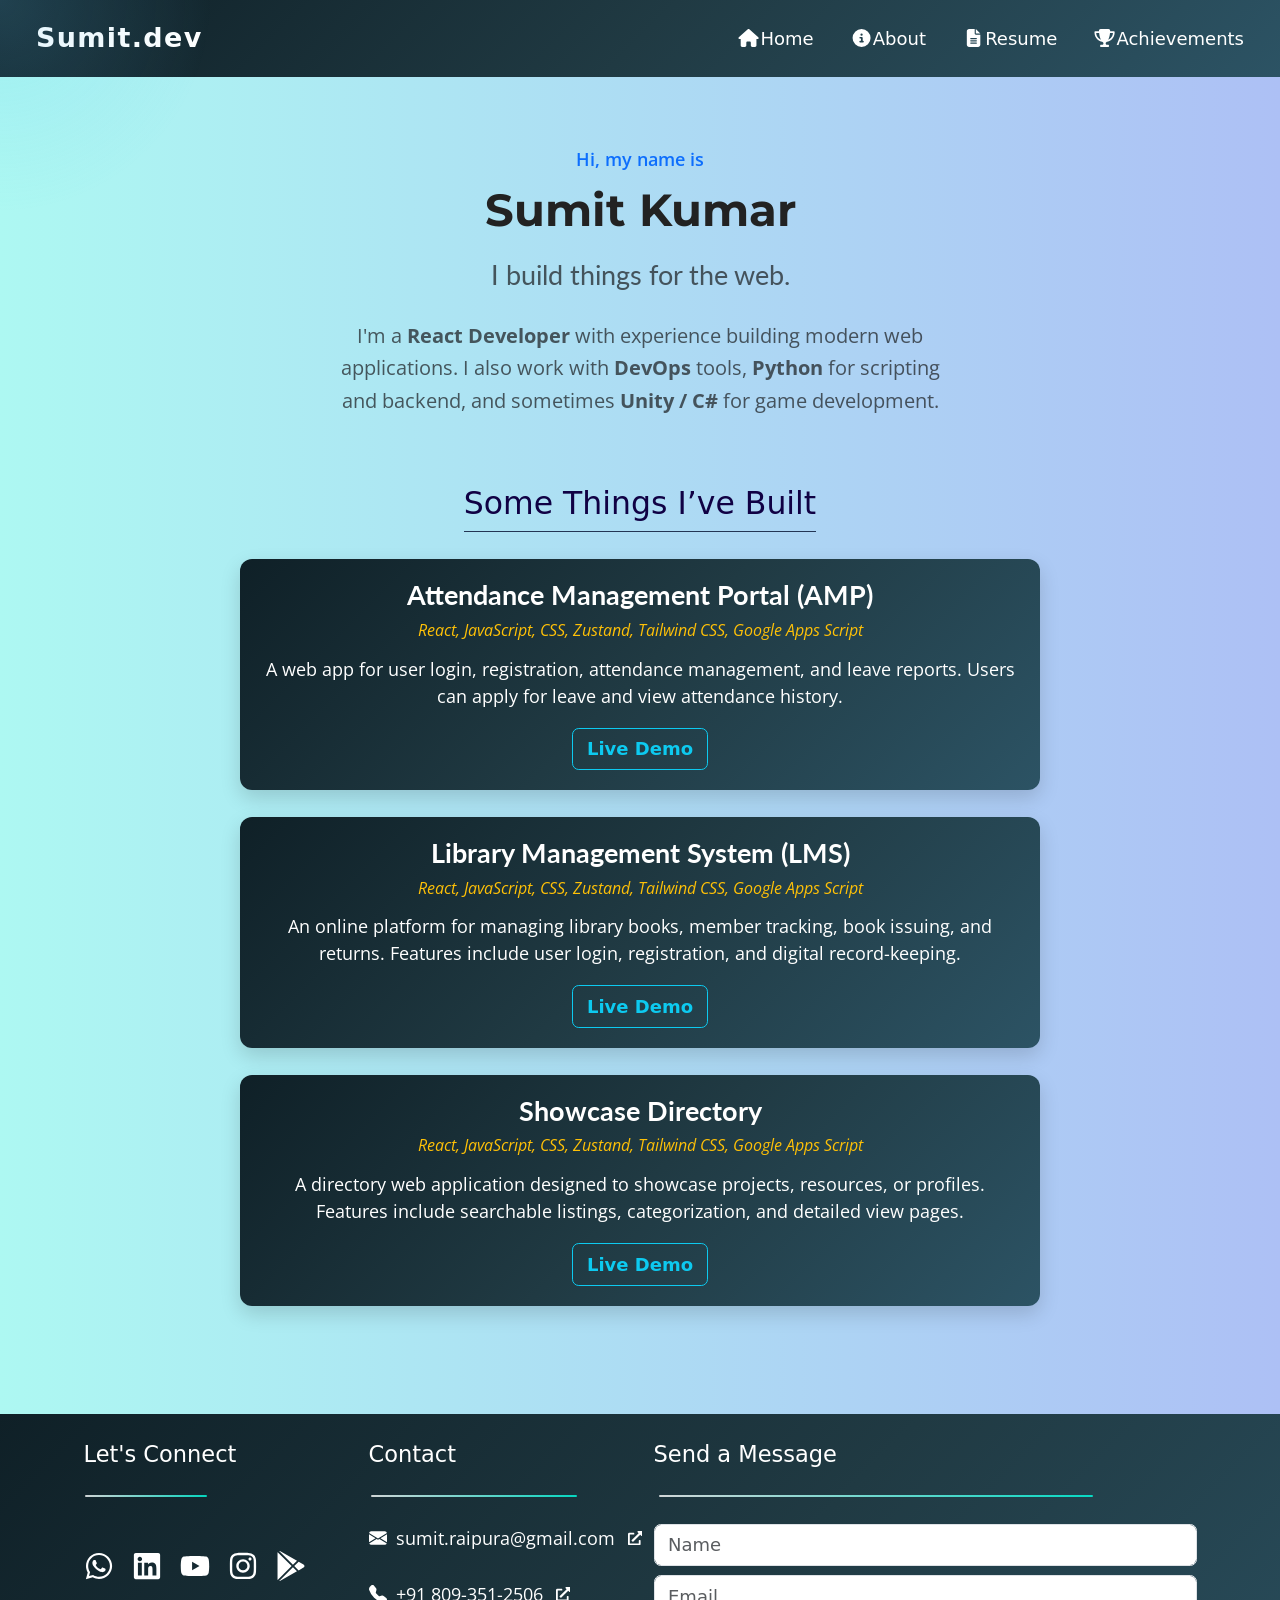
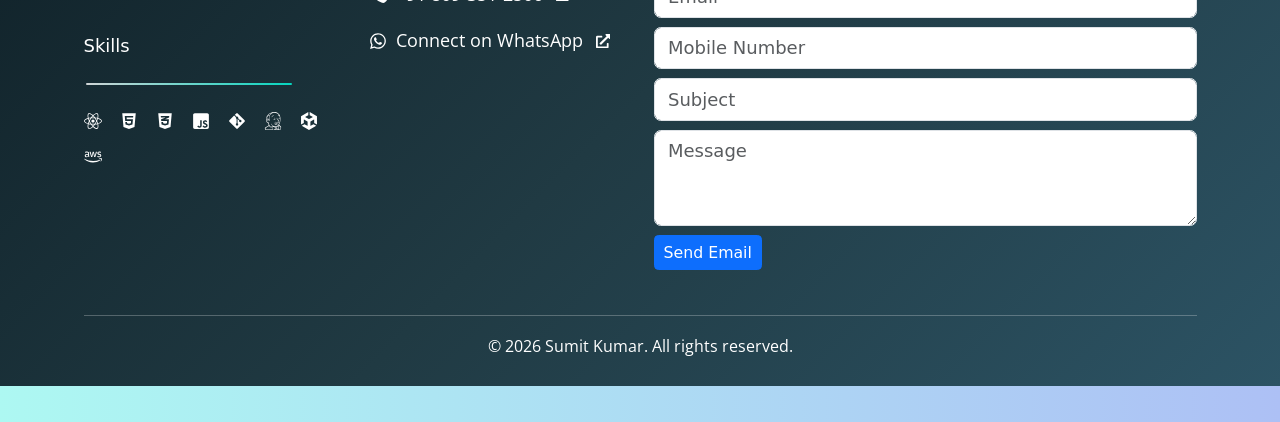
<file: index.html>
<!doctype html><html lang="en"><head><meta charset="utf-8"/><link rel="icon" href="/logo.ico"/><meta name="viewport" content="width=device-width,initial-scale=1"/><meta name="theme-color" content="#000000"/><meta name="description" content="Web site created using create-react-app"/><link rel="apple-touch-icon" href="/logo192.png"/><link rel="manifest" href="/manifest.json"/><link rel="preconnect" href="https://fonts.googleapis.com"/><link rel="preconnect" href="https://fonts.gstatic.com" crossorigin/><link href="https://fonts.googleapis.com/css2?family=DM+Sans:wght@400;700&display=swap" rel="stylesheet"/><link href="https://fonts.googleapis.com/css2?family=Lato&family=Montserrat:wght@700&family=Open+Sans&display=swap" rel="stylesheet"><title>Sumit Portfolio</title><script defer="defer" src="/static/js/main.87f1c9bd.js"></script><link href="/static/css/main.412ad372.css" rel="stylesheet"></head><body style="background:linear-gradient(to right,#adf8f2,#adc0f5)"><noscript>You need to enable JavaScript to run this app.</noscript><div id="root"></div></body></html>
</file>
<file: static/css/main.412ad372.css>
@charset "UTF-8";body{-webkit-font-smoothing:antialiased;-moz-osx-font-smoothing:grayscale;font-family:-apple-system,BlinkMacSystemFont,Segoe UI,Roboto,Oxygen,Ubuntu,Cantarell,Fira Sans,Droid Sans,Helvetica Neue,sans-serif}code{font-family:source-code-pro,Menlo,Monaco,Consolas,Courier New,monospace}body,html{font-size:18px!important}.App{text-align:center}.App-logo{height:40vmin;pointer-events:none}@media (prefers-reduced-motion:no-preference){.App-logo{animation:App-logo-spin 20s linear infinite}}.App-header{align-items:center;background-color:#282c34;color:#fff;display:flex;flex-direction:column;font-size:calc(10px + 2vmin);justify-content:center;min-height:100vh}.App-link{color:#61dafb}@keyframes App-logo-spin{0%{transform:rotate(0deg)}to{transform:rotate(1turn)}}/*!
 * Bootstrap  v5.3.8 (https://getbootstrap.com/)
 * Copyright 2011-2025 The Bootstrap Authors
 * Licensed under MIT (https://github.com/twbs/bootstrap/blob/main/LICENSE)
 */body{-webkit-tap-highlight-color:transparent}.carousel-control-next,.carousel-control-prev,.nav-link{background:0 0}:root{--color-success:green;--color-error:red;--color-warning:#d4af37;--color-info:#7fffd4;--color-white:#fff;--color-base:linear-gradient(135deg,#0f2027,#203a43,#2c5364);--color-background:#016e92}.base_color{background:linear-gradient(135deg,#0f2027,#203a43,#2c5364);background:var(--color-base);color:#fff;color:var(--color-white)}.hr{background:linear-gradient(90deg,#fff,#00ffe1);border:none;border-radius:4px;height:2px;margin:1.5rem auto 1.5rem 1%;opacity:.8;width:80%}.heading,h1{color:#222;font-family:Montserrat,sans-serif;font-size:2.5rem;font-weight:700;margin-bottom:.5em;text-align:center}.subheading,h2{color:#444;font-family:Lato,sans-serif;font-size:1.5rem;font-weight:600;margin-bottom:.75em}.content,p{color:#070707;font-family:Open Sans,sans-serif;font-size:1rem;font-weight:400;line-height:1.6;margin-bottom:1em}.text-sm{font-size:.75rem}.text-md{font-size:.9375rem}.text-lg{font-size:1.25rem}.text-muted{color:#6c757d!important}.text-success{color:green;color:var(--color-success)}.text-error{color:red;color:var(--color-error)}.text-warning{color:#d4af37;color:var(--color-warning)}.text-info{color:#7fffd4;color:var(--color-info)}.text-white{color:#fff;color:var(--color-white)}.intro-text{font-size:1.125rem;line-height:1.6;margin:0 auto;max-width:600px}.nav-link{border:none;color:inherit}.nav-link:after{background-color:currentColor;bottom:-2px}.active-underline:after,.nav-link:hover:after{width:100%}.achievement-section{margin:40px auto;max-width:900px;padding:0 20px}.achievement-grid{grid-gap:24px;display:grid;gap:24px;grid-template-columns:repeat(auto-fit,minmax(280px,1fr))}.achievement-card{background:linear-gradient(135deg,#0f2027,#203a43,#2c5364);background:var(--color-base);border-radius:12px;box-shadow:0 8px 20px #00000026;cursor:default;display:flex;flex-direction:column;overflow:hidden;transition:transform .3s ease,box-shadow .3s ease}.achievement-card:hover{box-shadow:0 12px 28px #015555cc;transform:translateY(-6px) scale(1.03)}.achievement-img{border-bottom:3px solid #7fffd4;border-bottom:3px solid var(--color-info);height:100%;object-fit:cover;width:100%}.achievement-content{color:#fff;color:var(--color-white);display:flex;flex-direction:column;height:100%;padding:20px}.achievement-title{color:#fff;color:var(--color-white);font-size:1.5rem;font-weight:700;margin:0 0 6px}.achievement-meta{color:#d4af37;color:var(--color-warning);font-size:.9rem;font-style:italic;margin:0 0 12px}.achievement-description{color:#fff;color:var(--color-white);flex-grow:1;font-size:1rem;line-height:1.5}.social-icon{color:#28e7d7;transition:transform .3s ease,color .3s ease}.social-icon:hover{color:#005a51;transform:scale(1.2)}.navbar-container{align-items:center;background:#0f2027;background:var(--color-base,#0f2027);color:#fff;display:flex;justify-content:space-between;padding:1rem 2rem;position:sticky;top:0;z-index:1000}.navbar-logo{color:var(--color-white);font-size:1.5rem;font-weight:700;letter-spacing:.05em}.navbar-links{display:flex;gap:2rem}.nav-link{color:#fff;font-weight:500;padding-bottom:4px;position:relative;transition:color .3s ease}.nav-link.active,.nav-link:hover{color:#0d0344;color:var(--color-white,#0d0344)}.nav-link:after{background:#010842;background:var(--color-white,#010842);bottom:0;content:"";height:2px;left:0;position:absolute;transition:width .3s ease-in-out;width:0}.nav-link.active:after,.nav-link:hover:after{width:100%}.navbar-toggle{cursor:pointer;display:none;font-size:1.5rem}@media screen and (max-width:768px){.navbar-links{align-items:center;background:#0f2027;background:var(--color-base,#0f2027);display:none;flex-direction:column;gap:1.5rem;left:0;padding:1.5rem 0;position:absolute;right:0;top:100%}.navbar-links.active{display:flex}.navbar-toggle{display:block}}.mouse-shadow{background:radial-gradient(circle at center,#67c9f333,#0000 60%);border-radius:50%;height:500px;pointer-events:none;position:fixed;transform:translate(-50%,-50%);transition:top .05s ease-out,left .05s ease-out;width:500px;z-index:9999}.resume-container{background:#fff;border-radius:8px;box-shadow:0 0 15px #00000026;color:#000;font-family:Segoe UI,sans-serif;margin:2rem auto;max-width:800px;padding:2rem}.resume-header{margin-bottom:1.5rem;text-align:center}.resume-header h1{font-size:2rem;font-weight:700;margin:0}.resume-header .position{color:#555;font-size:1.2rem}section{margin-bottom:2rem}h3{border-bottom:2px solid #ddd;font-size:1.2rem;margin-bottom:.5rem;padding-bottom:.3rem}.job h4{margin:.5rem 0 .2rem}.job p,.job ul{margin:.2rem 0 .5rem}.skills-list{display:flex;flex-wrap:wrap;list-style:none;padding-left:0}.skills-list li{background:#f1f1f1;border-radius:4px;font-size:.9rem;margin:4px;padding:6px 10px}.download-btn{background-color:#007bff;border-radius:5px;color:#fff;display:inline-block;font-weight:600;margin-top:20px;padding:12px 24px;text-decoration:none;transition:background-color .3s ease}.download-btn:hover{background-color:#0056b3}.contact a{color:#007bff;text-decoration:none}.contact a:hover{text-decoration:underline}:root{--toastify-color-light:#fff;--toastify-color-dark:#121212;--toastify-color-info:#3498db;--toastify-color-success:#07bc0c;--toastify-color-warning:#f1c40f;--toastify-color-error:#e74d3c;--toastify-color-transparent:#ffffffb3;--toastify-icon-color-info:var(--toastify-color-info);--toastify-icon-color-success:var(--toastify-color-success);--toastify-icon-color-warning:var(--toastify-color-warning);--toastify-icon-color-error:var(--toastify-color-error);--toastify-container-width:fit-content;--toastify-toast-width:320px;--toastify-toast-offset:16px;--toastify-toast-top:max(var(--toastify-toast-offset),env(safe-area-inset-top));--toastify-toast-right:max(var(--toastify-toast-offset),env(safe-area-inset-right));--toastify-toast-left:max(var(--toastify-toast-offset),env(safe-area-inset-left));--toastify-toast-bottom:max(var(--toastify-toast-offset),env(safe-area-inset-bottom));--toastify-toast-background:#fff;--toastify-toast-padding:14px;--toastify-toast-min-height:64px;--toastify-toast-max-height:800px;--toastify-toast-bd-radius:6px;--toastify-toast-shadow:0px 4px 12px #0000001a;--toastify-font-family:sans-serif;--toastify-z-index:9999;--toastify-text-color-light:#757575;--toastify-text-color-dark:#fff;--toastify-text-color-info:#fff;--toastify-text-color-success:#fff;--toastify-text-color-warning:#fff;--toastify-text-color-error:#fff;--toastify-spinner-color:#616161;--toastify-spinner-color-empty-area:#e0e0e0;--toastify-color-progress-light:linear-gradient(90deg,#4cd964,#5ac8fa,#007aff,#34aadc,#5856d6,#ff2d55);--toastify-color-progress-dark:#bb86fc;--toastify-color-progress-info:var(--toastify-color-info);--toastify-color-progress-success:var(--toastify-color-success);--toastify-color-progress-warning:var(--toastify-color-warning);--toastify-color-progress-error:var(--toastify-color-error);--toastify-color-progress-bgo:0.2}.Toastify__toast-container{box-sizing:border-box;color:#fff;display:flex;flex-direction:column;position:fixed;-webkit-transform:translateZ(9999);-webkit-transform:translateZ(var(--toastify-z-index));width:fit-content;width:var(--toastify-container-width);z-index:9999;z-index:var(--toastify-z-index)}.Toastify__toast-container--top-left{left:max(16px,env(safe-area-inset-left));left:var(--toastify-toast-left);top:max(16px,env(safe-area-inset-top));top:var(--toastify-toast-top)}.Toastify__toast-container--top-center{align-items:center;left:50%;top:max(16px,env(safe-area-inset-top));top:var(--toastify-toast-top);transform:translateX(-50%)}.Toastify__toast-container--top-right{align-items:end;right:max(16px,env(safe-area-inset-right));right:var(--toastify-toast-right);top:max(16px,env(safe-area-inset-top));top:var(--toastify-toast-top)}.Toastify__toast-container--bottom-left{bottom:max(16px,env(safe-area-inset-bottom));bottom:var(--toastify-toast-bottom);left:max(16px,env(safe-area-inset-left));left:var(--toastify-toast-left)}.Toastify__toast-container--bottom-center{align-items:center;bottom:max(16px,env(safe-area-inset-bottom));bottom:var(--toastify-toast-bottom);left:50%;transform:translateX(-50%)}.Toastify__toast-container--bottom-right{align-items:end;bottom:max(16px,env(safe-area-inset-bottom));bottom:var(--toastify-toast-bottom);right:max(16px,env(safe-area-inset-right));right:var(--toastify-toast-right)}.Toastify__toast{--y:0px;align-items:center;border-radius:6px;border-radius:var(--toastify-toast-bd-radius);box-shadow:0 4px 12px #0000001a;box-shadow:var(--toastify-toast-shadow);box-sizing:border-box;display:flex;flex:1 1 auto;font-family:sans-serif;font-family:var(--toastify-font-family);margin-bottom:1rem;max-height:800px;max-height:var(--toastify-toast-max-height);min-height:64px;min-height:var(--toastify-toast-min-height);padding:14px;padding:var(--toastify-toast-padding);position:relative;touch-action:none;width:320px;width:var(--toastify-toast-width);word-break:break-word;z-index:0}@media only screen and (max-width:480px){.Toastify__toast-container{left:env(safe-area-inset-left);margin:0;width:100vw}.Toastify__toast-container--top-center,.Toastify__toast-container--top-left,.Toastify__toast-container--top-right{top:env(safe-area-inset-top);transform:translateX(0)}.Toastify__toast-container--bottom-center,.Toastify__toast-container--bottom-left,.Toastify__toast-container--bottom-right{bottom:env(safe-area-inset-bottom);transform:translateX(0)}.Toastify__toast-container--rtl{left:auto;right:env(safe-area-inset-right)}.Toastify__toast{--toastify-toast-width:100%;border-radius:0;margin-bottom:0}}.Toastify__toast-container[data-stacked=true]{width:320px;width:var(--toastify-toast-width)}@media only screen and (max-width:480px){.Toastify__toast-container[data-stacked=true]{width:100vw}}.Toastify__toast--stacked{position:absolute;transform:translate3d(0,var(--y),0) scale(var(--s));transition:transform .3s;width:100%}.Toastify__toast--stacked[data-collapsed] .Toastify__close-button,.Toastify__toast--stacked[data-collapsed] .Toastify__toast-body{transition:opacity .1s}.Toastify__toast--stacked[data-collapsed=false]{overflow:visible}.Toastify__toast--stacked[data-collapsed=true]:not(:last-child)>*{opacity:0}.Toastify__toast--stacked:after{bottom:100%;content:"";height:calc(var(--g)*1px);left:0;position:absolute;right:0}.Toastify__toast--stacked[data-pos=top]{top:0}.Toastify__toast--stacked[data-pos=bot]{bottom:0}.Toastify__toast--stacked[data-pos=bot].Toastify__toast--stacked:before{transform-origin:top}.Toastify__toast--stacked[data-pos=top].Toastify__toast--stacked:before{transform-origin:bottom}.Toastify__toast--stacked:before{bottom:0;content:"";height:100%;left:0;position:absolute;right:0;transform:scaleY(3);z-index:-1}.Toastify__toast--rtl{direction:rtl}.Toastify__toast--close-on-click{cursor:pointer}.Toastify__toast-icon{display:flex;flex-shrink:0;margin-inline-end:10px;width:22px}.Toastify--animate{animation-duration:.5s;animation-fill-mode:both}.Toastify--animate-icon{animation-duration:.3s;animation-fill-mode:both}.Toastify__toast-theme--dark{background:#121212;background:var(--toastify-color-dark);color:#fff;color:var(--toastify-text-color-dark)}.Toastify__toast-theme--colored.Toastify__toast--default,.Toastify__toast-theme--light{background:#fff;background:var(--toastify-color-light);color:#757575;color:var(--toastify-text-color-light)}.Toastify__toast-theme--colored.Toastify__toast--info{background:#3498db;background:var(--toastify-color-info);color:#fff;color:var(--toastify-text-color-info)}.Toastify__toast-theme--colored.Toastify__toast--success{background:#07bc0c;background:var(--toastify-color-success);color:#fff;color:var(--toastify-text-color-success)}.Toastify__toast-theme--colored.Toastify__toast--warning{background:#f1c40f;background:var(--toastify-color-warning);color:#fff;color:var(--toastify-text-color-warning)}.Toastify__toast-theme--colored.Toastify__toast--error{background:#e74d3c;background:var(--toastify-color-error);color:#fff;color:var(--toastify-text-color-error)}.Toastify__progress-bar-theme--light{background:linear-gradient(90deg,#4cd964,#5ac8fa,#007aff,#34aadc,#5856d6,#ff2d55);background:var(--toastify-color-progress-light)}.Toastify__progress-bar-theme--dark{background:#bb86fc;background:var(--toastify-color-progress-dark)}.Toastify__progress-bar--info{background:#3498db;background:var(--toastify-color-progress-info)}.Toastify__progress-bar--success{background:#07bc0c;background:var(--toastify-color-progress-success)}.Toastify__progress-bar--warning{background:#f1c40f;background:var(--toastify-color-progress-warning)}.Toastify__progress-bar--error{background:#e74d3c;background:var(--toastify-color-progress-error)}.Toastify__progress-bar-theme--colored.Toastify__progress-bar--error,.Toastify__progress-bar-theme--colored.Toastify__progress-bar--info,.Toastify__progress-bar-theme--colored.Toastify__progress-bar--success,.Toastify__progress-bar-theme--colored.Toastify__progress-bar--warning{background:#ffffffb3;background:var(--toastify-color-transparent)}.Toastify__close-button{background:#0000;border:none;color:#fff;cursor:pointer;opacity:.7;outline:none;padding:0;position:absolute;right:6px;top:6px;transition:.3s ease;z-index:1}.Toastify__toast--rtl .Toastify__close-button{left:6px;right:auto}.Toastify__close-button--light{color:#000;opacity:.3}.Toastify__close-button>svg{fill:currentColor;height:16px;width:14px}.Toastify__close-button:focus,.Toastify__close-button:hover{opacity:1}@keyframes Toastify__trackProgress{0%{transform:scaleX(1)}to{transform:scaleX(0)}}.Toastify__progress-bar{bottom:0;height:100%;left:0;opacity:.7;position:absolute;transform-origin:left;width:100%;z-index:1}.Toastify__progress-bar--animated{animation:Toastify__trackProgress linear 1 forwards}.Toastify__progress-bar--controlled{transition:transform .2s}.Toastify__progress-bar--rtl{border-bottom-left-radius:0;left:auto;right:0;transform-origin:right}.Toastify__progress-bar--wrp{border-bottom-left-radius:6px;border-bottom-left-radius:var(--toastify-toast-bd-radius);border-bottom-right-radius:6px;border-bottom-right-radius:var(--toastify-toast-bd-radius);bottom:0;height:5px;left:0;overflow:hidden;position:absolute;width:100%}.Toastify__progress-bar--wrp[data-hidden=true]{opacity:0}.Toastify__progress-bar--bg{height:100%;opacity:.2;opacity:var(--toastify-color-progress-bgo);width:100%}.Toastify__spinner{animation:Toastify__spin .65s linear infinite;border:2px solid #e0e0e0;border-color:var(--toastify-spinner-color-empty-area);border-radius:100%;border-right-color:#616161;border-right-color:var(--toastify-spinner-color);box-sizing:border-box;height:20px;width:20px}@keyframes Toastify__bounceInRight{0%,60%,75%,90%,to{animation-timing-function:cubic-bezier(.215,.61,.355,1)}0%{opacity:0;transform:translate3d(3000px,0,0)}60%{opacity:1;transform:translate3d(-25px,0,0)}75%{transform:translate3d(10px,0,0)}90%{transform:translate3d(-5px,0,0)}to{transform:none}}@keyframes Toastify__bounceOutRight{20%{opacity:1;transform:translate3d(-20px,var(--y),0)}to{opacity:0;transform:translate3d(2000px,var(--y),0)}}@keyframes Toastify__bounceInLeft{0%,60%,75%,90%,to{animation-timing-function:cubic-bezier(.215,.61,.355,1)}0%{opacity:0;transform:translate3d(-3000px,0,0)}60%{opacity:1;transform:translate3d(25px,0,0)}75%{transform:translate3d(-10px,0,0)}90%{transform:translate3d(5px,0,0)}to{transform:none}}@keyframes Toastify__bounceOutLeft{20%{opacity:1;transform:translate3d(20px,var(--y),0)}to{opacity:0;transform:translate3d(-2000px,var(--y),0)}}@keyframes Toastify__bounceInUp{0%,60%,75%,90%,to{animation-timing-function:cubic-bezier(.215,.61,.355,1)}0%{opacity:0;transform:translate3d(0,3000px,0)}60%{opacity:1;transform:translate3d(0,-20px,0)}75%{transform:translate3d(0,10px,0)}90%{transform:translate3d(0,-5px,0)}to{transform:translateZ(0)}}@keyframes Toastify__bounceOutUp{20%{transform:translate3d(0,calc(var(--y) - 10px),0)}40%,45%{opacity:1;transform:translate3d(0,calc(var(--y) + 20px),0)}to{opacity:0;transform:translate3d(0,-2000px,0)}}@keyframes Toastify__bounceInDown{0%,60%,75%,90%,to{animation-timing-function:cubic-bezier(.215,.61,.355,1)}0%{opacity:0;transform:translate3d(0,-3000px,0)}60%{opacity:1;transform:translate3d(0,25px,0)}75%{transform:translate3d(0,-10px,0)}90%{transform:translate3d(0,5px,0)}to{transform:none}}@keyframes Toastify__bounceOutDown{20%{transform:translate3d(0,calc(var(--y) - 10px),0)}40%,45%{opacity:1;transform:translate3d(0,calc(var(--y) + 20px),0)}to{opacity:0;transform:translate3d(0,2000px,0)}}.Toastify__bounce-enter--bottom-left,.Toastify__bounce-enter--top-left{animation-name:Toastify__bounceInLeft}.Toastify__bounce-enter--bottom-right,.Toastify__bounce-enter--top-right{animation-name:Toastify__bounceInRight}.Toastify__bounce-enter--top-center{animation-name:Toastify__bounceInDown}.Toastify__bounce-enter--bottom-center{animation-name:Toastify__bounceInUp}.Toastify__bounce-exit--bottom-left,.Toastify__bounce-exit--top-left{animation-name:Toastify__bounceOutLeft}.Toastify__bounce-exit--bottom-right,.Toastify__bounce-exit--top-right{animation-name:Toastify__bounceOutRight}.Toastify__bounce-exit--top-center{animation-name:Toastify__bounceOutUp}.Toastify__bounce-exit--bottom-center{animation-name:Toastify__bounceOutDown}@keyframes Toastify__zoomIn{0%{opacity:0;transform:scale3d(.3,.3,.3)}50%{opacity:1}}@keyframes Toastify__zoomOut{0%{opacity:1}50%{opacity:0;transform:translate3d(0,var(--y),0) scale3d(.3,.3,.3)}to{opacity:0}}.Toastify__zoom-enter{animation-name:Toastify__zoomIn}.Toastify__zoom-exit{animation-name:Toastify__zoomOut}@keyframes Toastify__flipIn{0%{animation-timing-function:ease-in;opacity:0;transform:perspective(400px) rotateX(90deg)}40%{animation-timing-function:ease-in;transform:perspective(400px) rotateX(-20deg)}60%{opacity:1;transform:perspective(400px) rotateX(10deg)}80%{transform:perspective(400px) rotateX(-5deg)}to{transform:perspective(400px)}}@keyframes Toastify__flipOut{0%{transform:translate3d(0,var(--y),0) perspective(400px)}30%{opacity:1;transform:translate3d(0,var(--y),0) perspective(400px) rotateX(-20deg)}to{opacity:0;transform:translate3d(0,var(--y),0) perspective(400px) rotateX(90deg)}}.Toastify__flip-enter{animation-name:Toastify__flipIn}.Toastify__flip-exit{animation-name:Toastify__flipOut}@keyframes Toastify__slideInRight{0%{transform:translate3d(110%,0,0);visibility:visible}to{transform:translate3d(0,var(--y),0)}}@keyframes Toastify__slideInLeft{0%{transform:translate3d(-110%,0,0);visibility:visible}to{transform:translate3d(0,var(--y),0)}}@keyframes Toastify__slideInUp{0%{transform:translate3d(0,110%,0);visibility:visible}to{transform:translate3d(0,var(--y),0)}}@keyframes Toastify__slideInDown{0%{transform:translate3d(0,-110%,0);visibility:visible}to{transform:translate3d(0,var(--y),0)}}@keyframes Toastify__slideOutRight{0%{transform:translate3d(0,var(--y),0)}to{transform:translate3d(110%,var(--y),0);visibility:hidden}}@keyframes Toastify__slideOutLeft{0%{transform:translate3d(0,var(--y),0)}to{transform:translate3d(-110%,var(--y),0);visibility:hidden}}@keyframes Toastify__slideOutDown{0%{transform:translate3d(0,var(--y),0)}to{transform:translate3d(0,500px,0);visibility:hidden}}@keyframes Toastify__slideOutUp{0%{transform:translate3d(0,var(--y),0)}to{transform:translate3d(0,-500px,0);visibility:hidden}}.Toastify__slide-enter--bottom-left,.Toastify__slide-enter--top-left{animation-name:Toastify__slideInLeft}.Toastify__slide-enter--bottom-right,.Toastify__slide-enter--top-right{animation-name:Toastify__slideInRight}.Toastify__slide-enter--top-center{animation-name:Toastify__slideInDown}.Toastify__slide-enter--bottom-center{animation-name:Toastify__slideInUp}.Toastify__slide-exit--bottom-left,.Toastify__slide-exit--top-left{animation-duration:.3s;animation-name:Toastify__slideOutLeft;animation-timing-function:ease-in}.Toastify__slide-exit--bottom-right,.Toastify__slide-exit--top-right{animation-duration:.3s;animation-name:Toastify__slideOutRight;animation-timing-function:ease-in}.Toastify__slide-exit--top-center{animation-duration:.3s;animation-name:Toastify__slideOutUp;animation-timing-function:ease-in}.Toastify__slide-exit--bottom-center{animation-duration:.3s;animation-name:Toastify__slideOutDown;animation-timing-function:ease-in}@keyframes Toastify__spin{0%{transform:rotate(0deg)}to{transform:rotate(1turn)}}
/*!
 * Bootstrap  v5.3.8 (https://getbootstrap.com/)
 * Copyright 2011-2025 The Bootstrap Authors
 * Licensed under MIT (https://github.com/twbs/bootstrap/blob/main/LICENSE)
 */:root,[data-bs-theme=light]{--bs-blue:#0d6efd;--bs-indigo:#6610f2;--bs-purple:#6f42c1;--bs-pink:#d63384;--bs-red:#dc3545;--bs-orange:#fd7e14;--bs-yellow:#ffc107;--bs-green:#198754;--bs-teal:#20c997;--bs-cyan:#0dcaf0;--bs-black:#000;--bs-white:#fff;--bs-gray:#6c757d;--bs-gray-dark:#343a40;--bs-gray-100:#f8f9fa;--bs-gray-200:#e9ecef;--bs-gray-300:#dee2e6;--bs-gray-400:#ced4da;--bs-gray-500:#adb5bd;--bs-gray-600:#6c757d;--bs-gray-700:#495057;--bs-gray-800:#343a40;--bs-gray-900:#212529;--bs-primary:#0d6efd;--bs-secondary:#6c757d;--bs-success:#198754;--bs-info:#0dcaf0;--bs-warning:#ffc107;--bs-danger:#dc3545;--bs-light:#f8f9fa;--bs-dark:#212529;--bs-primary-rgb:13,110,253;--bs-secondary-rgb:108,117,125;--bs-success-rgb:25,135,84;--bs-info-rgb:13,202,240;--bs-warning-rgb:255,193,7;--bs-danger-rgb:220,53,69;--bs-light-rgb:248,249,250;--bs-dark-rgb:33,37,41;--bs-primary-text-emphasis:#052c65;--bs-secondary-text-emphasis:#2b2f32;--bs-success-text-emphasis:#0a3622;--bs-info-text-emphasis:#055160;--bs-warning-text-emphasis:#664d03;--bs-danger-text-emphasis:#58151c;--bs-light-text-emphasis:#495057;--bs-dark-text-emphasis:#495057;--bs-primary-bg-subtle:#cfe2ff;--bs-secondary-bg-subtle:#e2e3e5;--bs-success-bg-subtle:#d1e7dd;--bs-info-bg-subtle:#cff4fc;--bs-warning-bg-subtle:#fff3cd;--bs-danger-bg-subtle:#f8d7da;--bs-light-bg-subtle:#fcfcfd;--bs-dark-bg-subtle:#ced4da;--bs-primary-border-subtle:#9ec5fe;--bs-secondary-border-subtle:#c4c8cb;--bs-success-border-subtle:#a3cfbb;--bs-info-border-subtle:#9eeaf9;--bs-warning-border-subtle:#ffe69c;--bs-danger-border-subtle:#f1aeb5;--bs-light-border-subtle:#e9ecef;--bs-dark-border-subtle:#adb5bd;--bs-white-rgb:255,255,255;--bs-black-rgb:0,0,0;--bs-font-sans-serif:system-ui,-apple-system,"Segoe UI",Roboto,"Helvetica Neue","Noto Sans","Liberation Sans",Arial,sans-serif,"Apple Color Emoji","Segoe UI Emoji","Segoe UI Symbol","Noto Color Emoji";--bs-font-monospace:SFMono-Regular,Menlo,Monaco,Consolas,"Liberation Mono","Courier New",monospace;--bs-gradient:linear-gradient(180deg,#ffffff26,#fff0);--bs-body-font-family:var(--bs-font-sans-serif);--bs-body-font-size:1rem;--bs-body-font-weight:400;--bs-body-line-height:1.5;--bs-body-color:#212529;--bs-body-color-rgb:33,37,41;--bs-body-bg:#fff;--bs-body-bg-rgb:255,255,255;--bs-emphasis-color:#000;--bs-emphasis-color-rgb:0,0,0;--bs-secondary-color:#212529bf;--bs-secondary-color-rgb:33,37,41;--bs-secondary-bg:#e9ecef;--bs-secondary-bg-rgb:233,236,239;--bs-tertiary-color:#21252980;--bs-tertiary-color-rgb:33,37,41;--bs-tertiary-bg:#f8f9fa;--bs-tertiary-bg-rgb:248,249,250;--bs-heading-color:inherit;--bs-link-color:#0d6efd;--bs-link-color-rgb:13,110,253;--bs-link-decoration:underline;--bs-link-hover-color:#0a58ca;--bs-link-hover-color-rgb:10,88,202;--bs-code-color:#d63384;--bs-highlight-color:#212529;--bs-highlight-bg:#fff3cd;--bs-border-width:1px;--bs-border-style:solid;--bs-border-color:#dee2e6;--bs-border-color-translucent:rgba(0,0,0,.175);--bs-border-radius:0.375rem;--bs-border-radius-sm:0.25rem;--bs-border-radius-lg:0.5rem;--bs-border-radius-xl:1rem;--bs-border-radius-xxl:2rem;--bs-border-radius-2xl:var(--bs-border-radius-xxl);--bs-border-radius-pill:50rem;--bs-box-shadow:0 0.5rem 1rem #00000026;--bs-box-shadow-sm:0 0.125rem 0.25rem rgba(0,0,0,.075);--bs-box-shadow-lg:0 1rem 3rem rgba(0,0,0,.175);--bs-box-shadow-inset:inset 0 1px 2px rgba(0,0,0,.075);--bs-focus-ring-width:0.25rem;--bs-focus-ring-opacity:0.25;--bs-focus-ring-color:#0d6efd40;--bs-form-valid-color:#198754;--bs-form-valid-border-color:#198754;--bs-form-invalid-color:#dc3545;--bs-form-invalid-border-color:#dc3545}[data-bs-theme=dark]{--bs-body-color:#dee2e6;--bs-body-color-rgb:222,226,230;--bs-body-bg:#212529;--bs-body-bg-rgb:33,37,41;--bs-emphasis-color:#fff;--bs-emphasis-color-rgb:255,255,255;--bs-secondary-color:#dee2e6bf;--bs-secondary-color-rgb:222,226,230;--bs-secondary-bg:#343a40;--bs-secondary-bg-rgb:52,58,64;--bs-tertiary-color:#dee2e680;--bs-tertiary-color-rgb:222,226,230;--bs-tertiary-bg:#2b3035;--bs-tertiary-bg-rgb:43,48,53;--bs-primary-text-emphasis:#6ea8fe;--bs-secondary-text-emphasis:#a7acb1;--bs-success-text-emphasis:#75b798;--bs-info-text-emphasis:#6edff6;--bs-warning-text-emphasis:#ffda6a;--bs-danger-text-emphasis:#ea868f;--bs-light-text-emphasis:#f8f9fa;--bs-dark-text-emphasis:#dee2e6;--bs-primary-bg-subtle:#031633;--bs-secondary-bg-subtle:#161719;--bs-success-bg-subtle:#051b11;--bs-info-bg-subtle:#032830;--bs-warning-bg-subtle:#332701;--bs-danger-bg-subtle:#2c0b0e;--bs-light-bg-subtle:#343a40;--bs-dark-bg-subtle:#1a1d20;--bs-primary-border-subtle:#084298;--bs-secondary-border-subtle:#41464b;--bs-success-border-subtle:#0f5132;--bs-info-border-subtle:#087990;--bs-warning-border-subtle:#997404;--bs-danger-border-subtle:#842029;--bs-light-border-subtle:#495057;--bs-dark-border-subtle:#343a40;--bs-heading-color:inherit;--bs-link-color:#6ea8fe;--bs-link-hover-color:#8bb9fe;--bs-link-color-rgb:110,168,254;--bs-link-hover-color-rgb:139,185,254;--bs-code-color:#e685b5;--bs-highlight-color:#dee2e6;--bs-highlight-bg:#664d03;--bs-border-color:#495057;--bs-border-color-translucent:#ffffff26;--bs-form-valid-color:#75b798;--bs-form-valid-border-color:#75b798;--bs-form-invalid-color:#ea868f;--bs-form-invalid-border-color:#ea868f;color-scheme:dark}*,:after,:before{box-sizing:border-box}@media (prefers-reduced-motion:no-preference){:root{scroll-behavior:smooth}}body{-webkit-text-size-adjust:100%;-webkit-tap-highlight-color:rgba(0,0,0,0);background-color:#fff;background-color:var(--bs-body-bg);color:#212529;color:var(--bs-body-color);font-family:system-ui,-apple-system,Segoe UI,Roboto,Helvetica Neue,Noto Sans,Liberation Sans,Arial,sans-serif,Apple Color Emoji,Segoe UI Emoji,Segoe UI Symbol,Noto Color Emoji;font-family:var(--bs-body-font-family);font-size:1rem;font-size:var(--bs-body-font-size);font-weight:400;font-weight:var(--bs-body-font-weight);line-height:1.5;line-height:var(--bs-body-line-height);margin:0;text-align:var(--bs-body-text-align)}hr{border:0;border-top:1px solid;border-top:var(--bs-border-width) solid;color:inherit;margin:1rem 0;opacity:.25}.h1,.h2,.h3,.h4,.h5,.h6,h1,h2,h3,h4,h5,h6{color:inherit;color:var(--bs-heading-color);font-weight:500;line-height:1.2;margin-bottom:.5rem;margin-top:0}.h1,h1{font-size:calc(1.375rem + 1.5vw)}@media (min-width:1200px){.h1,h1{font-size:2.5rem}}.h2,h2{font-size:calc(1.325rem + .9vw)}@media (min-width:1200px){.h2,h2{font-size:2rem}}.h3,h3{font-size:calc(1.3rem + .6vw)}@media (min-width:1200px){.h3,h3{font-size:1.75rem}}.h4,h4{font-size:calc(1.275rem + .3vw)}@media (min-width:1200px){.h4,h4{font-size:1.5rem}}.h5,h5{font-size:1.25rem}.h6,h6{font-size:1rem}p{margin-bottom:1rem;margin-top:0}abbr[title]{cursor:help;-webkit-text-decoration:underline dotted;text-decoration:underline dotted;-webkit-text-decoration-skip-ink:none;text-decoration-skip-ink:none}address{font-style:normal;line-height:inherit;margin-bottom:1rem}ol,ul{padding-left:2rem}dl,ol,ul{margin-bottom:1rem;margin-top:0}ol ol,ol ul,ul ol,ul ul{margin-bottom:0}dt{font-weight:700}dd{margin-bottom:.5rem;margin-left:0}blockquote{margin:0 0 1rem}b,strong{font-weight:bolder}.small,small{font-size:.875em}.mark,mark{background-color:#fff3cd;background-color:var(--bs-highlight-bg);color:#212529;color:var(--bs-highlight-color);padding:.1875em}sub,sup{font-size:.75em;line-height:0;position:relative;vertical-align:initial}sub{bottom:-.25em}sup{top:-.5em}a{color:#0d6efd;color:rgba(var(--bs-link-color-rgb),var(--bs-link-opacity,1));text-decoration:underline}a:hover{--bs-link-color-rgb:var(--bs-link-hover-color-rgb)}a:not([href]):not([class]),a:not([href]):not([class]):hover{color:inherit;text-decoration:none}code,kbd,pre,samp{font-family:SFMono-Regular,Menlo,Monaco,Consolas,Liberation Mono,Courier New,monospace;font-family:var(--bs-font-monospace);font-size:1em}pre{display:block;font-size:.875em;margin-bottom:1rem;margin-top:0;overflow:auto}pre code{color:inherit;font-size:inherit;word-break:normal}code{word-wrap:break-word;color:#d63384;color:var(--bs-code-color);font-size:.875em}a>code{color:inherit}kbd{background-color:#212529;background-color:var(--bs-body-color);border-radius:.25rem;color:#fff;color:var(--bs-body-bg);font-size:.875em;padding:.1875rem .375rem}kbd kbd{font-size:1em;padding:0}figure{margin:0 0 1rem}img,svg{vertical-align:middle}table{border-collapse:collapse;caption-side:bottom}caption{color:#212529bf;color:var(--bs-secondary-color);padding-bottom:.5rem;padding-top:.5rem;text-align:left}th{text-align:inherit;text-align:-webkit-match-parent}tbody,td,tfoot,th,thead,tr{border:0 solid;border-color:inherit}label{display:inline-block}button{border-radius:0}button:focus:not(:focus-visible){outline:0}button,input,optgroup,select,textarea{font-family:inherit;font-size:inherit;line-height:inherit;margin:0}button,select{text-transform:none}[role=button]{cursor:pointer}select{word-wrap:normal}select:disabled{opacity:1}[list]:not([type=date]):not([type=datetime-local]):not([type=month]):not([type=week]):not([type=time])::-webkit-calendar-picker-indicator{display:none!important}[type=button],[type=reset],[type=submit],button{-webkit-appearance:button}[type=button]:not(:disabled),[type=reset]:not(:disabled),[type=submit]:not(:disabled),button:not(:disabled){cursor:pointer}::-moz-focus-inner{border-style:none;padding:0}textarea{resize:vertical}fieldset{border:0;margin:0;min-width:0;padding:0}legend{float:left;font-size:calc(1.275rem + .3vw);line-height:inherit;margin-bottom:.5rem;padding:0;width:100%}@media (min-width:1200px){legend{font-size:1.5rem}}legend+*{clear:left}::-webkit-datetime-edit-day-field,::-webkit-datetime-edit-fields-wrapper,::-webkit-datetime-edit-hour-field,::-webkit-datetime-edit-minute,::-webkit-datetime-edit-month-field,::-webkit-datetime-edit-text,::-webkit-datetime-edit-year-field{padding:0}::-webkit-inner-spin-button{height:auto}[type=search]{-webkit-appearance:textfield;outline-offset:-2px}[type=search]::-webkit-search-cancel-button{cursor:pointer;filter:grayscale(1)}::-webkit-search-decoration{-webkit-appearance:none}::-webkit-color-swatch-wrapper{padding:0}::file-selector-button{-webkit-appearance:button;font:inherit}output{display:inline-block}iframe{border:0}summary{cursor:pointer;display:list-item}progress{vertical-align:initial}[hidden]{display:none!important}.lead{font-size:1.25rem;font-weight:300}.display-1{font-size:calc(1.625rem + 4.5vw);font-weight:300;line-height:1.2}@media (min-width:1200px){.display-1{font-size:5rem}}.display-2{font-size:calc(1.575rem + 3.9vw);font-weight:300;line-height:1.2}@media (min-width:1200px){.display-2{font-size:4.5rem}}.display-3{font-size:calc(1.525rem + 3.3vw);font-weight:300;line-height:1.2}@media (min-width:1200px){.display-3{font-size:4rem}}.display-4{font-size:calc(1.475rem + 2.7vw);font-weight:300;line-height:1.2}@media (min-width:1200px){.display-4{font-size:3.5rem}}.display-5{font-size:calc(1.425rem + 2.1vw);font-weight:300;line-height:1.2}@media (min-width:1200px){.display-5{font-size:3rem}}.display-6{font-size:calc(1.375rem + 1.5vw);font-weight:300;line-height:1.2}@media (min-width:1200px){.display-6{font-size:2.5rem}}.list-inline,.list-unstyled{list-style:none;padding-left:0}.list-inline-item{display:inline-block}.list-inline-item:not(:last-child){margin-right:.5rem}.initialism{font-size:.875em;text-transform:uppercase}.blockquote{font-size:1.25rem;margin-bottom:1rem}.blockquote>:last-child{margin-bottom:0}.blockquote-footer{color:#6c757d;font-size:.875em;margin-bottom:1rem;margin-top:-1rem}.blockquote-footer:before{content:"— "}.img-fluid,.img-thumbnail{height:auto;max-width:100%}.img-thumbnail{background-color:#fff;background-color:var(--bs-body-bg);border:1px solid #dee2e6;border:var(--bs-border-width) solid var(--bs-border-color);border-radius:.375rem;border-radius:var(--bs-border-radius);padding:.25rem}.figure{display:inline-block}.figure-img{line-height:1;margin-bottom:.5rem}.figure-caption{color:#212529bf;color:var(--bs-secondary-color);font-size:.875em}.container,.container-fluid,.container-lg,.container-md,.container-sm,.container-xl,.container-xxl{--bs-gutter-x:1.5rem;--bs-gutter-y:0;margin-left:auto;margin-right:auto;padding-left:calc(var(--bs-gutter-x)*.5);padding-right:calc(var(--bs-gutter-x)*.5);width:100%}@media (min-width:576px){.container,.container-sm{max-width:540px}}@media (min-width:768px){.container,.container-md,.container-sm{max-width:720px}}@media (min-width:992px){.container,.container-lg,.container-md,.container-sm{max-width:960px}}@media (min-width:1200px){.container,.container-lg,.container-md,.container-sm,.container-xl{max-width:1140px}}@media (min-width:1400px){.container,.container-lg,.container-md,.container-sm,.container-xl,.container-xxl{max-width:1320px}}:root{--bs-breakpoint-xs:0;--bs-breakpoint-sm:576px;--bs-breakpoint-md:768px;--bs-breakpoint-lg:992px;--bs-breakpoint-xl:1200px;--bs-breakpoint-xxl:1400px}.row{--bs-gutter-x:1.5rem;--bs-gutter-y:0;display:flex;flex-wrap:wrap;margin-left:calc(var(--bs-gutter-x)*-.5);margin-right:calc(var(--bs-gutter-x)*-.5);margin-top:calc(var(--bs-gutter-y)*-1)}.row>*{flex-shrink:0;margin-top:var(--bs-gutter-y);max-width:100%;padding-left:calc(var(--bs-gutter-x)*.5);padding-right:calc(var(--bs-gutter-x)*.5);width:100%}.col{flex:1 0}.row-cols-auto>*{flex:0 0 auto;width:auto}.row-cols-1>*{flex:0 0 auto;width:100%}.row-cols-2>*{flex:0 0 auto;width:50%}.row-cols-3>*{flex:0 0 auto;width:33.33333333%}.row-cols-4>*{flex:0 0 auto;width:25%}.row-cols-5>*{flex:0 0 auto;width:20%}.row-cols-6>*{flex:0 0 auto;width:16.66666667%}.col-auto{flex:0 0 auto;width:auto}.col-1{flex:0 0 auto;width:8.33333333%}.col-2{flex:0 0 auto;width:16.66666667%}.col-3{flex:0 0 auto;width:25%}.col-4{flex:0 0 auto;width:33.33333333%}.col-5{flex:0 0 auto;width:41.66666667%}.col-6{flex:0 0 auto;width:50%}.col-7{flex:0 0 auto;width:58.33333333%}.col-8{flex:0 0 auto;width:66.66666667%}.col-9{flex:0 0 auto;width:75%}.col-10{flex:0 0 auto;width:83.33333333%}.col-11{flex:0 0 auto;width:91.66666667%}.col-12{flex:0 0 auto;width:100%}.offset-1{margin-left:8.33333333%}.offset-2{margin-left:16.66666667%}.offset-3{margin-left:25%}.offset-4{margin-left:33.33333333%}.offset-5{margin-left:41.66666667%}.offset-6{margin-left:50%}.offset-7{margin-left:58.33333333%}.offset-8{margin-left:66.66666667%}.offset-9{margin-left:75%}.offset-10{margin-left:83.33333333%}.offset-11{margin-left:91.66666667%}.g-0,.gx-0{--bs-gutter-x:0}.g-0,.gy-0{--bs-gutter-y:0}.g-1,.gx-1{--bs-gutter-x:0.25rem}.g-1,.gy-1{--bs-gutter-y:0.25rem}.g-2,.gx-2{--bs-gutter-x:0.5rem}.g-2,.gy-2{--bs-gutter-y:0.5rem}.g-3,.gx-3{--bs-gutter-x:1rem}.g-3,.gy-3{--bs-gutter-y:1rem}.g-4,.gx-4{--bs-gutter-x:1.5rem}.g-4,.gy-4{--bs-gutter-y:1.5rem}.g-5,.gx-5{--bs-gutter-x:3rem}.g-5,.gy-5{--bs-gutter-y:3rem}@media (min-width:576px){.col-sm{flex:1 0}.row-cols-sm-auto>*{flex:0 0 auto;width:auto}.row-cols-sm-1>*{flex:0 0 auto;width:100%}.row-cols-sm-2>*{flex:0 0 auto;width:50%}.row-cols-sm-3>*{flex:0 0 auto;width:33.33333333%}.row-cols-sm-4>*{flex:0 0 auto;width:25%}.row-cols-sm-5>*{flex:0 0 auto;width:20%}.row-cols-sm-6>*{flex:0 0 auto;width:16.66666667%}.col-sm-auto{flex:0 0 auto;width:auto}.col-sm-1{flex:0 0 auto;width:8.33333333%}.col-sm-2{flex:0 0 auto;width:16.66666667%}.col-sm-3{flex:0 0 auto;width:25%}.col-sm-4{flex:0 0 auto;width:33.33333333%}.col-sm-5{flex:0 0 auto;width:41.66666667%}.col-sm-6{flex:0 0 auto;width:50%}.col-sm-7{flex:0 0 auto;width:58.33333333%}.col-sm-8{flex:0 0 auto;width:66.66666667%}.col-sm-9{flex:0 0 auto;width:75%}.col-sm-10{flex:0 0 auto;width:83.33333333%}.col-sm-11{flex:0 0 auto;width:91.66666667%}.col-sm-12{flex:0 0 auto;width:100%}.offset-sm-0{margin-left:0}.offset-sm-1{margin-left:8.33333333%}.offset-sm-2{margin-left:16.66666667%}.offset-sm-3{margin-left:25%}.offset-sm-4{margin-left:33.33333333%}.offset-sm-5{margin-left:41.66666667%}.offset-sm-6{margin-left:50%}.offset-sm-7{margin-left:58.33333333%}.offset-sm-8{margin-left:66.66666667%}.offset-sm-9{margin-left:75%}.offset-sm-10{margin-left:83.33333333%}.offset-sm-11{margin-left:91.66666667%}.g-sm-0,.gx-sm-0{--bs-gutter-x:0}.g-sm-0,.gy-sm-0{--bs-gutter-y:0}.g-sm-1,.gx-sm-1{--bs-gutter-x:0.25rem}.g-sm-1,.gy-sm-1{--bs-gutter-y:0.25rem}.g-sm-2,.gx-sm-2{--bs-gutter-x:0.5rem}.g-sm-2,.gy-sm-2{--bs-gutter-y:0.5rem}.g-sm-3,.gx-sm-3{--bs-gutter-x:1rem}.g-sm-3,.gy-sm-3{--bs-gutter-y:1rem}.g-sm-4,.gx-sm-4{--bs-gutter-x:1.5rem}.g-sm-4,.gy-sm-4{--bs-gutter-y:1.5rem}.g-sm-5,.gx-sm-5{--bs-gutter-x:3rem}.g-sm-5,.gy-sm-5{--bs-gutter-y:3rem}}@media (min-width:768px){.col-md{flex:1 0}.row-cols-md-auto>*{flex:0 0 auto;width:auto}.row-cols-md-1>*{flex:0 0 auto;width:100%}.row-cols-md-2>*{flex:0 0 auto;width:50%}.row-cols-md-3>*{flex:0 0 auto;width:33.33333333%}.row-cols-md-4>*{flex:0 0 auto;width:25%}.row-cols-md-5>*{flex:0 0 auto;width:20%}.row-cols-md-6>*{flex:0 0 auto;width:16.66666667%}.col-md-auto{flex:0 0 auto;width:auto}.col-md-1{flex:0 0 auto;width:8.33333333%}.col-md-2{flex:0 0 auto;width:16.66666667%}.col-md-3{flex:0 0 auto;width:25%}.col-md-4{flex:0 0 auto;width:33.33333333%}.col-md-5{flex:0 0 auto;width:41.66666667%}.col-md-6{flex:0 0 auto;width:50%}.col-md-7{flex:0 0 auto;width:58.33333333%}.col-md-8{flex:0 0 auto;width:66.66666667%}.col-md-9{flex:0 0 auto;width:75%}.col-md-10{flex:0 0 auto;width:83.33333333%}.col-md-11{flex:0 0 auto;width:91.66666667%}.col-md-12{flex:0 0 auto;width:100%}.offset-md-0{margin-left:0}.offset-md-1{margin-left:8.33333333%}.offset-md-2{margin-left:16.66666667%}.offset-md-3{margin-left:25%}.offset-md-4{margin-left:33.33333333%}.offset-md-5{margin-left:41.66666667%}.offset-md-6{margin-left:50%}.offset-md-7{margin-left:58.33333333%}.offset-md-8{margin-left:66.66666667%}.offset-md-9{margin-left:75%}.offset-md-10{margin-left:83.33333333%}.offset-md-11{margin-left:91.66666667%}.g-md-0,.gx-md-0{--bs-gutter-x:0}.g-md-0,.gy-md-0{--bs-gutter-y:0}.g-md-1,.gx-md-1{--bs-gutter-x:0.25rem}.g-md-1,.gy-md-1{--bs-gutter-y:0.25rem}.g-md-2,.gx-md-2{--bs-gutter-x:0.5rem}.g-md-2,.gy-md-2{--bs-gutter-y:0.5rem}.g-md-3,.gx-md-3{--bs-gutter-x:1rem}.g-md-3,.gy-md-3{--bs-gutter-y:1rem}.g-md-4,.gx-md-4{--bs-gutter-x:1.5rem}.g-md-4,.gy-md-4{--bs-gutter-y:1.5rem}.g-md-5,.gx-md-5{--bs-gutter-x:3rem}.g-md-5,.gy-md-5{--bs-gutter-y:3rem}}@media (min-width:992px){.col-lg{flex:1 0}.row-cols-lg-auto>*{flex:0 0 auto;width:auto}.row-cols-lg-1>*{flex:0 0 auto;width:100%}.row-cols-lg-2>*{flex:0 0 auto;width:50%}.row-cols-lg-3>*{flex:0 0 auto;width:33.33333333%}.row-cols-lg-4>*{flex:0 0 auto;width:25%}.row-cols-lg-5>*{flex:0 0 auto;width:20%}.row-cols-lg-6>*{flex:0 0 auto;width:16.66666667%}.col-lg-auto{flex:0 0 auto;width:auto}.col-lg-1{flex:0 0 auto;width:8.33333333%}.col-lg-2{flex:0 0 auto;width:16.66666667%}.col-lg-3{flex:0 0 auto;width:25%}.col-lg-4{flex:0 0 auto;width:33.33333333%}.col-lg-5{flex:0 0 auto;width:41.66666667%}.col-lg-6{flex:0 0 auto;width:50%}.col-lg-7{flex:0 0 auto;width:58.33333333%}.col-lg-8{flex:0 0 auto;width:66.66666667%}.col-lg-9{flex:0 0 auto;width:75%}.col-lg-10{flex:0 0 auto;width:83.33333333%}.col-lg-11{flex:0 0 auto;width:91.66666667%}.col-lg-12{flex:0 0 auto;width:100%}.offset-lg-0{margin-left:0}.offset-lg-1{margin-left:8.33333333%}.offset-lg-2{margin-left:16.66666667%}.offset-lg-3{margin-left:25%}.offset-lg-4{margin-left:33.33333333%}.offset-lg-5{margin-left:41.66666667%}.offset-lg-6{margin-left:50%}.offset-lg-7{margin-left:58.33333333%}.offset-lg-8{margin-left:66.66666667%}.offset-lg-9{margin-left:75%}.offset-lg-10{margin-left:83.33333333%}.offset-lg-11{margin-left:91.66666667%}.g-lg-0,.gx-lg-0{--bs-gutter-x:0}.g-lg-0,.gy-lg-0{--bs-gutter-y:0}.g-lg-1,.gx-lg-1{--bs-gutter-x:0.25rem}.g-lg-1,.gy-lg-1{--bs-gutter-y:0.25rem}.g-lg-2,.gx-lg-2{--bs-gutter-x:0.5rem}.g-lg-2,.gy-lg-2{--bs-gutter-y:0.5rem}.g-lg-3,.gx-lg-3{--bs-gutter-x:1rem}.g-lg-3,.gy-lg-3{--bs-gutter-y:1rem}.g-lg-4,.gx-lg-4{--bs-gutter-x:1.5rem}.g-lg-4,.gy-lg-4{--bs-gutter-y:1.5rem}.g-lg-5,.gx-lg-5{--bs-gutter-x:3rem}.g-lg-5,.gy-lg-5{--bs-gutter-y:3rem}}@media (min-width:1200px){.col-xl{flex:1 0}.row-cols-xl-auto>*{flex:0 0 auto;width:auto}.row-cols-xl-1>*{flex:0 0 auto;width:100%}.row-cols-xl-2>*{flex:0 0 auto;width:50%}.row-cols-xl-3>*{flex:0 0 auto;width:33.33333333%}.row-cols-xl-4>*{flex:0 0 auto;width:25%}.row-cols-xl-5>*{flex:0 0 auto;width:20%}.row-cols-xl-6>*{flex:0 0 auto;width:16.66666667%}.col-xl-auto{flex:0 0 auto;width:auto}.col-xl-1{flex:0 0 auto;width:8.33333333%}.col-xl-2{flex:0 0 auto;width:16.66666667%}.col-xl-3{flex:0 0 auto;width:25%}.col-xl-4{flex:0 0 auto;width:33.33333333%}.col-xl-5{flex:0 0 auto;width:41.66666667%}.col-xl-6{flex:0 0 auto;width:50%}.col-xl-7{flex:0 0 auto;width:58.33333333%}.col-xl-8{flex:0 0 auto;width:66.66666667%}.col-xl-9{flex:0 0 auto;width:75%}.col-xl-10{flex:0 0 auto;width:83.33333333%}.col-xl-11{flex:0 0 auto;width:91.66666667%}.col-xl-12{flex:0 0 auto;width:100%}.offset-xl-0{margin-left:0}.offset-xl-1{margin-left:8.33333333%}.offset-xl-2{margin-left:16.66666667%}.offset-xl-3{margin-left:25%}.offset-xl-4{margin-left:33.33333333%}.offset-xl-5{margin-left:41.66666667%}.offset-xl-6{margin-left:50%}.offset-xl-7{margin-left:58.33333333%}.offset-xl-8{margin-left:66.66666667%}.offset-xl-9{margin-left:75%}.offset-xl-10{margin-left:83.33333333%}.offset-xl-11{margin-left:91.66666667%}.g-xl-0,.gx-xl-0{--bs-gutter-x:0}.g-xl-0,.gy-xl-0{--bs-gutter-y:0}.g-xl-1,.gx-xl-1{--bs-gutter-x:0.25rem}.g-xl-1,.gy-xl-1{--bs-gutter-y:0.25rem}.g-xl-2,.gx-xl-2{--bs-gutter-x:0.5rem}.g-xl-2,.gy-xl-2{--bs-gutter-y:0.5rem}.g-xl-3,.gx-xl-3{--bs-gutter-x:1rem}.g-xl-3,.gy-xl-3{--bs-gutter-y:1rem}.g-xl-4,.gx-xl-4{--bs-gutter-x:1.5rem}.g-xl-4,.gy-xl-4{--bs-gutter-y:1.5rem}.g-xl-5,.gx-xl-5{--bs-gutter-x:3rem}.g-xl-5,.gy-xl-5{--bs-gutter-y:3rem}}@media (min-width:1400px){.col-xxl{flex:1 0}.row-cols-xxl-auto>*{flex:0 0 auto;width:auto}.row-cols-xxl-1>*{flex:0 0 auto;width:100%}.row-cols-xxl-2>*{flex:0 0 auto;width:50%}.row-cols-xxl-3>*{flex:0 0 auto;width:33.33333333%}.row-cols-xxl-4>*{flex:0 0 auto;width:25%}.row-cols-xxl-5>*{flex:0 0 auto;width:20%}.row-cols-xxl-6>*{flex:0 0 auto;width:16.66666667%}.col-xxl-auto{flex:0 0 auto;width:auto}.col-xxl-1{flex:0 0 auto;width:8.33333333%}.col-xxl-2{flex:0 0 auto;width:16.66666667%}.col-xxl-3{flex:0 0 auto;width:25%}.col-xxl-4{flex:0 0 auto;width:33.33333333%}.col-xxl-5{flex:0 0 auto;width:41.66666667%}.col-xxl-6{flex:0 0 auto;width:50%}.col-xxl-7{flex:0 0 auto;width:58.33333333%}.col-xxl-8{flex:0 0 auto;width:66.66666667%}.col-xxl-9{flex:0 0 auto;width:75%}.col-xxl-10{flex:0 0 auto;width:83.33333333%}.col-xxl-11{flex:0 0 auto;width:91.66666667%}.col-xxl-12{flex:0 0 auto;width:100%}.offset-xxl-0{margin-left:0}.offset-xxl-1{margin-left:8.33333333%}.offset-xxl-2{margin-left:16.66666667%}.offset-xxl-3{margin-left:25%}.offset-xxl-4{margin-left:33.33333333%}.offset-xxl-5{margin-left:41.66666667%}.offset-xxl-6{margin-left:50%}.offset-xxl-7{margin-left:58.33333333%}.offset-xxl-8{margin-left:66.66666667%}.offset-xxl-9{margin-left:75%}.offset-xxl-10{margin-left:83.33333333%}.offset-xxl-11{margin-left:91.66666667%}.g-xxl-0,.gx-xxl-0{--bs-gutter-x:0}.g-xxl-0,.gy-xxl-0{--bs-gutter-y:0}.g-xxl-1,.gx-xxl-1{--bs-gutter-x:0.25rem}.g-xxl-1,.gy-xxl-1{--bs-gutter-y:0.25rem}.g-xxl-2,.gx-xxl-2{--bs-gutter-x:0.5rem}.g-xxl-2,.gy-xxl-2{--bs-gutter-y:0.5rem}.g-xxl-3,.gx-xxl-3{--bs-gutter-x:1rem}.g-xxl-3,.gy-xxl-3{--bs-gutter-y:1rem}.g-xxl-4,.gx-xxl-4{--bs-gutter-x:1.5rem}.g-xxl-4,.gy-xxl-4{--bs-gutter-y:1.5rem}.g-xxl-5,.gx-xxl-5{--bs-gutter-x:3rem}.g-xxl-5,.gy-xxl-5{--bs-gutter-y:3rem}}.table{--bs-table-color-type:initial;--bs-table-bg-type:initial;--bs-table-color-state:initial;--bs-table-bg-state:initial;--bs-table-color:var(--bs-emphasis-color);--bs-table-bg:var(--bs-body-bg);--bs-table-border-color:var(--bs-border-color);--bs-table-accent-bg:#0000;--bs-table-striped-color:var(--bs-emphasis-color);--bs-table-striped-bg:rgba(var(--bs-emphasis-color-rgb),0.05);--bs-table-active-color:var(--bs-emphasis-color);--bs-table-active-bg:rgba(var(--bs-emphasis-color-rgb),0.1);--bs-table-hover-color:var(--bs-emphasis-color);--bs-table-hover-bg:rgba(var(--bs-emphasis-color-rgb),0.075);border-color:var(--bs-table-border-color);margin-bottom:1rem;vertical-align:top;width:100%}.table>:not(caption)>*>*{background-color:var(--bs-table-bg);border-bottom-width:1px;border-bottom-width:var(--bs-border-width);box-shadow:inset 0 0 0 9999px var(--bs-table-accent-bg);box-shadow:inset 0 0 0 9999px var(--bs-table-bg-state,var(--bs-table-bg-type,var(--bs-table-accent-bg)));color:var(--bs-table-color);color:var(--bs-table-color-state,var(--bs-table-color-type,var(--bs-table-color)));padding:.5rem}.table>tbody{vertical-align:inherit}.table>thead{vertical-align:bottom}.table-group-divider{border-top:2px solid;border-top:calc(var(--bs-border-width)*2) solid}.caption-top{caption-side:top}.table-sm>:not(caption)>*>*{padding:.25rem}.table-bordered>:not(caption)>*{border-width:1px 0;border-width:var(--bs-border-width) 0}.table-bordered>:not(caption)>*>*{border-width:0 1px;border-width:0 var(--bs-border-width)}.table-borderless>:not(caption)>*>*{border-bottom-width:0}.table-borderless>:not(:first-child){border-top-width:0}.table-striped-columns>:not(caption)>tr>:nth-child(2n),.table-striped>tbody>tr:nth-of-type(odd)>*{--bs-table-color-type:var(--bs-table-striped-color);--bs-table-bg-type:var(--bs-table-striped-bg)}.table-active{--bs-table-color-state:var(--bs-table-active-color);--bs-table-bg-state:var(--bs-table-active-bg)}.table-hover>tbody>tr:hover>*{--bs-table-color-state:var(--bs-table-hover-color);--bs-table-bg-state:var(--bs-table-hover-bg)}.table-primary{--bs-table-color:#000;--bs-table-bg:#cfe2ff;--bs-table-border-color:#a6b5cc;--bs-table-striped-bg:#c5d7f2;--bs-table-striped-color:#000;--bs-table-active-bg:#bacbe6;--bs-table-active-color:#000;--bs-table-hover-bg:#bfd1ec;--bs-table-hover-color:#000}.table-primary,.table-secondary{border-color:var(--bs-table-border-color);color:var(--bs-table-color)}.table-secondary{--bs-table-color:#000;--bs-table-bg:#e2e3e5;--bs-table-border-color:#b5b6b7;--bs-table-striped-bg:#d7d8da;--bs-table-striped-color:#000;--bs-table-active-bg:#cbccce;--bs-table-active-color:#000;--bs-table-hover-bg:#d1d2d4;--bs-table-hover-color:#000}.table-success{--bs-table-color:#000;--bs-table-bg:#d1e7dd;--bs-table-border-color:#a7b9b1;--bs-table-striped-bg:#c7dbd2;--bs-table-striped-color:#000;--bs-table-active-bg:#bcd0c7;--bs-table-active-color:#000;--bs-table-hover-bg:#c1d6cc;--bs-table-hover-color:#000}.table-info,.table-success{border-color:var(--bs-table-border-color);color:var(--bs-table-color)}.table-info{--bs-table-color:#000;--bs-table-bg:#cff4fc;--bs-table-border-color:#a6c3ca;--bs-table-striped-bg:#c5e8ef;--bs-table-striped-color:#000;--bs-table-active-bg:#badce3;--bs-table-active-color:#000;--bs-table-hover-bg:#bfe2e9;--bs-table-hover-color:#000}.table-warning{--bs-table-color:#000;--bs-table-bg:#fff3cd;--bs-table-border-color:#ccc2a4;--bs-table-striped-bg:#f2e7c3;--bs-table-striped-color:#000;--bs-table-active-bg:#e6dbb9;--bs-table-active-color:#000;--bs-table-hover-bg:#ece1be;--bs-table-hover-color:#000}.table-danger,.table-warning{border-color:var(--bs-table-border-color);color:var(--bs-table-color)}.table-danger{--bs-table-color:#000;--bs-table-bg:#f8d7da;--bs-table-border-color:#c6acae;--bs-table-striped-bg:#eccccf;--bs-table-striped-color:#000;--bs-table-active-bg:#dfc2c4;--bs-table-active-color:#000;--bs-table-hover-bg:#e5c7ca;--bs-table-hover-color:#000}.table-light{--bs-table-color:#000;--bs-table-bg:#f8f9fa;--bs-table-border-color:#c6c7c8;--bs-table-striped-bg:#ecedee;--bs-table-striped-color:#000;--bs-table-active-bg:#dfe0e1;--bs-table-active-color:#000;--bs-table-hover-bg:#e5e6e7;--bs-table-hover-color:#000}.table-dark,.table-light{border-color:var(--bs-table-border-color);color:var(--bs-table-color)}.table-dark{--bs-table-color:#fff;--bs-table-bg:#212529;--bs-table-border-color:#4d5154;--bs-table-striped-bg:#2c3034;--bs-table-striped-color:#fff;--bs-table-active-bg:#373b3e;--bs-table-active-color:#fff;--bs-table-hover-bg:#323539;--bs-table-hover-color:#fff}.table-responsive{-webkit-overflow-scrolling:touch;overflow-x:auto}@media (max-width:575.98px){.table-responsive-sm{-webkit-overflow-scrolling:touch;overflow-x:auto}}@media (max-width:767.98px){.table-responsive-md{-webkit-overflow-scrolling:touch;overflow-x:auto}}@media (max-width:991.98px){.table-responsive-lg{-webkit-overflow-scrolling:touch;overflow-x:auto}}@media (max-width:1199.98px){.table-responsive-xl{-webkit-overflow-scrolling:touch;overflow-x:auto}}@media (max-width:1399.98px){.table-responsive-xxl{-webkit-overflow-scrolling:touch;overflow-x:auto}}.form-label{margin-bottom:.5rem}.col-form-label{font-size:inherit;line-height:1.5;margin-bottom:0;padding-bottom:calc(.375rem + 1px);padding-bottom:calc(.375rem + var(--bs-border-width));padding-top:calc(.375rem + 1px);padding-top:calc(.375rem + var(--bs-border-width))}.col-form-label-lg{font-size:1.25rem;padding-bottom:calc(.5rem + 1px);padding-bottom:calc(.5rem + var(--bs-border-width));padding-top:calc(.5rem + 1px);padding-top:calc(.5rem + var(--bs-border-width))}.col-form-label-sm{font-size:.875rem;padding-bottom:calc(.25rem + 1px);padding-bottom:calc(.25rem + var(--bs-border-width));padding-top:calc(.25rem + 1px);padding-top:calc(.25rem + var(--bs-border-width))}.form-text{color:#212529bf;color:var(--bs-secondary-color);font-size:.875em;margin-top:.25rem}.form-control{appearance:none;background-clip:padding-box;background-color:#fff;background-color:var(--bs-body-bg);border:1px solid #dee2e6;border:var(--bs-border-width) solid var(--bs-border-color);border-radius:.375rem;border-radius:var(--bs-border-radius);color:#212529;color:var(--bs-body-color);display:block;font-size:1rem;font-weight:400;line-height:1.5;padding:.375rem .75rem;transition:border-color .15s ease-in-out,box-shadow .15s ease-in-out;width:100%}@media (prefers-reduced-motion:reduce){.form-control{transition:none}}.form-control[type=file]{overflow:hidden}.form-control[type=file]:not(:disabled):not([readonly]){cursor:pointer}.form-control:focus{background-color:#fff;background-color:var(--bs-body-bg);border-color:#86b7fe;box-shadow:0 0 0 .25rem #0d6efd40;color:#212529;color:var(--bs-body-color);outline:0}.form-control::-webkit-date-and-time-value{height:1.5em;margin:0;min-width:85px}.form-control::-webkit-datetime-edit{display:block;padding:0}.form-control::placeholder{color:#212529bf;color:var(--bs-secondary-color);opacity:1}.form-control:disabled{background-color:#e9ecef;background-color:var(--bs-secondary-bg);opacity:1}.form-control::file-selector-button{background-color:#f8f9fa;background-color:var(--bs-tertiary-bg);border:0 solid;border-color:inherit;border-inline-end-width:1px;border-inline-end-width:var(--bs-border-width);border-radius:0;color:#212529;color:var(--bs-body-color);margin:-.375rem -.75rem;margin-inline-end:.75rem;padding:.375rem .75rem;pointer-events:none;transition:color .15s ease-in-out,background-color .15s ease-in-out,border-color .15s ease-in-out,box-shadow .15s ease-in-out}@media (prefers-reduced-motion:reduce){.form-control::file-selector-button{transition:none}}.form-control:hover:not(:disabled):not([readonly])::file-selector-button{background-color:#e9ecef;background-color:var(--bs-secondary-bg)}.form-control-plaintext{background-color:initial;border:solid #0000;border-width:1px 0;border-width:var(--bs-border-width) 0;color:#212529;color:var(--bs-body-color);display:block;line-height:1.5;margin-bottom:0;padding:.375rem 0;width:100%}.form-control-plaintext:focus{outline:0}.form-control-plaintext.form-control-lg,.form-control-plaintext.form-control-sm{padding-left:0;padding-right:0}.form-control-sm{border-radius:.25rem;border-radius:var(--bs-border-radius-sm);font-size:.875rem;min-height:calc(1.5em + .5rem + 2px);min-height:calc(1.5em + .5rem + var(--bs-border-width)*2);padding:.25rem .5rem}.form-control-sm::file-selector-button{margin:-.25rem -.5rem;margin-inline-end:.5rem;padding:.25rem .5rem}.form-control-lg{border-radius:.5rem;border-radius:var(--bs-border-radius-lg);font-size:1.25rem;min-height:calc(1.5em + 1rem + 2px);min-height:calc(1.5em + 1rem + var(--bs-border-width)*2);padding:.5rem 1rem}.form-control-lg::file-selector-button{margin:-.5rem -1rem;margin-inline-end:1rem;padding:.5rem 1rem}textarea.form-control{min-height:calc(1.5em + .75rem + 2px);min-height:calc(1.5em + .75rem + var(--bs-border-width)*2)}textarea.form-control-sm{min-height:calc(1.5em + .5rem + 2px);min-height:calc(1.5em + .5rem + var(--bs-border-width)*2)}textarea.form-control-lg{min-height:calc(1.5em + 1rem + 2px);min-height:calc(1.5em + 1rem + var(--bs-border-width)*2)}.form-control-color{height:calc(1.5em + .75rem + 2px);height:calc(1.5em + .75rem + var(--bs-border-width)*2);padding:.375rem;width:3rem}.form-control-color:not(:disabled):not([readonly]){cursor:pointer}.form-control-color::-moz-color-swatch{border:0!important;border-radius:.375rem;border-radius:var(--bs-border-radius)}.form-control-color::-webkit-color-swatch{border:0!important;border-radius:.375rem;border-radius:var(--bs-border-radius)}.form-control-color.form-control-sm{height:calc(1.5em + .5rem + 2px);height:calc(1.5em + .5rem + var(--bs-border-width)*2)}.form-control-color.form-control-lg{height:calc(1.5em + 1rem + 2px);height:calc(1.5em + 1rem + var(--bs-border-width)*2)}.form-select{--bs-form-select-bg-img:url("data:image/svg+xml;charset=utf-8,%3Csvg xmlns='http://www.w3.org/2000/svg' viewBox='0 0 16 16'%3E%3Cpath fill='none' stroke='%23343a40' stroke-linecap='round' stroke-linejoin='round' stroke-width='2' d='m2 5 6 6 6-6'/%3E%3C/svg%3E");appearance:none;background-color:#fff;background-color:var(--bs-body-bg);background-image:var(--bs-form-select-bg-img),none;background-image:var(--bs-form-select-bg-img),var(--bs-form-select-bg-icon,none);background-position:right .75rem center;background-repeat:no-repeat;background-size:16px 12px;border:1px solid #dee2e6;border:var(--bs-border-width) solid var(--bs-border-color);border-radius:.375rem;border-radius:var(--bs-border-radius);color:#212529;color:var(--bs-body-color);display:block;font-size:1rem;font-weight:400;line-height:1.5;padding:.375rem 2.25rem .375rem .75rem;transition:border-color .15s ease-in-out,box-shadow .15s ease-in-out;width:100%}@media (prefers-reduced-motion:reduce){.form-select{transition:none}}.form-select:focus{border-color:#86b7fe;box-shadow:0 0 0 .25rem #0d6efd40;outline:0}.form-select[multiple],.form-select[size]:not([size="1"]){background-image:none;padding-right:.75rem}.form-select:disabled{background-color:#e9ecef;background-color:var(--bs-secondary-bg)}.form-select:-moz-focusring{color:#0000;text-shadow:0 0 0 #212529;text-shadow:0 0 0 var(--bs-body-color)}.form-select-sm{border-radius:.25rem;border-radius:var(--bs-border-radius-sm);font-size:.875rem;padding-bottom:.25rem;padding-left:.5rem;padding-top:.25rem}.form-select-lg{border-radius:.5rem;border-radius:var(--bs-border-radius-lg);font-size:1.25rem;padding-bottom:.5rem;padding-left:1rem;padding-top:.5rem}[data-bs-theme=dark] .form-select{--bs-form-select-bg-img:url("data:image/svg+xml;charset=utf-8,%3Csvg xmlns='http://www.w3.org/2000/svg' viewBox='0 0 16 16'%3E%3Cpath fill='none' stroke='%23dee2e6' stroke-linecap='round' stroke-linejoin='round' stroke-width='2' d='m2 5 6 6 6-6'/%3E%3C/svg%3E")}.form-check{display:block;margin-bottom:.125rem;min-height:1.5rem;padding-left:1.5em}.form-check .form-check-input{float:left;margin-left:-1.5em}.form-check-reverse{padding-left:0;padding-right:1.5em;text-align:right}.form-check-reverse .form-check-input{float:right;margin-left:0;margin-right:-1.5em}.form-check-input{--bs-form-check-bg:var(--bs-body-bg);appearance:none;background-color:var(--bs-form-check-bg);background-image:var(--bs-form-check-bg-image);background-position:50%;background-repeat:no-repeat;background-size:contain;border:1px solid #dee2e6;border:var(--bs-border-width) solid var(--bs-border-color);flex-shrink:0;height:1em;margin-top:.25em;-webkit-print-color-adjust:exact;print-color-adjust:exact;vertical-align:top;width:1em}.form-check-input[type=checkbox]{border-radius:.25em}.form-check-input[type=radio]{border-radius:50%}.form-check-input:active{filter:brightness(90%)}.form-check-input:focus{border-color:#86b7fe;box-shadow:0 0 0 .25rem #0d6efd40;outline:0}.form-check-input:checked{background-color:#0d6efd;border-color:#0d6efd}.form-check-input:checked[type=checkbox]{--bs-form-check-bg-image:url("data:image/svg+xml;charset=utf-8,%3Csvg xmlns='http://www.w3.org/2000/svg' viewBox='0 0 20 20'%3E%3Cpath fill='none' stroke='%23fff' stroke-linecap='round' stroke-linejoin='round' stroke-width='3' d='m6 10 3 3 6-6'/%3E%3C/svg%3E")}.form-check-input:checked[type=radio]{--bs-form-check-bg-image:url("data:image/svg+xml;charset=utf-8,%3Csvg xmlns='http://www.w3.org/2000/svg' viewBox='-4 -4 8 8'%3E%3Ccircle r='2' fill='%23fff'/%3E%3C/svg%3E")}.form-check-input[type=checkbox]:indeterminate{--bs-form-check-bg-image:url("data:image/svg+xml;charset=utf-8,%3Csvg xmlns='http://www.w3.org/2000/svg' viewBox='0 0 20 20'%3E%3Cpath fill='none' stroke='%23fff' stroke-linecap='round' stroke-linejoin='round' stroke-width='3' d='M6 10h8'/%3E%3C/svg%3E");background-color:#0d6efd;border-color:#0d6efd}.form-check-input:disabled{filter:none;opacity:.5;pointer-events:none}.form-check-input:disabled~.form-check-label,.form-check-input[disabled]~.form-check-label{cursor:default;opacity:.5}.form-switch{padding-left:2.5em}.form-switch .form-check-input{--bs-form-switch-bg:url("data:image/svg+xml;charset=utf-8,%3Csvg xmlns='http://www.w3.org/2000/svg' viewBox='-4 -4 8 8'%3E%3Ccircle r='3' fill='rgba(0, 0, 0, 0.25)'/%3E%3C/svg%3E");background-image:var(--bs-form-switch-bg);background-position:0;border-radius:2em;margin-left:-2.5em;transition:background-position .15s ease-in-out;width:2em}@media (prefers-reduced-motion:reduce){.form-switch .form-check-input{transition:none}}.form-switch .form-check-input:focus{--bs-form-switch-bg:url("data:image/svg+xml;charset=utf-8,%3Csvg xmlns='http://www.w3.org/2000/svg' viewBox='-4 -4 8 8'%3E%3Ccircle r='3' fill='%2386b7fe'/%3E%3C/svg%3E")}.form-switch .form-check-input:checked{--bs-form-switch-bg:url("data:image/svg+xml;charset=utf-8,%3Csvg xmlns='http://www.w3.org/2000/svg' viewBox='-4 -4 8 8'%3E%3Ccircle r='3' fill='%23fff'/%3E%3C/svg%3E");background-position:100%}.form-switch.form-check-reverse{padding-left:0;padding-right:2.5em}.form-switch.form-check-reverse .form-check-input{margin-left:0;margin-right:-2.5em}.form-check-inline{display:inline-block;margin-right:1rem}.btn-check{clip:rect(0,0,0,0);pointer-events:none;position:absolute}.btn-check:disabled+.btn,.btn-check[disabled]+.btn{filter:none;opacity:.65;pointer-events:none}[data-bs-theme=dark] .form-switch .form-check-input:not(:checked):not(:focus){--bs-form-switch-bg:url("data:image/svg+xml;charset=utf-8,%3Csvg xmlns='http://www.w3.org/2000/svg' viewBox='-4 -4 8 8'%3E%3Ccircle r='3' fill='rgba(255, 255, 255, 0.25)'/%3E%3C/svg%3E")}.form-range{appearance:none;background-color:initial;height:1.5rem;padding:0;width:100%}.form-range:focus{outline:0}.form-range:focus::-webkit-slider-thumb{box-shadow:0 0 0 1px #fff,0 0 0 .25rem #0d6efd40}.form-range:focus::-moz-range-thumb{box-shadow:0 0 0 1px #fff,0 0 0 .25rem #0d6efd40}.form-range::-moz-focus-outer{border:0}.form-range::-webkit-slider-thumb{appearance:none;background-color:#0d6efd;border:0;border-radius:1rem;height:1rem;margin-top:-.25rem;-webkit-transition:background-color .15s ease-in-out,border-color .15s ease-in-out,box-shadow .15s ease-in-out;transition:background-color .15s ease-in-out,border-color .15s ease-in-out,box-shadow .15s ease-in-out;width:1rem}@media (prefers-reduced-motion:reduce){.form-range::-webkit-slider-thumb{-webkit-transition:none;transition:none}}.form-range::-webkit-slider-thumb:active{background-color:#b6d4fe}.form-range::-webkit-slider-runnable-track{background-color:#e9ecef;background-color:var(--bs-secondary-bg);border-color:#0000;border-radius:1rem;color:#0000;cursor:pointer;height:.5rem;width:100%}.form-range::-moz-range-thumb{appearance:none;background-color:#0d6efd;border:0;border-radius:1rem;height:1rem;-moz-transition:background-color .15s ease-in-out,border-color .15s ease-in-out,box-shadow .15s ease-in-out;transition:background-color .15s ease-in-out,border-color .15s ease-in-out,box-shadow .15s ease-in-out;width:1rem}@media (prefers-reduced-motion:reduce){.form-range::-moz-range-thumb{-moz-transition:none;transition:none}}.form-range::-moz-range-thumb:active{background-color:#b6d4fe}.form-range::-moz-range-track{background-color:#e9ecef;background-color:var(--bs-secondary-bg);border-color:#0000;border-radius:1rem;color:#0000;cursor:pointer;height:.5rem;width:100%}.form-range:disabled{pointer-events:none}.form-range:disabled::-webkit-slider-thumb{background-color:#212529bf;background-color:var(--bs-secondary-color)}.form-range:disabled::-moz-range-thumb{background-color:#212529bf;background-color:var(--bs-secondary-color)}.form-floating{position:relative}.form-floating>.form-control,.form-floating>.form-control-plaintext,.form-floating>.form-select{height:calc(3.5rem + 2px);height:calc(3.5rem + var(--bs-border-width)*2);line-height:1.25;min-height:calc(3.5rem + 2px);min-height:calc(3.5rem + var(--bs-border-width)*2)}.form-floating>label{border:1px solid #0000;border:var(--bs-border-width) solid #0000;color:#212529a6;color:rgba(var(--bs-body-color-rgb),.65);height:100%;left:0;max-width:100%;overflow:hidden;padding:1rem .75rem;pointer-events:none;position:absolute;text-align:start;text-overflow:ellipsis;top:0;transform-origin:0 0;transition:opacity .1s ease-in-out,transform .1s ease-in-out;white-space:nowrap;z-index:2}@media (prefers-reduced-motion:reduce){.form-floating>label{transition:none}}.form-floating>.form-control,.form-floating>.form-control-plaintext{padding:1rem .75rem}.form-floating>.form-control-plaintext::placeholder,.form-floating>.form-control::placeholder{color:#0000}.form-floating>.form-control-plaintext:focus,.form-floating>.form-control-plaintext:not(:placeholder-shown),.form-floating>.form-control:focus,.form-floating>.form-control:not(:placeholder-shown){padding-bottom:.625rem;padding-top:1.625rem}.form-floating>.form-control-plaintext:-webkit-autofill,.form-floating>.form-control:-webkit-autofill{padding-bottom:.625rem;padding-top:1.625rem}.form-floating>.form-select{padding-bottom:.625rem;padding-left:.75rem;padding-top:1.625rem}.form-floating>.form-control-plaintext~label,.form-floating>.form-control:focus~label,.form-floating>.form-control:not(:placeholder-shown)~label,.form-floating>.form-select~label{transform:scale(.85) translateY(-.5rem) translateX(.15rem)}.form-floating>.form-control:-webkit-autofill~label{transform:scale(.85) translateY(-.5rem) translateX(.15rem)}.form-floating>textarea:focus~label:after,.form-floating>textarea:not(:placeholder-shown)~label:after{background-color:#fff;background-color:var(--bs-body-bg);border-radius:.375rem;border-radius:var(--bs-border-radius);content:"";height:1.5em;inset:1rem .375rem;position:absolute;z-index:-1}.form-floating>textarea:disabled~label:after{background-color:#e9ecef;background-color:var(--bs-secondary-bg)}.form-floating>.form-control-plaintext~label{border-width:1px 0;border-width:var(--bs-border-width) 0}.form-floating>.form-control:disabled~label,.form-floating>:disabled~label{color:#6c757d}.input-group{align-items:stretch;display:flex;flex-wrap:wrap;position:relative;width:100%}.input-group>.form-control,.input-group>.form-floating,.input-group>.form-select{flex:1 1 auto;min-width:0;position:relative;width:1%}.input-group>.form-control:focus,.input-group>.form-floating:focus-within,.input-group>.form-select:focus{z-index:5}.input-group .btn{position:relative;z-index:2}.input-group .btn:focus{z-index:5}.input-group-text{align-items:center;background-color:#f8f9fa;background-color:var(--bs-tertiary-bg);border:1px solid #dee2e6;border:var(--bs-border-width) solid var(--bs-border-color);border-radius:.375rem;border-radius:var(--bs-border-radius);color:#212529;color:var(--bs-body-color);display:flex;font-size:1rem;font-weight:400;line-height:1.5;padding:.375rem .75rem;text-align:center;white-space:nowrap}.input-group-lg>.btn,.input-group-lg>.form-control,.input-group-lg>.form-select,.input-group-lg>.input-group-text{border-radius:.5rem;border-radius:var(--bs-border-radius-lg);font-size:1.25rem;padding:.5rem 1rem}.input-group-sm>.btn,.input-group-sm>.form-control,.input-group-sm>.form-select,.input-group-sm>.input-group-text{border-radius:.25rem;border-radius:var(--bs-border-radius-sm);font-size:.875rem;padding:.25rem .5rem}.input-group-lg>.form-select,.input-group-sm>.form-select{padding-right:3rem}.input-group.has-validation>.dropdown-toggle:nth-last-child(n+4),.input-group.has-validation>.form-floating:nth-last-child(n+3)>.form-control,.input-group.has-validation>.form-floating:nth-last-child(n+3)>.form-select,.input-group.has-validation>:nth-last-child(n+3):not(.dropdown-toggle):not(.dropdown-menu):not(.form-floating),.input-group:not(.has-validation)>.dropdown-toggle:nth-last-child(n+3),.input-group:not(.has-validation)>.form-floating:not(:last-child)>.form-control,.input-group:not(.has-validation)>.form-floating:not(:last-child)>.form-select,.input-group:not(.has-validation)>:not(:last-child):not(.dropdown-toggle):not(.dropdown-menu):not(.form-floating){border-bottom-right-radius:0;border-top-right-radius:0}.input-group>:not(:first-child):not(.dropdown-menu):not(.valid-tooltip):not(.valid-feedback):not(.invalid-tooltip):not(.invalid-feedback){border-bottom-left-radius:0;border-top-left-radius:0;margin-left:-1px;margin-left:calc(var(--bs-border-width)*-1)}.input-group>.form-floating:not(:first-child)>.form-control,.input-group>.form-floating:not(:first-child)>.form-select{border-bottom-left-radius:0;border-top-left-radius:0}.valid-feedback{color:#198754;color:var(--bs-form-valid-color);display:none;font-size:.875em;margin-top:.25rem;width:100%}.valid-tooltip{background-color:#198754;background-color:var(--bs-success);border-radius:.375rem;border-radius:var(--bs-border-radius);color:#fff;display:none;font-size:.875rem;margin-top:.1rem;max-width:100%;padding:.25rem .5rem;position:absolute;top:100%;z-index:5}.is-valid~.valid-feedback,.is-valid~.valid-tooltip,.was-validated :valid~.valid-feedback,.was-validated :valid~.valid-tooltip{display:block}.form-control.is-valid,.was-validated .form-control:valid{background-image:url("data:image/svg+xml;charset=utf-8,%3Csvg xmlns='http://www.w3.org/2000/svg' viewBox='0 0 8 8'%3E%3Cpath fill='%23198754' d='M2.3 6.73.6 4.53c-.4-1.04.46-1.4 1.1-.8l1.1 1.4 3.4-3.8c.6-.63 1.6-.27 1.2.7l-4 4.6c-.43.5-.8.4-1.1.1'/%3E%3C/svg%3E");background-position:right calc(.375em + .1875rem) center;background-repeat:no-repeat;background-size:calc(.75em + .375rem) calc(.75em + .375rem);border-color:#198754;border-color:var(--bs-form-valid-border-color);padding-right:calc(1.5em + .75rem)}.form-control.is-valid:focus,.was-validated .form-control:valid:focus{border-color:#198754;border-color:var(--bs-form-valid-border-color);box-shadow:0 0 0 .25rem #19875440;box-shadow:0 0 0 .25rem rgba(var(--bs-success-rgb),.25)}.was-validated textarea.form-control:valid,textarea.form-control.is-valid{background-position:top calc(.375em + .1875rem) right calc(.375em + .1875rem);padding-right:calc(1.5em + .75rem)}.form-select.is-valid,.was-validated .form-select:valid{border-color:#198754;border-color:var(--bs-form-valid-border-color)}.form-select.is-valid:not([multiple]):not([size]),.form-select.is-valid:not([multiple])[size="1"],.was-validated .form-select:valid:not([multiple]):not([size]),.was-validated .form-select:valid:not([multiple])[size="1"]{--bs-form-select-bg-icon:url("data:image/svg+xml;charset=utf-8,%3Csvg xmlns='http://www.w3.org/2000/svg' viewBox='0 0 8 8'%3E%3Cpath fill='%23198754' d='M2.3 6.73.6 4.53c-.4-1.04.46-1.4 1.1-.8l1.1 1.4 3.4-3.8c.6-.63 1.6-.27 1.2.7l-4 4.6c-.43.5-.8.4-1.1.1'/%3E%3C/svg%3E");background-position:right .75rem center,center right 2.25rem;background-size:16px 12px,calc(.75em + .375rem) calc(.75em + .375rem);padding-right:4.125rem}.form-select.is-valid:focus,.was-validated .form-select:valid:focus{border-color:#198754;border-color:var(--bs-form-valid-border-color);box-shadow:0 0 0 .25rem #19875440;box-shadow:0 0 0 .25rem rgba(var(--bs-success-rgb),.25)}.form-control-color.is-valid,.was-validated .form-control-color:valid{width:calc(3.75rem + 1.5em)}.form-check-input.is-valid,.was-validated .form-check-input:valid{border-color:#198754;border-color:var(--bs-form-valid-border-color)}.form-check-input.is-valid:checked,.was-validated .form-check-input:valid:checked{background-color:#198754;background-color:var(--bs-form-valid-color)}.form-check-input.is-valid:focus,.was-validated .form-check-input:valid:focus{box-shadow:0 0 0 .25rem #19875440;box-shadow:0 0 0 .25rem rgba(var(--bs-success-rgb),.25)}.form-check-input.is-valid~.form-check-label,.was-validated .form-check-input:valid~.form-check-label{color:#198754;color:var(--bs-form-valid-color)}.form-check-inline .form-check-input~.valid-feedback{margin-left:.5em}.input-group>.form-control:not(:focus).is-valid,.input-group>.form-floating:not(:focus-within).is-valid,.input-group>.form-select:not(:focus).is-valid,.was-validated .input-group>.form-control:not(:focus):valid,.was-validated .input-group>.form-floating:not(:focus-within):valid,.was-validated .input-group>.form-select:not(:focus):valid{z-index:3}.invalid-feedback{color:#dc3545;color:var(--bs-form-invalid-color);display:none;font-size:.875em;margin-top:.25rem;width:100%}.invalid-tooltip{background-color:#dc3545;background-color:var(--bs-danger);border-radius:.375rem;border-radius:var(--bs-border-radius);color:#fff;display:none;font-size:.875rem;margin-top:.1rem;max-width:100%;padding:.25rem .5rem;position:absolute;top:100%;z-index:5}.is-invalid~.invalid-feedback,.is-invalid~.invalid-tooltip,.was-validated :invalid~.invalid-feedback,.was-validated :invalid~.invalid-tooltip{display:block}.form-control.is-invalid,.was-validated .form-control:invalid{background-image:url("data:image/svg+xml;charset=utf-8,%3Csvg xmlns='http://www.w3.org/2000/svg' width='12' height='12' fill='none' stroke='%23dc3545'%3E%3Ccircle cx='6' cy='6' r='4.5'/%3E%3Cpath stroke-linejoin='round' d='M5.8 3.6h.4L6 6.5z'/%3E%3Ccircle cx='6' cy='8.2' r='.6' fill='%23dc3545' stroke='none'/%3E%3C/svg%3E");background-position:right calc(.375em + .1875rem) center;background-repeat:no-repeat;background-size:calc(.75em + .375rem) calc(.75em + .375rem);border-color:#dc3545;border-color:var(--bs-form-invalid-border-color);padding-right:calc(1.5em + .75rem)}.form-control.is-invalid:focus,.was-validated .form-control:invalid:focus{border-color:#dc3545;border-color:var(--bs-form-invalid-border-color);box-shadow:0 0 0 .25rem #dc354540;box-shadow:0 0 0 .25rem rgba(var(--bs-danger-rgb),.25)}.was-validated textarea.form-control:invalid,textarea.form-control.is-invalid{background-position:top calc(.375em + .1875rem) right calc(.375em + .1875rem);padding-right:calc(1.5em + .75rem)}.form-select.is-invalid,.was-validated .form-select:invalid{border-color:#dc3545;border-color:var(--bs-form-invalid-border-color)}.form-select.is-invalid:not([multiple]):not([size]),.form-select.is-invalid:not([multiple])[size="1"],.was-validated .form-select:invalid:not([multiple]):not([size]),.was-validated .form-select:invalid:not([multiple])[size="1"]{--bs-form-select-bg-icon:url("data:image/svg+xml;charset=utf-8,%3Csvg xmlns='http://www.w3.org/2000/svg' width='12' height='12' fill='none' stroke='%23dc3545'%3E%3Ccircle cx='6' cy='6' r='4.5'/%3E%3Cpath stroke-linejoin='round' d='M5.8 3.6h.4L6 6.5z'/%3E%3Ccircle cx='6' cy='8.2' r='.6' fill='%23dc3545' stroke='none'/%3E%3C/svg%3E");background-position:right .75rem center,center right 2.25rem;background-size:16px 12px,calc(.75em + .375rem) calc(.75em + .375rem);padding-right:4.125rem}.form-select.is-invalid:focus,.was-validated .form-select:invalid:focus{border-color:#dc3545;border-color:var(--bs-form-invalid-border-color);box-shadow:0 0 0 .25rem #dc354540;box-shadow:0 0 0 .25rem rgba(var(--bs-danger-rgb),.25)}.form-control-color.is-invalid,.was-validated .form-control-color:invalid{width:calc(3.75rem + 1.5em)}.form-check-input.is-invalid,.was-validated .form-check-input:invalid{border-color:#dc3545;border-color:var(--bs-form-invalid-border-color)}.form-check-input.is-invalid:checked,.was-validated .form-check-input:invalid:checked{background-color:#dc3545;background-color:var(--bs-form-invalid-color)}.form-check-input.is-invalid:focus,.was-validated .form-check-input:invalid:focus{box-shadow:0 0 0 .25rem #dc354540;box-shadow:0 0 0 .25rem rgba(var(--bs-danger-rgb),.25)}.form-check-input.is-invalid~.form-check-label,.was-validated .form-check-input:invalid~.form-check-label{color:#dc3545;color:var(--bs-form-invalid-color)}.form-check-inline .form-check-input~.invalid-feedback{margin-left:.5em}.input-group>.form-control:not(:focus).is-invalid,.input-group>.form-floating:not(:focus-within).is-invalid,.input-group>.form-select:not(:focus).is-invalid,.was-validated .input-group>.form-control:not(:focus):invalid,.was-validated .input-group>.form-floating:not(:focus-within):invalid,.was-validated .input-group>.form-select:not(:focus):invalid{z-index:4}.btn{--bs-btn-padding-x:0.75rem;--bs-btn-padding-y:0.375rem;--bs-btn-font-family: ;--bs-btn-font-size:1rem;--bs-btn-font-weight:400;--bs-btn-line-height:1.5;--bs-btn-color:var(--bs-body-color);--bs-btn-bg:#0000;--bs-btn-border-width:var(--bs-border-width);--bs-btn-border-color:#0000;--bs-btn-border-radius:var(--bs-border-radius);--bs-btn-hover-border-color:#0000;--bs-btn-box-shadow:inset 0 1px 0 #ffffff26,0 1px 1px rgba(0,0,0,.075);--bs-btn-disabled-opacity:0.65;--bs-btn-focus-box-shadow:0 0 0 0.25rem rgba(var(--bs-btn-focus-shadow-rgb),.5);background-color:var(--bs-btn-bg);border:var(--bs-btn-border-width) solid var(--bs-btn-border-color);border-radius:var(--bs-btn-border-radius);color:var(--bs-btn-color);cursor:pointer;display:inline-block;font-family:var(--bs-btn-font-family);font-size:var(--bs-btn-font-size);font-weight:var(--bs-btn-font-weight);line-height:var(--bs-btn-line-height);padding:var(--bs-btn-padding-y) var(--bs-btn-padding-x);text-align:center;text-decoration:none;transition:color .15s ease-in-out,background-color .15s ease-in-out,border-color .15s ease-in-out,box-shadow .15s ease-in-out;-webkit-user-select:none;user-select:none;vertical-align:middle}@media (prefers-reduced-motion:reduce){.btn{transition:none}}.btn:hover{background-color:var(--bs-btn-hover-bg);border-color:var(--bs-btn-hover-border-color);color:var(--bs-btn-hover-color)}.btn-check+.btn:hover{background-color:var(--bs-btn-bg);border-color:var(--bs-btn-border-color);color:var(--bs-btn-color)}.btn:focus-visible{background-color:var(--bs-btn-hover-bg);border-color:var(--bs-btn-hover-border-color);box-shadow:var(--bs-btn-focus-box-shadow);color:var(--bs-btn-hover-color);outline:0}.btn-check:focus-visible+.btn{border-color:var(--bs-btn-hover-border-color);box-shadow:var(--bs-btn-focus-box-shadow);outline:0}.btn-check:checked+.btn,.btn.active,.btn.show,.btn:first-child:active,:not(.btn-check)+.btn:active{background-color:var(--bs-btn-active-bg);border-color:var(--bs-btn-active-border-color);color:var(--bs-btn-active-color)}.btn-check:checked+.btn:focus-visible,.btn.active:focus-visible,.btn.show:focus-visible,.btn:first-child:active:focus-visible,:not(.btn-check)+.btn:active:focus-visible{box-shadow:var(--bs-btn-focus-box-shadow)}.btn-check:checked:focus-visible+.btn{box-shadow:var(--bs-btn-focus-box-shadow)}.btn.disabled,.btn:disabled,fieldset:disabled .btn{background-color:var(--bs-btn-disabled-bg);border-color:var(--bs-btn-disabled-border-color);color:var(--bs-btn-disabled-color);opacity:var(--bs-btn-disabled-opacity);pointer-events:none}.btn-primary{--bs-btn-color:#fff;--bs-btn-bg:#0d6efd;--bs-btn-border-color:#0d6efd;--bs-btn-hover-color:#fff;--bs-btn-hover-bg:#0b5ed7;--bs-btn-hover-border-color:#0a58ca;--bs-btn-focus-shadow-rgb:49,132,253;--bs-btn-active-color:#fff;--bs-btn-active-bg:#0a58ca;--bs-btn-active-border-color:#0a53be;--bs-btn-active-shadow:inset 0 3px 5px rgba(0,0,0,.125);--bs-btn-disabled-color:#fff;--bs-btn-disabled-bg:#0d6efd;--bs-btn-disabled-border-color:#0d6efd}.btn-secondary{--bs-btn-color:#fff;--bs-btn-bg:#6c757d;--bs-btn-border-color:#6c757d;--bs-btn-hover-color:#fff;--bs-btn-hover-bg:#5c636a;--bs-btn-hover-border-color:#565e64;--bs-btn-focus-shadow-rgb:130,138,145;--bs-btn-active-color:#fff;--bs-btn-active-bg:#565e64;--bs-btn-active-border-color:#51585e;--bs-btn-active-shadow:inset 0 3px 5px rgba(0,0,0,.125);--bs-btn-disabled-color:#fff;--bs-btn-disabled-bg:#6c757d;--bs-btn-disabled-border-color:#6c757d}.btn-success{--bs-btn-color:#fff;--bs-btn-bg:#198754;--bs-btn-border-color:#198754;--bs-btn-hover-color:#fff;--bs-btn-hover-bg:#157347;--bs-btn-hover-border-color:#146c43;--bs-btn-focus-shadow-rgb:60,153,110;--bs-btn-active-color:#fff;--bs-btn-active-bg:#146c43;--bs-btn-active-border-color:#13653f;--bs-btn-active-shadow:inset 0 3px 5px rgba(0,0,0,.125);--bs-btn-disabled-color:#fff;--bs-btn-disabled-bg:#198754;--bs-btn-disabled-border-color:#198754}.btn-info{--bs-btn-color:#000;--bs-btn-bg:#0dcaf0;--bs-btn-border-color:#0dcaf0;--bs-btn-hover-color:#000;--bs-btn-hover-bg:#31d2f2;--bs-btn-hover-border-color:#25cff2;--bs-btn-focus-shadow-rgb:11,172,204;--bs-btn-active-color:#000;--bs-btn-active-bg:#3dd5f3;--bs-btn-active-border-color:#25cff2;--bs-btn-active-shadow:inset 0 3px 5px rgba(0,0,0,.125);--bs-btn-disabled-color:#000;--bs-btn-disabled-bg:#0dcaf0;--bs-btn-disabled-border-color:#0dcaf0}.btn-warning{--bs-btn-color:#000;--bs-btn-bg:#ffc107;--bs-btn-border-color:#ffc107;--bs-btn-hover-color:#000;--bs-btn-hover-bg:#ffca2c;--bs-btn-hover-border-color:#ffc720;--bs-btn-focus-shadow-rgb:217,164,6;--bs-btn-active-color:#000;--bs-btn-active-bg:#ffcd39;--bs-btn-active-border-color:#ffc720;--bs-btn-active-shadow:inset 0 3px 5px rgba(0,0,0,.125);--bs-btn-disabled-color:#000;--bs-btn-disabled-bg:#ffc107;--bs-btn-disabled-border-color:#ffc107}.btn-danger{--bs-btn-color:#fff;--bs-btn-bg:#dc3545;--bs-btn-border-color:#dc3545;--bs-btn-hover-color:#fff;--bs-btn-hover-bg:#bb2d3b;--bs-btn-hover-border-color:#b02a37;--bs-btn-focus-shadow-rgb:225,83,97;--bs-btn-active-color:#fff;--bs-btn-active-bg:#b02a37;--bs-btn-active-border-color:#a52834;--bs-btn-active-shadow:inset 0 3px 5px rgba(0,0,0,.125);--bs-btn-disabled-color:#fff;--bs-btn-disabled-bg:#dc3545;--bs-btn-disabled-border-color:#dc3545}.btn-light{--bs-btn-color:#000;--bs-btn-bg:#f8f9fa;--bs-btn-border-color:#f8f9fa;--bs-btn-hover-color:#000;--bs-btn-hover-bg:#d3d4d5;--bs-btn-hover-border-color:#c6c7c8;--bs-btn-focus-shadow-rgb:211,212,213;--bs-btn-active-color:#000;--bs-btn-active-bg:#c6c7c8;--bs-btn-active-border-color:#babbbc;--bs-btn-active-shadow:inset 0 3px 5px rgba(0,0,0,.125);--bs-btn-disabled-color:#000;--bs-btn-disabled-bg:#f8f9fa;--bs-btn-disabled-border-color:#f8f9fa}.btn-dark{--bs-btn-color:#fff;--bs-btn-bg:#212529;--bs-btn-border-color:#212529;--bs-btn-hover-color:#fff;--bs-btn-hover-bg:#424649;--bs-btn-hover-border-color:#373b3e;--bs-btn-focus-shadow-rgb:66,70,73;--bs-btn-active-color:#fff;--bs-btn-active-bg:#4d5154;--bs-btn-active-border-color:#373b3e;--bs-btn-active-shadow:inset 0 3px 5px rgba(0,0,0,.125);--bs-btn-disabled-color:#fff;--bs-btn-disabled-bg:#212529;--bs-btn-disabled-border-color:#212529}.btn-outline-primary{--bs-btn-color:#0d6efd;--bs-btn-border-color:#0d6efd;--bs-btn-hover-color:#fff;--bs-btn-hover-bg:#0d6efd;--bs-btn-hover-border-color:#0d6efd;--bs-btn-focus-shadow-rgb:13,110,253;--bs-btn-active-color:#fff;--bs-btn-active-bg:#0d6efd;--bs-btn-active-border-color:#0d6efd;--bs-btn-active-shadow:inset 0 3px 5px rgba(0,0,0,.125);--bs-btn-disabled-color:#0d6efd;--bs-btn-disabled-bg:#0000;--bs-btn-disabled-border-color:#0d6efd;--bs-gradient:none}.btn-outline-secondary{--bs-btn-color:#6c757d;--bs-btn-border-color:#6c757d;--bs-btn-hover-color:#fff;--bs-btn-hover-bg:#6c757d;--bs-btn-hover-border-color:#6c757d;--bs-btn-focus-shadow-rgb:108,117,125;--bs-btn-active-color:#fff;--bs-btn-active-bg:#6c757d;--bs-btn-active-border-color:#6c757d;--bs-btn-active-shadow:inset 0 3px 5px rgba(0,0,0,.125);--bs-btn-disabled-color:#6c757d;--bs-btn-disabled-bg:#0000;--bs-btn-disabled-border-color:#6c757d;--bs-gradient:none}.btn-outline-success{--bs-btn-color:#198754;--bs-btn-border-color:#198754;--bs-btn-hover-color:#fff;--bs-btn-hover-bg:#198754;--bs-btn-hover-border-color:#198754;--bs-btn-focus-shadow-rgb:25,135,84;--bs-btn-active-color:#fff;--bs-btn-active-bg:#198754;--bs-btn-active-border-color:#198754;--bs-btn-active-shadow:inset 0 3px 5px rgba(0,0,0,.125);--bs-btn-disabled-color:#198754;--bs-btn-disabled-bg:#0000;--bs-btn-disabled-border-color:#198754;--bs-gradient:none}.btn-outline-info{--bs-btn-color:#0dcaf0;--bs-btn-border-color:#0dcaf0;--bs-btn-hover-color:#000;--bs-btn-hover-bg:#0dcaf0;--bs-btn-hover-border-color:#0dcaf0;--bs-btn-focus-shadow-rgb:13,202,240;--bs-btn-active-color:#000;--bs-btn-active-bg:#0dcaf0;--bs-btn-active-border-color:#0dcaf0;--bs-btn-active-shadow:inset 0 3px 5px rgba(0,0,0,.125);--bs-btn-disabled-color:#0dcaf0;--bs-btn-disabled-bg:#0000;--bs-btn-disabled-border-color:#0dcaf0;--bs-gradient:none}.btn-outline-warning{--bs-btn-color:#ffc107;--bs-btn-border-color:#ffc107;--bs-btn-hover-color:#000;--bs-btn-hover-bg:#ffc107;--bs-btn-hover-border-color:#ffc107;--bs-btn-focus-shadow-rgb:255,193,7;--bs-btn-active-color:#000;--bs-btn-active-bg:#ffc107;--bs-btn-active-border-color:#ffc107;--bs-btn-active-shadow:inset 0 3px 5px rgba(0,0,0,.125);--bs-btn-disabled-color:#ffc107;--bs-btn-disabled-bg:#0000;--bs-btn-disabled-border-color:#ffc107;--bs-gradient:none}.btn-outline-danger{--bs-btn-color:#dc3545;--bs-btn-border-color:#dc3545;--bs-btn-hover-color:#fff;--bs-btn-hover-bg:#dc3545;--bs-btn-hover-border-color:#dc3545;--bs-btn-focus-shadow-rgb:220,53,69;--bs-btn-active-color:#fff;--bs-btn-active-bg:#dc3545;--bs-btn-active-border-color:#dc3545;--bs-btn-active-shadow:inset 0 3px 5px rgba(0,0,0,.125);--bs-btn-disabled-color:#dc3545;--bs-btn-disabled-bg:#0000;--bs-btn-disabled-border-color:#dc3545;--bs-gradient:none}.btn-outline-light{--bs-btn-color:#f8f9fa;--bs-btn-border-color:#f8f9fa;--bs-btn-hover-color:#000;--bs-btn-hover-bg:#f8f9fa;--bs-btn-hover-border-color:#f8f9fa;--bs-btn-focus-shadow-rgb:248,249,250;--bs-btn-active-color:#000;--bs-btn-active-bg:#f8f9fa;--bs-btn-active-border-color:#f8f9fa;--bs-btn-active-shadow:inset 0 3px 5px rgba(0,0,0,.125);--bs-btn-disabled-color:#f8f9fa;--bs-btn-disabled-bg:#0000;--bs-btn-disabled-border-color:#f8f9fa;--bs-gradient:none}.btn-outline-dark{--bs-btn-color:#212529;--bs-btn-border-color:#212529;--bs-btn-hover-color:#fff;--bs-btn-hover-bg:#212529;--bs-btn-hover-border-color:#212529;--bs-btn-focus-shadow-rgb:33,37,41;--bs-btn-active-color:#fff;--bs-btn-active-bg:#212529;--bs-btn-active-border-color:#212529;--bs-btn-active-shadow:inset 0 3px 5px rgba(0,0,0,.125);--bs-btn-disabled-color:#212529;--bs-btn-disabled-bg:#0000;--bs-btn-disabled-border-color:#212529;--bs-gradient:none}.btn-link{--bs-btn-font-weight:400;--bs-btn-color:var(--bs-link-color);--bs-btn-bg:#0000;--bs-btn-border-color:#0000;--bs-btn-hover-color:var(--bs-link-hover-color);--bs-btn-hover-border-color:#0000;--bs-btn-active-color:var(--bs-link-hover-color);--bs-btn-active-border-color:#0000;--bs-btn-disabled-color:#6c757d;--bs-btn-disabled-border-color:#0000;--bs-btn-box-shadow:0 0 0 #000;--bs-btn-focus-shadow-rgb:49,132,253;text-decoration:underline}.btn-link:focus-visible{color:var(--bs-btn-color)}.btn-link:hover{color:var(--bs-btn-hover-color)}.btn-group-lg>.btn,.btn-lg{--bs-btn-padding-y:0.5rem;--bs-btn-padding-x:1rem;--bs-btn-font-size:1.25rem;--bs-btn-border-radius:var(--bs-border-radius-lg)}.btn-group-sm>.btn,.btn-sm{--bs-btn-padding-y:0.25rem;--bs-btn-padding-x:0.5rem;--bs-btn-font-size:0.875rem;--bs-btn-border-radius:var(--bs-border-radius-sm)}.fade{transition:opacity .15s linear}@media (prefers-reduced-motion:reduce){.fade{transition:none}}.fade:not(.show){opacity:0}.collapse:not(.show){display:none}.collapsing{height:0;overflow:hidden;transition:height .35s ease}@media (prefers-reduced-motion:reduce){.collapsing{transition:none}}.collapsing.collapse-horizontal{height:auto;transition:width .35s ease;width:0}@media (prefers-reduced-motion:reduce){.collapsing.collapse-horizontal{transition:none}}.dropdown,.dropdown-center,.dropend,.dropstart,.dropup,.dropup-center{position:relative}.dropdown-toggle{white-space:nowrap}.dropdown-toggle:after{border-bottom:0;border-left:.3em solid #0000;border-right:.3em solid #0000;border-top:.3em solid;content:"";display:inline-block;margin-left:.255em;vertical-align:.255em}.dropdown-toggle:empty:after{margin-left:0}.dropdown-menu{--bs-dropdown-zindex:1000;--bs-dropdown-min-width:10rem;--bs-dropdown-padding-x:0;--bs-dropdown-padding-y:0.5rem;--bs-dropdown-spacer:0.125rem;--bs-dropdown-font-size:1rem;--bs-dropdown-color:var(--bs-body-color);--bs-dropdown-bg:var(--bs-body-bg);--bs-dropdown-border-color:var(--bs-border-color-translucent);--bs-dropdown-border-radius:var(--bs-border-radius);--bs-dropdown-border-width:var(--bs-border-width);--bs-dropdown-inner-border-radius:calc(var(--bs-border-radius) - var(--bs-border-width));--bs-dropdown-divider-bg:var(--bs-border-color-translucent);--bs-dropdown-divider-margin-y:0.5rem;--bs-dropdown-box-shadow:var(--bs-box-shadow);--bs-dropdown-link-color:var(--bs-body-color);--bs-dropdown-link-hover-color:var(--bs-body-color);--bs-dropdown-link-hover-bg:var(--bs-tertiary-bg);--bs-dropdown-link-active-color:#fff;--bs-dropdown-link-active-bg:#0d6efd;--bs-dropdown-link-disabled-color:var(--bs-tertiary-color);--bs-dropdown-item-padding-x:1rem;--bs-dropdown-item-padding-y:0.25rem;--bs-dropdown-header-color:#6c757d;--bs-dropdown-header-padding-x:1rem;--bs-dropdown-header-padding-y:0.5rem;background-clip:padding-box;background-color:var(--bs-dropdown-bg);border:var(--bs-dropdown-border-width) solid var(--bs-dropdown-border-color);border-radius:var(--bs-dropdown-border-radius);color:var(--bs-dropdown-color);display:none;font-size:var(--bs-dropdown-font-size);list-style:none;margin:0;min-width:var(--bs-dropdown-min-width);padding:var(--bs-dropdown-padding-y) var(--bs-dropdown-padding-x);position:absolute;text-align:left;z-index:var(--bs-dropdown-zindex)}.dropdown-menu[data-bs-popper]{left:0;margin-top:var(--bs-dropdown-spacer);top:100%}.dropdown-menu-start{--bs-position:start}.dropdown-menu-start[data-bs-popper]{left:0;right:auto}.dropdown-menu-end{--bs-position:end}.dropdown-menu-end[data-bs-popper]{left:auto;right:0}@media (min-width:576px){.dropdown-menu-sm-start{--bs-position:start}.dropdown-menu-sm-start[data-bs-popper]{left:0;right:auto}.dropdown-menu-sm-end{--bs-position:end}.dropdown-menu-sm-end[data-bs-popper]{left:auto;right:0}}@media (min-width:768px){.dropdown-menu-md-start{--bs-position:start}.dropdown-menu-md-start[data-bs-popper]{left:0;right:auto}.dropdown-menu-md-end{--bs-position:end}.dropdown-menu-md-end[data-bs-popper]{left:auto;right:0}}@media (min-width:992px){.dropdown-menu-lg-start{--bs-position:start}.dropdown-menu-lg-start[data-bs-popper]{left:0;right:auto}.dropdown-menu-lg-end{--bs-position:end}.dropdown-menu-lg-end[data-bs-popper]{left:auto;right:0}}@media (min-width:1200px){.dropdown-menu-xl-start{--bs-position:start}.dropdown-menu-xl-start[data-bs-popper]{left:0;right:auto}.dropdown-menu-xl-end{--bs-position:end}.dropdown-menu-xl-end[data-bs-popper]{left:auto;right:0}}@media (min-width:1400px){.dropdown-menu-xxl-start{--bs-position:start}.dropdown-menu-xxl-start[data-bs-popper]{left:0;right:auto}.dropdown-menu-xxl-end{--bs-position:end}.dropdown-menu-xxl-end[data-bs-popper]{left:auto;right:0}}.dropup .dropdown-menu[data-bs-popper]{bottom:100%;margin-bottom:var(--bs-dropdown-spacer);margin-top:0;top:auto}.dropup .dropdown-toggle:after{border-bottom:.3em solid;border-left:.3em solid #0000;border-right:.3em solid #0000;border-top:0;content:"";display:inline-block;margin-left:.255em;vertical-align:.255em}.dropup .dropdown-toggle:empty:after{margin-left:0}.dropend .dropdown-menu[data-bs-popper]{left:100%;margin-left:var(--bs-dropdown-spacer);margin-top:0;right:auto;top:0}.dropend .dropdown-toggle:after{border-bottom:.3em solid #0000;border-left:.3em solid;border-right:0;border-top:.3em solid #0000;content:"";display:inline-block;margin-left:.255em;vertical-align:.255em}.dropend .dropdown-toggle:empty:after{margin-left:0}.dropend .dropdown-toggle:after{vertical-align:0}.dropstart .dropdown-menu[data-bs-popper]{left:auto;margin-right:var(--bs-dropdown-spacer);margin-top:0;right:100%;top:0}.dropstart .dropdown-toggle:after{content:"";display:inline-block;display:none;margin-left:.255em;vertical-align:.255em}.dropstart .dropdown-toggle:before{border-bottom:.3em solid #0000;border-right:.3em solid;border-top:.3em solid #0000;content:"";display:inline-block;margin-right:.255em;vertical-align:.255em}.dropstart .dropdown-toggle:empty:after{margin-left:0}.dropstart .dropdown-toggle:before{vertical-align:0}.dropdown-divider{border-top:1px solid var(--bs-dropdown-divider-bg);height:0;margin:var(--bs-dropdown-divider-margin-y) 0;opacity:1;overflow:hidden}.dropdown-item{background-color:initial;border:0;border-radius:0;border-radius:var(--bs-dropdown-item-border-radius,0);clear:both;color:var(--bs-dropdown-link-color);display:block;font-weight:400;padding:var(--bs-dropdown-item-padding-y) var(--bs-dropdown-item-padding-x);text-align:inherit;text-decoration:none;white-space:nowrap;width:100%}.dropdown-item:focus,.dropdown-item:hover{background-color:var(--bs-dropdown-link-hover-bg);color:var(--bs-dropdown-link-hover-color)}.dropdown-item.active,.dropdown-item:active{background-color:var(--bs-dropdown-link-active-bg);color:var(--bs-dropdown-link-active-color);text-decoration:none}.dropdown-item.disabled,.dropdown-item:disabled{background-color:initial;color:var(--bs-dropdown-link-disabled-color);pointer-events:none}.dropdown-menu.show{display:block}.dropdown-header{color:var(--bs-dropdown-header-color);display:block;font-size:.875rem;margin-bottom:0;padding:var(--bs-dropdown-header-padding-y) var(--bs-dropdown-header-padding-x);white-space:nowrap}.dropdown-item-text{color:var(--bs-dropdown-link-color);display:block;padding:var(--bs-dropdown-item-padding-y) var(--bs-dropdown-item-padding-x)}.dropdown-menu-dark{--bs-dropdown-color:#dee2e6;--bs-dropdown-bg:#343a40;--bs-dropdown-border-color:var(--bs-border-color-translucent);--bs-dropdown-box-shadow: ;--bs-dropdown-link-color:#dee2e6;--bs-dropdown-link-hover-color:#fff;--bs-dropdown-divider-bg:var(--bs-border-color-translucent);--bs-dropdown-link-hover-bg:#ffffff26;--bs-dropdown-link-active-color:#fff;--bs-dropdown-link-active-bg:#0d6efd;--bs-dropdown-link-disabled-color:#adb5bd;--bs-dropdown-header-color:#adb5bd}.btn-group,.btn-group-vertical{display:inline-flex;position:relative;vertical-align:middle}.btn-group-vertical>.btn,.btn-group>.btn{flex:1 1 auto;position:relative}.btn-group-vertical>.btn-check:checked+.btn,.btn-group-vertical>.btn-check:focus+.btn,.btn-group-vertical>.btn.active,.btn-group-vertical>.btn:active,.btn-group-vertical>.btn:focus,.btn-group-vertical>.btn:hover,.btn-group>.btn-check:checked+.btn,.btn-group>.btn-check:focus+.btn,.btn-group>.btn.active,.btn-group>.btn:active,.btn-group>.btn:focus,.btn-group>.btn:hover{z-index:1}.btn-toolbar{display:flex;flex-wrap:wrap;justify-content:flex-start}.btn-toolbar .input-group{width:auto}.btn-group{border-radius:.375rem;border-radius:var(--bs-border-radius)}.btn-group>.btn-group:not(:first-child),.btn-group>:not(.btn-check:first-child)+.btn{margin-left:-1px;margin-left:calc(var(--bs-border-width)*-1)}.btn-group>.btn-group:not(:last-child)>.btn,.btn-group>.btn.dropdown-toggle-split:first-child,.btn-group>.btn:not(:last-child):not(.dropdown-toggle){border-bottom-right-radius:0;border-top-right-radius:0}.btn-group>.btn-group:not(:first-child)>.btn,.btn-group>.btn:nth-child(n+3),.btn-group>:not(.btn-check)+.btn{border-bottom-left-radius:0;border-top-left-radius:0}.dropdown-toggle-split{padding-left:.5625rem;padding-right:.5625rem}.dropdown-toggle-split:after,.dropend .dropdown-toggle-split:after,.dropup .dropdown-toggle-split:after{margin-left:0}.dropstart .dropdown-toggle-split:before{margin-right:0}.btn-group-sm>.btn+.dropdown-toggle-split,.btn-sm+.dropdown-toggle-split{padding-left:.375rem;padding-right:.375rem}.btn-group-lg>.btn+.dropdown-toggle-split,.btn-lg+.dropdown-toggle-split{padding-left:.75rem;padding-right:.75rem}.btn-group-vertical{align-items:flex-start;flex-direction:column;justify-content:center}.btn-group-vertical>.btn,.btn-group-vertical>.btn-group{width:100%}.btn-group-vertical>.btn-group:not(:first-child),.btn-group-vertical>.btn:not(:first-child){margin-top:-1px;margin-top:calc(var(--bs-border-width)*-1)}.btn-group-vertical>.btn-group:not(:last-child)>.btn,.btn-group-vertical>.btn:not(:last-child):not(.dropdown-toggle){border-bottom-left-radius:0;border-bottom-right-radius:0}.btn-group-vertical>.btn-group:not(:first-child)>.btn,.btn-group-vertical>.btn:nth-child(n+3),.btn-group-vertical>:not(.btn-check)+.btn{border-top-left-radius:0;border-top-right-radius:0}.nav{--bs-nav-link-padding-x:1rem;--bs-nav-link-padding-y:0.5rem;--bs-nav-link-font-weight: ;--bs-nav-link-color:var(--bs-link-color);--bs-nav-link-hover-color:var(--bs-link-hover-color);--bs-nav-link-disabled-color:var(--bs-secondary-color);display:flex;flex-wrap:wrap;list-style:none;margin-bottom:0;padding-left:0}.nav-link{background:none;border:0;color:var(--bs-nav-link-color);display:block;font-size:var(--bs-nav-link-font-size);font-weight:var(--bs-nav-link-font-weight);padding:var(--bs-nav-link-padding-y) var(--bs-nav-link-padding-x);text-decoration:none;transition:color .15s ease-in-out,background-color .15s ease-in-out,border-color .15s ease-in-out}@media (prefers-reduced-motion:reduce){.nav-link{transition:none}}.nav-link:focus,.nav-link:hover{color:var(--bs-nav-link-hover-color)}.nav-link:focus-visible{box-shadow:0 0 0 .25rem #0d6efd40;outline:0}.nav-link.disabled,.nav-link:disabled{color:var(--bs-nav-link-disabled-color);cursor:default;pointer-events:none}.nav-tabs{--bs-nav-tabs-border-width:var(--bs-border-width);--bs-nav-tabs-border-color:var(--bs-border-color);--bs-nav-tabs-border-radius:var(--bs-border-radius);--bs-nav-tabs-link-hover-border-color:var(--bs-secondary-bg) var(--bs-secondary-bg) var(--bs-border-color);--bs-nav-tabs-link-active-color:var(--bs-emphasis-color);--bs-nav-tabs-link-active-bg:var(--bs-body-bg);--bs-nav-tabs-link-active-border-color:var(--bs-border-color) var(--bs-border-color) var(--bs-body-bg);border-bottom:var(--bs-nav-tabs-border-width) solid var(--bs-nav-tabs-border-color)}.nav-tabs .nav-link{border:var(--bs-nav-tabs-border-width) solid #0000;border-top-left-radius:var(--bs-nav-tabs-border-radius);border-top-right-radius:var(--bs-nav-tabs-border-radius);margin-bottom:calc(var(--bs-nav-tabs-border-width)*-1)}.nav-tabs .nav-link:focus,.nav-tabs .nav-link:hover{border-color:var(--bs-nav-tabs-link-hover-border-color);isolation:isolate}.nav-tabs .nav-item.show .nav-link,.nav-tabs .nav-link.active{background-color:var(--bs-nav-tabs-link-active-bg);border-color:var(--bs-nav-tabs-link-active-border-color);color:var(--bs-nav-tabs-link-active-color)}.nav-tabs .dropdown-menu{border-top-left-radius:0;border-top-right-radius:0;margin-top:calc(var(--bs-nav-tabs-border-width)*-1)}.nav-pills{--bs-nav-pills-border-radius:var(--bs-border-radius);--bs-nav-pills-link-active-color:#fff;--bs-nav-pills-link-active-bg:#0d6efd}.nav-pills .nav-link{border-radius:var(--bs-nav-pills-border-radius)}.nav-pills .nav-link.active,.nav-pills .show>.nav-link{background-color:var(--bs-nav-pills-link-active-bg);color:var(--bs-nav-pills-link-active-color)}.nav-underline{--bs-nav-underline-gap:1rem;--bs-nav-underline-border-width:0.125rem;--bs-nav-underline-link-active-color:var(--bs-emphasis-color);gap:var(--bs-nav-underline-gap)}.nav-underline .nav-link{border-bottom:var(--bs-nav-underline-border-width) solid #0000;padding-left:0;padding-right:0}.nav-underline .nav-link:focus,.nav-underline .nav-link:hover{border-bottom-color:initial}.nav-underline .nav-link.active,.nav-underline .show>.nav-link{border-bottom-color:initial;color:var(--bs-nav-underline-link-active-color);font-weight:700}.nav-fill .nav-item,.nav-fill>.nav-link{flex:1 1 auto;text-align:center}.nav-justified .nav-item,.nav-justified>.nav-link{flex-basis:0;flex-grow:1;text-align:center}.nav-fill .nav-item .nav-link,.nav-justified .nav-item .nav-link{width:100%}.tab-content>.tab-pane{display:none}.tab-content>.active{display:block}.navbar{--bs-navbar-padding-x:0;--bs-navbar-padding-y:0.5rem;--bs-navbar-color:rgba(var(--bs-emphasis-color-rgb),0.65);--bs-navbar-hover-color:rgba(var(--bs-emphasis-color-rgb),0.8);--bs-navbar-disabled-color:rgba(var(--bs-emphasis-color-rgb),0.3);--bs-navbar-active-color:rgba(var(--bs-emphasis-color-rgb),1);--bs-navbar-brand-padding-y:0.3125rem;--bs-navbar-brand-margin-end:1rem;--bs-navbar-brand-font-size:1.25rem;--bs-navbar-brand-color:rgba(var(--bs-emphasis-color-rgb),1);--bs-navbar-brand-hover-color:rgba(var(--bs-emphasis-color-rgb),1);--bs-navbar-nav-link-padding-x:0.5rem;--bs-navbar-toggler-padding-y:0.25rem;--bs-navbar-toggler-padding-x:0.75rem;--bs-navbar-toggler-font-size:1.25rem;--bs-navbar-toggler-icon-bg:url("data:image/svg+xml;charset=utf-8,%3Csvg xmlns='http://www.w3.org/2000/svg' viewBox='0 0 30 30'%3E%3Cpath stroke='rgba(33, 37, 41, 0.75)' stroke-linecap='round' stroke-miterlimit='10' stroke-width='2' d='M4 7h22M4 15h22M4 23h22'/%3E%3C/svg%3E");--bs-navbar-toggler-border-color:rgba(var(--bs-emphasis-color-rgb),0.15);--bs-navbar-toggler-border-radius:var(--bs-border-radius);--bs-navbar-toggler-focus-width:0.25rem;--bs-navbar-toggler-transition:box-shadow 0.15s ease-in-out;align-items:center;display:flex;flex-wrap:wrap;justify-content:space-between;padding:var(--bs-navbar-padding-y) var(--bs-navbar-padding-x);position:relative}.navbar>.container,.navbar>.container-fluid,.navbar>.container-lg,.navbar>.container-md,.navbar>.container-sm,.navbar>.container-xl,.navbar>.container-xxl{align-items:center;display:flex;flex-wrap:inherit;justify-content:space-between}.navbar-brand{color:var(--bs-navbar-brand-color);font-size:var(--bs-navbar-brand-font-size);margin-right:var(--bs-navbar-brand-margin-end);padding-bottom:var(--bs-navbar-brand-padding-y);padding-top:var(--bs-navbar-brand-padding-y);text-decoration:none;white-space:nowrap}.navbar-brand:focus,.navbar-brand:hover{color:var(--bs-navbar-brand-hover-color)}.navbar-nav{--bs-nav-link-padding-x:0;--bs-nav-link-padding-y:0.5rem;--bs-nav-link-font-weight: ;--bs-nav-link-color:var(--bs-navbar-color);--bs-nav-link-hover-color:var(--bs-navbar-hover-color);--bs-nav-link-disabled-color:var(--bs-navbar-disabled-color);display:flex;flex-direction:column;list-style:none;margin-bottom:0;padding-left:0}.navbar-nav .nav-link.active,.navbar-nav .nav-link.show{color:var(--bs-navbar-active-color)}.navbar-nav .dropdown-menu{position:static}.navbar-text{color:var(--bs-navbar-color);padding-bottom:.5rem;padding-top:.5rem}.navbar-text a,.navbar-text a:focus,.navbar-text a:hover{color:var(--bs-navbar-active-color)}.navbar-collapse{align-items:center;flex-basis:100%;flex-grow:1}.navbar-toggler{background-color:initial;border:var(--bs-border-width) solid var(--bs-navbar-toggler-border-color);border-radius:var(--bs-navbar-toggler-border-radius);color:var(--bs-navbar-color);font-size:var(--bs-navbar-toggler-font-size);line-height:1;padding:var(--bs-navbar-toggler-padding-y) var(--bs-navbar-toggler-padding-x);transition:var(--bs-navbar-toggler-transition)}@media (prefers-reduced-motion:reduce){.navbar-toggler{transition:none}}.navbar-toggler:hover{text-decoration:none}.navbar-toggler:focus{box-shadow:0 0 0 var(--bs-navbar-toggler-focus-width);outline:0;text-decoration:none}.navbar-toggler-icon{background-image:var(--bs-navbar-toggler-icon-bg);background-position:50%;background-repeat:no-repeat;background-size:100%;display:inline-block;height:1.5em;vertical-align:middle;width:1.5em}.navbar-nav-scroll{max-height:75vh;max-height:var(--bs-scroll-height,75vh);overflow-y:auto}@media (min-width:576px){.navbar-expand-sm{flex-wrap:nowrap;justify-content:flex-start}.navbar-expand-sm .navbar-nav{flex-direction:row}.navbar-expand-sm .navbar-nav .dropdown-menu{position:absolute}.navbar-expand-sm .navbar-nav .nav-link{padding-left:var(--bs-navbar-nav-link-padding-x);padding-right:var(--bs-navbar-nav-link-padding-x)}.navbar-expand-sm .navbar-nav-scroll{overflow:visible}.navbar-expand-sm .navbar-collapse{display:flex!important;flex-basis:auto}.navbar-expand-sm .navbar-toggler{display:none}.navbar-expand-sm .offcanvas{background-color:initial!important;border:0!important;flex-grow:1;height:auto!important;position:static;transform:none!important;transition:none;visibility:visible!important;width:auto!important;z-index:auto}.navbar-expand-sm .offcanvas .offcanvas-header{display:none}.navbar-expand-sm .offcanvas .offcanvas-body{display:flex;flex-grow:0;overflow-y:visible;padding:0}}@media (min-width:768px){.navbar-expand-md{flex-wrap:nowrap;justify-content:flex-start}.navbar-expand-md .navbar-nav{flex-direction:row}.navbar-expand-md .navbar-nav .dropdown-menu{position:absolute}.navbar-expand-md .navbar-nav .nav-link{padding-left:var(--bs-navbar-nav-link-padding-x);padding-right:var(--bs-navbar-nav-link-padding-x)}.navbar-expand-md .navbar-nav-scroll{overflow:visible}.navbar-expand-md .navbar-collapse{display:flex!important;flex-basis:auto}.navbar-expand-md .navbar-toggler{display:none}.navbar-expand-md .offcanvas{background-color:initial!important;border:0!important;flex-grow:1;height:auto!important;position:static;transform:none!important;transition:none;visibility:visible!important;width:auto!important;z-index:auto}.navbar-expand-md .offcanvas .offcanvas-header{display:none}.navbar-expand-md .offcanvas .offcanvas-body{display:flex;flex-grow:0;overflow-y:visible;padding:0}}@media (min-width:992px){.navbar-expand-lg{flex-wrap:nowrap;justify-content:flex-start}.navbar-expand-lg .navbar-nav{flex-direction:row}.navbar-expand-lg .navbar-nav .dropdown-menu{position:absolute}.navbar-expand-lg .navbar-nav .nav-link{padding-left:var(--bs-navbar-nav-link-padding-x);padding-right:var(--bs-navbar-nav-link-padding-x)}.navbar-expand-lg .navbar-nav-scroll{overflow:visible}.navbar-expand-lg .navbar-collapse{display:flex!important;flex-basis:auto}.navbar-expand-lg .navbar-toggler{display:none}.navbar-expand-lg .offcanvas{background-color:initial!important;border:0!important;flex-grow:1;height:auto!important;position:static;transform:none!important;transition:none;visibility:visible!important;width:auto!important;z-index:auto}.navbar-expand-lg .offcanvas .offcanvas-header{display:none}.navbar-expand-lg .offcanvas .offcanvas-body{display:flex;flex-grow:0;overflow-y:visible;padding:0}}@media (min-width:1200px){.navbar-expand-xl{flex-wrap:nowrap;justify-content:flex-start}.navbar-expand-xl .navbar-nav{flex-direction:row}.navbar-expand-xl .navbar-nav .dropdown-menu{position:absolute}.navbar-expand-xl .navbar-nav .nav-link{padding-left:var(--bs-navbar-nav-link-padding-x);padding-right:var(--bs-navbar-nav-link-padding-x)}.navbar-expand-xl .navbar-nav-scroll{overflow:visible}.navbar-expand-xl .navbar-collapse{display:flex!important;flex-basis:auto}.navbar-expand-xl .navbar-toggler{display:none}.navbar-expand-xl .offcanvas{background-color:initial!important;border:0!important;flex-grow:1;height:auto!important;position:static;transform:none!important;transition:none;visibility:visible!important;width:auto!important;z-index:auto}.navbar-expand-xl .offcanvas .offcanvas-header{display:none}.navbar-expand-xl .offcanvas .offcanvas-body{display:flex;flex-grow:0;overflow-y:visible;padding:0}}@media (min-width:1400px){.navbar-expand-xxl{flex-wrap:nowrap;justify-content:flex-start}.navbar-expand-xxl .navbar-nav{flex-direction:row}.navbar-expand-xxl .navbar-nav .dropdown-menu{position:absolute}.navbar-expand-xxl .navbar-nav .nav-link{padding-left:var(--bs-navbar-nav-link-padding-x);padding-right:var(--bs-navbar-nav-link-padding-x)}.navbar-expand-xxl .navbar-nav-scroll{overflow:visible}.navbar-expand-xxl .navbar-collapse{display:flex!important;flex-basis:auto}.navbar-expand-xxl .navbar-toggler{display:none}.navbar-expand-xxl .offcanvas{background-color:initial!important;border:0!important;flex-grow:1;height:auto!important;position:static;transform:none!important;transition:none;visibility:visible!important;width:auto!important;z-index:auto}.navbar-expand-xxl .offcanvas .offcanvas-header{display:none}.navbar-expand-xxl .offcanvas .offcanvas-body{display:flex;flex-grow:0;overflow-y:visible;padding:0}}.navbar-expand{flex-wrap:nowrap;justify-content:flex-start}.navbar-expand .navbar-nav{flex-direction:row}.navbar-expand .navbar-nav .dropdown-menu{position:absolute}.navbar-expand .navbar-nav .nav-link{padding-left:var(--bs-navbar-nav-link-padding-x);padding-right:var(--bs-navbar-nav-link-padding-x)}.navbar-expand .navbar-nav-scroll{overflow:visible}.navbar-expand .navbar-collapse{display:flex!important;flex-basis:auto}.navbar-expand .navbar-toggler{display:none}.navbar-expand .offcanvas{background-color:initial!important;border:0!important;flex-grow:1;height:auto!important;position:static;transform:none!important;transition:none;visibility:visible!important;width:auto!important;z-index:auto}.navbar-expand .offcanvas .offcanvas-header{display:none}.navbar-expand .offcanvas .offcanvas-body{display:flex;flex-grow:0;overflow-y:visible;padding:0}.navbar-dark,.navbar[data-bs-theme=dark]{--bs-navbar-color:#ffffff8c;--bs-navbar-hover-color:#ffffffbf;--bs-navbar-disabled-color:#ffffff40;--bs-navbar-active-color:#fff;--bs-navbar-brand-color:#fff;--bs-navbar-brand-hover-color:#fff;--bs-navbar-toggler-border-color:#ffffff1a}.navbar-dark,.navbar[data-bs-theme=dark],[data-bs-theme=dark] .navbar-toggler-icon{--bs-navbar-toggler-icon-bg:url("data:image/svg+xml;charset=utf-8,%3Csvg xmlns='http://www.w3.org/2000/svg' viewBox='0 0 30 30'%3E%3Cpath stroke='rgba(255, 255, 255, 0.55)' stroke-linecap='round' stroke-miterlimit='10' stroke-width='2' d='M4 7h22M4 15h22M4 23h22'/%3E%3C/svg%3E")}.card{--bs-card-spacer-y:1rem;--bs-card-spacer-x:1rem;--bs-card-title-spacer-y:0.5rem;--bs-card-title-color: ;--bs-card-subtitle-color: ;--bs-card-border-width:var(--bs-border-width);--bs-card-border-color:var(--bs-border-color-translucent);--bs-card-border-radius:var(--bs-border-radius);--bs-card-box-shadow: ;--bs-card-inner-border-radius:calc(var(--bs-border-radius) - var(--bs-border-width));--bs-card-cap-padding-y:0.5rem;--bs-card-cap-padding-x:1rem;--bs-card-cap-bg:rgba(var(--bs-body-color-rgb),0.03);--bs-card-cap-color: ;--bs-card-height: ;--bs-card-color: ;--bs-card-bg:var(--bs-body-bg);--bs-card-img-overlay-padding:1rem;--bs-card-group-margin:0.75rem;word-wrap:break-word;background-clip:initial;background-color:var(--bs-card-bg);border:var(--bs-card-border-width) solid var(--bs-card-border-color);border-radius:var(--bs-card-border-radius);color:#212529;color:var(--bs-body-color);display:flex;flex-direction:column;height:var(--bs-card-height);min-width:0;position:relative}.card>hr{margin-left:0;margin-right:0}.card>.list-group{border-bottom:inherit;border-top:inherit}.card>.list-group:first-child{border-top-left-radius:var(--bs-card-inner-border-radius);border-top-right-radius:var(--bs-card-inner-border-radius);border-top-width:0}.card>.list-group:last-child{border-bottom-left-radius:var(--bs-card-inner-border-radius);border-bottom-right-radius:var(--bs-card-inner-border-radius);border-bottom-width:0}.card>.card-header+.list-group,.card>.list-group+.card-footer{border-top:0}.card-body{color:var(--bs-card-color);flex:1 1 auto;padding:var(--bs-card-spacer-y) var(--bs-card-spacer-x)}.card-title{color:var(--bs-card-title-color);margin-bottom:var(--bs-card-title-spacer-y)}.card-subtitle{color:var(--bs-card-subtitle-color);margin-top:calc(var(--bs-card-title-spacer-y)*-.5)}.card-subtitle,.card-text:last-child{margin-bottom:0}.card-link+.card-link{margin-left:var(--bs-card-spacer-x)}.card-header{background-color:var(--bs-card-cap-bg);border-bottom:var(--bs-card-border-width) solid var(--bs-card-border-color);color:var(--bs-card-cap-color);margin-bottom:0;padding:var(--bs-card-cap-padding-y) var(--bs-card-cap-padding-x)}.card-header:first-child{border-radius:var(--bs-card-inner-border-radius) var(--bs-card-inner-border-radius) 0 0}.card-footer{background-color:var(--bs-card-cap-bg);border-top:var(--bs-card-border-width) solid var(--bs-card-border-color);color:var(--bs-card-cap-color);padding:var(--bs-card-cap-padding-y) var(--bs-card-cap-padding-x)}.card-footer:last-child{border-radius:0 0 var(--bs-card-inner-border-radius) var(--bs-card-inner-border-radius)}.card-header-tabs{border-bottom:0;margin-bottom:calc(var(--bs-card-cap-padding-y)*-1);margin-left:calc(var(--bs-card-cap-padding-x)*-.5);margin-right:calc(var(--bs-card-cap-padding-x)*-.5)}.card-header-tabs .nav-link.active{background-color:var(--bs-card-bg);border-bottom-color:var(--bs-card-bg)}.card-header-pills{margin-left:calc(var(--bs-card-cap-padding-x)*-.5);margin-right:calc(var(--bs-card-cap-padding-x)*-.5)}.card-img-overlay{border-radius:var(--bs-card-inner-border-radius);bottom:0;left:0;padding:var(--bs-card-img-overlay-padding);position:absolute;right:0;top:0}.card-img,.card-img-bottom,.card-img-top{width:100%}.card-img,.card-img-top{border-top-left-radius:var(--bs-card-inner-border-radius);border-top-right-radius:var(--bs-card-inner-border-radius)}.card-img,.card-img-bottom{border-bottom-left-radius:var(--bs-card-inner-border-radius);border-bottom-right-radius:var(--bs-card-inner-border-radius)}.card-group>.card{margin-bottom:var(--bs-card-group-margin)}@media (min-width:576px){.card-group{display:flex;flex-flow:row wrap}.card-group>.card{flex:1 0;margin-bottom:0}.card-group>.card+.card{border-left:0;margin-left:0}.card-group>.card:not(:last-child){border-bottom-right-radius:0;border-top-right-radius:0}.card-group>.card:not(:last-child)>.card-header,.card-group>.card:not(:last-child)>.card-img-top{border-top-right-radius:0}.card-group>.card:not(:last-child)>.card-footer,.card-group>.card:not(:last-child)>.card-img-bottom{border-bottom-right-radius:0}.card-group>.card:not(:first-child){border-bottom-left-radius:0;border-top-left-radius:0}.card-group>.card:not(:first-child)>.card-header,.card-group>.card:not(:first-child)>.card-img-top{border-top-left-radius:0}.card-group>.card:not(:first-child)>.card-footer,.card-group>.card:not(:first-child)>.card-img-bottom{border-bottom-left-radius:0}}.accordion{--bs-accordion-color:var(--bs-body-color);--bs-accordion-bg:var(--bs-body-bg);--bs-accordion-transition:color 0.15s ease-in-out,background-color 0.15s ease-in-out,border-color 0.15s ease-in-out,box-shadow 0.15s ease-in-out,border-radius 0.15s ease;--bs-accordion-border-color:var(--bs-border-color);--bs-accordion-border-width:var(--bs-border-width);--bs-accordion-border-radius:var(--bs-border-radius);--bs-accordion-inner-border-radius:calc(var(--bs-border-radius) - var(--bs-border-width));--bs-accordion-btn-padding-x:1.25rem;--bs-accordion-btn-padding-y:1rem;--bs-accordion-btn-color:var(--bs-body-color);--bs-accordion-btn-bg:var(--bs-accordion-bg);--bs-accordion-btn-icon:url("data:image/svg+xml;charset=utf-8,%3Csvg xmlns='http://www.w3.org/2000/svg' viewBox='0 0 16 16' fill='none' stroke='%23212529' stroke-linecap='round' stroke-linejoin='round'%3E%3Cpath d='m2 5 6 6 6-6'/%3E%3C/svg%3E");--bs-accordion-btn-icon-width:1.25rem;--bs-accordion-btn-icon-transform:rotate(-180deg);--bs-accordion-btn-icon-transition:transform 0.2s ease-in-out;--bs-accordion-btn-active-icon:url("data:image/svg+xml;charset=utf-8,%3Csvg xmlns='http://www.w3.org/2000/svg' viewBox='0 0 16 16' fill='none' stroke='%23052c65' stroke-linecap='round' stroke-linejoin='round'%3E%3Cpath d='m2 5 6 6 6-6'/%3E%3C/svg%3E");--bs-accordion-btn-focus-box-shadow:0 0 0 0.25rem #0d6efd40;--bs-accordion-body-padding-x:1.25rem;--bs-accordion-body-padding-y:1rem;--bs-accordion-active-color:var(--bs-primary-text-emphasis);--bs-accordion-active-bg:var(--bs-primary-bg-subtle)}.accordion-button{align-items:center;background-color:var(--bs-accordion-btn-bg);border:0;border-radius:0;color:var(--bs-accordion-btn-color);display:flex;font-size:1rem;overflow-anchor:none;padding:var(--bs-accordion-btn-padding-y) var(--bs-accordion-btn-padding-x);position:relative;text-align:left;transition:var(--bs-accordion-transition);width:100%}@media (prefers-reduced-motion:reduce){.accordion-button{transition:none}}.accordion-button:not(.collapsed){background-color:var(--bs-accordion-active-bg);box-shadow:inset 0 calc(var(--bs-accordion-border-width)*-1) 0 var(--bs-accordion-border-color);color:var(--bs-accordion-active-color)}.accordion-button:not(.collapsed):after{background-image:var(--bs-accordion-btn-active-icon);transform:var(--bs-accordion-btn-icon-transform)}.accordion-button:after{background-image:var(--bs-accordion-btn-icon);background-repeat:no-repeat;background-size:var(--bs-accordion-btn-icon-width);content:"";flex-shrink:0;height:var(--bs-accordion-btn-icon-width);margin-left:auto;transition:var(--bs-accordion-btn-icon-transition);width:var(--bs-accordion-btn-icon-width)}@media (prefers-reduced-motion:reduce){.accordion-button:after{transition:none}}.accordion-button:hover{z-index:2}.accordion-button:focus{box-shadow:var(--bs-accordion-btn-focus-box-shadow);outline:0;z-index:3}.accordion-header{margin-bottom:0}.accordion-item{background-color:var(--bs-accordion-bg);border:var(--bs-accordion-border-width) solid var(--bs-accordion-border-color);color:var(--bs-accordion-color)}.accordion-item:first-of-type{border-top-left-radius:var(--bs-accordion-border-radius);border-top-right-radius:var(--bs-accordion-border-radius)}.accordion-item:first-of-type>.accordion-header .accordion-button{border-top-left-radius:var(--bs-accordion-inner-border-radius);border-top-right-radius:var(--bs-accordion-inner-border-radius)}.accordion-item:not(:first-of-type){border-top:0}.accordion-item:last-of-type{border-bottom-left-radius:var(--bs-accordion-border-radius);border-bottom-right-radius:var(--bs-accordion-border-radius)}.accordion-item:last-of-type>.accordion-header .accordion-button.collapsed{border-bottom-left-radius:var(--bs-accordion-inner-border-radius);border-bottom-right-radius:var(--bs-accordion-inner-border-radius)}.accordion-item:last-of-type>.accordion-collapse{border-bottom-left-radius:var(--bs-accordion-border-radius);border-bottom-right-radius:var(--bs-accordion-border-radius)}.accordion-body{padding:var(--bs-accordion-body-padding-y) var(--bs-accordion-body-padding-x)}.accordion-flush>.accordion-item{border-left:0;border-radius:0;border-right:0}.accordion-flush>.accordion-item:first-child{border-top:0}.accordion-flush>.accordion-item:last-child{border-bottom:0}.accordion-flush>.accordion-item>.accordion-collapse,.accordion-flush>.accordion-item>.accordion-header .accordion-button,.accordion-flush>.accordion-item>.accordion-header .accordion-button.collapsed{border-radius:0}[data-bs-theme=dark] .accordion-button:after{--bs-accordion-btn-icon:url("data:image/svg+xml;charset=utf-8,%3Csvg xmlns='http://www.w3.org/2000/svg' viewBox='0 0 16 16' fill='%236ea8fe'%3E%3Cpath fill-rule='evenodd' d='M1.646 4.646a.5.5 0 0 1 .708 0L8 10.293l5.646-5.647a.5.5 0 0 1 .708.708l-6 6a.5.5 0 0 1-.708 0l-6-6a.5.5 0 0 1 0-.708'/%3E%3C/svg%3E");--bs-accordion-btn-active-icon:url("data:image/svg+xml;charset=utf-8,%3Csvg xmlns='http://www.w3.org/2000/svg' viewBox='0 0 16 16' fill='%236ea8fe'%3E%3Cpath fill-rule='evenodd' d='M1.646 4.646a.5.5 0 0 1 .708 0L8 10.293l5.646-5.647a.5.5 0 0 1 .708.708l-6 6a.5.5 0 0 1-.708 0l-6-6a.5.5 0 0 1 0-.708'/%3E%3C/svg%3E")}.breadcrumb{--bs-breadcrumb-padding-x:0;--bs-breadcrumb-padding-y:0;--bs-breadcrumb-margin-bottom:1rem;--bs-breadcrumb-bg: ;--bs-breadcrumb-border-radius: ;--bs-breadcrumb-divider-color:var(--bs-secondary-color);--bs-breadcrumb-item-padding-x:0.5rem;--bs-breadcrumb-item-active-color:var(--bs-secondary-color);background-color:var(--bs-breadcrumb-bg);border-radius:var(--bs-breadcrumb-border-radius);display:flex;flex-wrap:wrap;font-size:var(--bs-breadcrumb-font-size);list-style:none;margin-bottom:var(--bs-breadcrumb-margin-bottom);padding:var(--bs-breadcrumb-padding-y) var(--bs-breadcrumb-padding-x)}.breadcrumb-item+.breadcrumb-item{padding-left:var(--bs-breadcrumb-item-padding-x)}.breadcrumb-item+.breadcrumb-item:before{color:var(--bs-breadcrumb-divider-color);content:"/";content:var(--bs-breadcrumb-divider,"/");float:left;padding-right:var(--bs-breadcrumb-item-padding-x)}.breadcrumb-item.active{color:var(--bs-breadcrumb-item-active-color)}.pagination{--bs-pagination-padding-x:0.75rem;--bs-pagination-padding-y:0.375rem;--bs-pagination-font-size:1rem;--bs-pagination-color:var(--bs-link-color);--bs-pagination-bg:var(--bs-body-bg);--bs-pagination-border-width:var(--bs-border-width);--bs-pagination-border-color:var(--bs-border-color);--bs-pagination-border-radius:var(--bs-border-radius);--bs-pagination-hover-color:var(--bs-link-hover-color);--bs-pagination-hover-bg:var(--bs-tertiary-bg);--bs-pagination-hover-border-color:var(--bs-border-color);--bs-pagination-focus-color:var(--bs-link-hover-color);--bs-pagination-focus-bg:var(--bs-secondary-bg);--bs-pagination-focus-box-shadow:0 0 0 0.25rem #0d6efd40;--bs-pagination-active-color:#fff;--bs-pagination-active-bg:#0d6efd;--bs-pagination-active-border-color:#0d6efd;--bs-pagination-disabled-color:var(--bs-secondary-color);--bs-pagination-disabled-bg:var(--bs-secondary-bg);--bs-pagination-disabled-border-color:var(--bs-border-color);display:flex;list-style:none;padding-left:0}.page-link{background-color:var(--bs-pagination-bg);border:var(--bs-pagination-border-width) solid var(--bs-pagination-border-color);color:var(--bs-pagination-color);display:block;font-size:var(--bs-pagination-font-size);padding:var(--bs-pagination-padding-y) var(--bs-pagination-padding-x);position:relative;text-decoration:none;transition:color .15s ease-in-out,background-color .15s ease-in-out,border-color .15s ease-in-out,box-shadow .15s ease-in-out}@media (prefers-reduced-motion:reduce){.page-link{transition:none}}.page-link:hover{background-color:var(--bs-pagination-hover-bg);border-color:var(--bs-pagination-hover-border-color);color:var(--bs-pagination-hover-color);z-index:2}.page-link:focus{background-color:var(--bs-pagination-focus-bg);box-shadow:var(--bs-pagination-focus-box-shadow);color:var(--bs-pagination-focus-color);outline:0;z-index:3}.active>.page-link,.page-link.active{background-color:var(--bs-pagination-active-bg);border-color:var(--bs-pagination-active-border-color);color:var(--bs-pagination-active-color);z-index:3}.disabled>.page-link,.page-link.disabled{background-color:var(--bs-pagination-disabled-bg);border-color:var(--bs-pagination-disabled-border-color);color:var(--bs-pagination-disabled-color);pointer-events:none}.page-item:not(:first-child) .page-link{margin-left:-1px;margin-left:calc(var(--bs-border-width)*-1)}.page-item:first-child .page-link{border-bottom-left-radius:var(--bs-pagination-border-radius);border-top-left-radius:var(--bs-pagination-border-radius)}.page-item:last-child .page-link{border-bottom-right-radius:var(--bs-pagination-border-radius);border-top-right-radius:var(--bs-pagination-border-radius)}.pagination-lg{--bs-pagination-padding-x:1.5rem;--bs-pagination-padding-y:0.75rem;--bs-pagination-font-size:1.25rem;--bs-pagination-border-radius:var(--bs-border-radius-lg)}.pagination-sm{--bs-pagination-padding-x:0.5rem;--bs-pagination-padding-y:0.25rem;--bs-pagination-font-size:0.875rem;--bs-pagination-border-radius:var(--bs-border-radius-sm)}.badge{--bs-badge-padding-x:0.65em;--bs-badge-padding-y:0.35em;--bs-badge-font-size:0.75em;--bs-badge-font-weight:700;--bs-badge-color:#fff;--bs-badge-border-radius:var(--bs-border-radius);border-radius:var(--bs-badge-border-radius);color:var(--bs-badge-color);display:inline-block;font-size:var(--bs-badge-font-size);font-weight:var(--bs-badge-font-weight);line-height:1;padding:var(--bs-badge-padding-y) var(--bs-badge-padding-x);text-align:center;vertical-align:initial;white-space:nowrap}.badge:empty{display:none}.btn .badge{position:relative;top:-1px}.alert{--bs-alert-bg:#0000;--bs-alert-padding-x:1rem;--bs-alert-padding-y:1rem;--bs-alert-margin-bottom:1rem;--bs-alert-color:inherit;--bs-alert-border-color:#0000;--bs-alert-border:var(--bs-border-width) solid var(--bs-alert-border-color);--bs-alert-border-radius:var(--bs-border-radius);--bs-alert-link-color:inherit;background-color:var(--bs-alert-bg);border:var(--bs-alert-border);border-radius:var(--bs-alert-border-radius);color:var(--bs-alert-color);margin-bottom:var(--bs-alert-margin-bottom);padding:var(--bs-alert-padding-y) var(--bs-alert-padding-x);position:relative}.alert-heading{color:inherit}.alert-link{color:var(--bs-alert-link-color);font-weight:700}.alert-dismissible{padding-right:3rem}.alert-dismissible .btn-close{padding:1.25rem 1rem;position:absolute;right:0;top:0;z-index:2}.alert-primary{--bs-alert-color:var(--bs-primary-text-emphasis);--bs-alert-bg:var(--bs-primary-bg-subtle);--bs-alert-border-color:var(--bs-primary-border-subtle);--bs-alert-link-color:var(--bs-primary-text-emphasis)}.alert-secondary{--bs-alert-color:var(--bs-secondary-text-emphasis);--bs-alert-bg:var(--bs-secondary-bg-subtle);--bs-alert-border-color:var(--bs-secondary-border-subtle);--bs-alert-link-color:var(--bs-secondary-text-emphasis)}.alert-success{--bs-alert-color:var(--bs-success-text-emphasis);--bs-alert-bg:var(--bs-success-bg-subtle);--bs-alert-border-color:var(--bs-success-border-subtle);--bs-alert-link-color:var(--bs-success-text-emphasis)}.alert-info{--bs-alert-color:var(--bs-info-text-emphasis);--bs-alert-bg:var(--bs-info-bg-subtle);--bs-alert-border-color:var(--bs-info-border-subtle);--bs-alert-link-color:var(--bs-info-text-emphasis)}.alert-warning{--bs-alert-color:var(--bs-warning-text-emphasis);--bs-alert-bg:var(--bs-warning-bg-subtle);--bs-alert-border-color:var(--bs-warning-border-subtle);--bs-alert-link-color:var(--bs-warning-text-emphasis)}.alert-danger{--bs-alert-color:var(--bs-danger-text-emphasis);--bs-alert-bg:var(--bs-danger-bg-subtle);--bs-alert-border-color:var(--bs-danger-border-subtle);--bs-alert-link-color:var(--bs-danger-text-emphasis)}.alert-light{--bs-alert-color:var(--bs-light-text-emphasis);--bs-alert-bg:var(--bs-light-bg-subtle);--bs-alert-border-color:var(--bs-light-border-subtle);--bs-alert-link-color:var(--bs-light-text-emphasis)}.alert-dark{--bs-alert-color:var(--bs-dark-text-emphasis);--bs-alert-bg:var(--bs-dark-bg-subtle);--bs-alert-border-color:var(--bs-dark-border-subtle);--bs-alert-link-color:var(--bs-dark-text-emphasis)}@keyframes progress-bar-stripes{0%{background-position-x:var(--bs-progress-height)}}.progress,.progress-stacked{--bs-progress-height:1rem;--bs-progress-font-size:0.75rem;--bs-progress-bg:var(--bs-secondary-bg);--bs-progress-border-radius:var(--bs-border-radius);--bs-progress-box-shadow:var(--bs-box-shadow-inset);--bs-progress-bar-color:#fff;--bs-progress-bar-bg:#0d6efd;--bs-progress-bar-transition:width 0.6s ease;background-color:var(--bs-progress-bg);border-radius:var(--bs-progress-border-radius);display:flex;font-size:var(--bs-progress-font-size);height:var(--bs-progress-height);overflow:hidden}.progress-bar{background-color:var(--bs-progress-bar-bg);color:var(--bs-progress-bar-color);display:flex;flex-direction:column;justify-content:center;overflow:hidden;text-align:center;transition:var(--bs-progress-bar-transition);white-space:nowrap}@media (prefers-reduced-motion:reduce){.progress-bar{transition:none}}.progress-bar-striped{background-image:linear-gradient(45deg,#ffffff26 25%,#0000 0,#0000 50%,#ffffff26 0,#ffffff26 75%,#0000 0,#0000);background-size:var(--bs-progress-height) var(--bs-progress-height)}.progress-stacked>.progress{overflow:visible}.progress-stacked>.progress>.progress-bar{width:100%}.progress-bar-animated{animation:progress-bar-stripes 1s linear infinite}@media (prefers-reduced-motion:reduce){.progress-bar-animated{animation:none}}.list-group{--bs-list-group-color:var(--bs-body-color);--bs-list-group-bg:var(--bs-body-bg);--bs-list-group-border-color:var(--bs-border-color);--bs-list-group-border-width:var(--bs-border-width);--bs-list-group-border-radius:var(--bs-border-radius);--bs-list-group-item-padding-x:1rem;--bs-list-group-item-padding-y:0.5rem;--bs-list-group-action-color:var(--bs-secondary-color);--bs-list-group-action-hover-color:var(--bs-emphasis-color);--bs-list-group-action-hover-bg:var(--bs-tertiary-bg);--bs-list-group-action-active-color:var(--bs-body-color);--bs-list-group-action-active-bg:var(--bs-secondary-bg);--bs-list-group-disabled-color:var(--bs-secondary-color);--bs-list-group-disabled-bg:var(--bs-body-bg);--bs-list-group-active-color:#fff;--bs-list-group-active-bg:#0d6efd;--bs-list-group-active-border-color:#0d6efd;border-radius:var(--bs-list-group-border-radius);display:flex;flex-direction:column;margin-bottom:0;padding-left:0}.list-group-numbered{counter-reset:section;list-style-type:none}.list-group-numbered>.list-group-item:before{content:counters(section,".") ". ";counter-increment:section}.list-group-item{background-color:var(--bs-list-group-bg);border:var(--bs-list-group-border-width) solid var(--bs-list-group-border-color);color:var(--bs-list-group-color);display:block;padding:var(--bs-list-group-item-padding-y) var(--bs-list-group-item-padding-x);position:relative;text-decoration:none}.list-group-item:first-child{border-top-left-radius:inherit;border-top-right-radius:inherit}.list-group-item:last-child{border-bottom-left-radius:inherit;border-bottom-right-radius:inherit}.list-group-item.disabled,.list-group-item:disabled{background-color:var(--bs-list-group-disabled-bg);color:var(--bs-list-group-disabled-color);pointer-events:none}.list-group-item.active{background-color:var(--bs-list-group-active-bg);border-color:var(--bs-list-group-active-border-color);color:var(--bs-list-group-active-color);z-index:2}.list-group-item+.list-group-item{border-top-width:0}.list-group-item+.list-group-item.active{border-top-width:var(--bs-list-group-border-width);margin-top:calc(var(--bs-list-group-border-width)*-1)}.list-group-item-action{color:var(--bs-list-group-action-color);text-align:inherit;width:100%}.list-group-item-action:not(.active):focus,.list-group-item-action:not(.active):hover{background-color:var(--bs-list-group-action-hover-bg);color:var(--bs-list-group-action-hover-color);text-decoration:none;z-index:1}.list-group-item-action:not(.active):active{background-color:var(--bs-list-group-action-active-bg);color:var(--bs-list-group-action-active-color)}.list-group-horizontal{flex-direction:row}.list-group-horizontal>.list-group-item:first-child:not(:last-child){border-bottom-left-radius:var(--bs-list-group-border-radius);border-top-right-radius:0}.list-group-horizontal>.list-group-item:last-child:not(:first-child){border-bottom-left-radius:0;border-top-right-radius:var(--bs-list-group-border-radius)}.list-group-horizontal>.list-group-item.active{margin-top:0}.list-group-horizontal>.list-group-item+.list-group-item{border-left-width:0;border-top-width:var(--bs-list-group-border-width)}.list-group-horizontal>.list-group-item+.list-group-item.active{border-left-width:var(--bs-list-group-border-width);margin-left:calc(var(--bs-list-group-border-width)*-1)}@media (min-width:576px){.list-group-horizontal-sm{flex-direction:row}.list-group-horizontal-sm>.list-group-item:first-child:not(:last-child){border-bottom-left-radius:var(--bs-list-group-border-radius);border-top-right-radius:0}.list-group-horizontal-sm>.list-group-item:last-child:not(:first-child){border-bottom-left-radius:0;border-top-right-radius:var(--bs-list-group-border-radius)}.list-group-horizontal-sm>.list-group-item.active{margin-top:0}.list-group-horizontal-sm>.list-group-item+.list-group-item{border-left-width:0;border-top-width:var(--bs-list-group-border-width)}.list-group-horizontal-sm>.list-group-item+.list-group-item.active{border-left-width:var(--bs-list-group-border-width);margin-left:calc(var(--bs-list-group-border-width)*-1)}}@media (min-width:768px){.list-group-horizontal-md{flex-direction:row}.list-group-horizontal-md>.list-group-item:first-child:not(:last-child){border-bottom-left-radius:var(--bs-list-group-border-radius);border-top-right-radius:0}.list-group-horizontal-md>.list-group-item:last-child:not(:first-child){border-bottom-left-radius:0;border-top-right-radius:var(--bs-list-group-border-radius)}.list-group-horizontal-md>.list-group-item.active{margin-top:0}.list-group-horizontal-md>.list-group-item+.list-group-item{border-left-width:0;border-top-width:var(--bs-list-group-border-width)}.list-group-horizontal-md>.list-group-item+.list-group-item.active{border-left-width:var(--bs-list-group-border-width);margin-left:calc(var(--bs-list-group-border-width)*-1)}}@media (min-width:992px){.list-group-horizontal-lg{flex-direction:row}.list-group-horizontal-lg>.list-group-item:first-child:not(:last-child){border-bottom-left-radius:var(--bs-list-group-border-radius);border-top-right-radius:0}.list-group-horizontal-lg>.list-group-item:last-child:not(:first-child){border-bottom-left-radius:0;border-top-right-radius:var(--bs-list-group-border-radius)}.list-group-horizontal-lg>.list-group-item.active{margin-top:0}.list-group-horizontal-lg>.list-group-item+.list-group-item{border-left-width:0;border-top-width:var(--bs-list-group-border-width)}.list-group-horizontal-lg>.list-group-item+.list-group-item.active{border-left-width:var(--bs-list-group-border-width);margin-left:calc(var(--bs-list-group-border-width)*-1)}}@media (min-width:1200px){.list-group-horizontal-xl{flex-direction:row}.list-group-horizontal-xl>.list-group-item:first-child:not(:last-child){border-bottom-left-radius:var(--bs-list-group-border-radius);border-top-right-radius:0}.list-group-horizontal-xl>.list-group-item:last-child:not(:first-child){border-bottom-left-radius:0;border-top-right-radius:var(--bs-list-group-border-radius)}.list-group-horizontal-xl>.list-group-item.active{margin-top:0}.list-group-horizontal-xl>.list-group-item+.list-group-item{border-left-width:0;border-top-width:var(--bs-list-group-border-width)}.list-group-horizontal-xl>.list-group-item+.list-group-item.active{border-left-width:var(--bs-list-group-border-width);margin-left:calc(var(--bs-list-group-border-width)*-1)}}@media (min-width:1400px){.list-group-horizontal-xxl{flex-direction:row}.list-group-horizontal-xxl>.list-group-item:first-child:not(:last-child){border-bottom-left-radius:var(--bs-list-group-border-radius);border-top-right-radius:0}.list-group-horizontal-xxl>.list-group-item:last-child:not(:first-child){border-bottom-left-radius:0;border-top-right-radius:var(--bs-list-group-border-radius)}.list-group-horizontal-xxl>.list-group-item.active{margin-top:0}.list-group-horizontal-xxl>.list-group-item+.list-group-item{border-left-width:0;border-top-width:var(--bs-list-group-border-width)}.list-group-horizontal-xxl>.list-group-item+.list-group-item.active{border-left-width:var(--bs-list-group-border-width);margin-left:calc(var(--bs-list-group-border-width)*-1)}}.list-group-flush{border-radius:0}.list-group-flush>.list-group-item{border-width:0 0 var(--bs-list-group-border-width)}.list-group-flush>.list-group-item:last-child{border-bottom-width:0}.list-group-item-primary{--bs-list-group-color:var(--bs-primary-text-emphasis);--bs-list-group-bg:var(--bs-primary-bg-subtle);--bs-list-group-border-color:var(--bs-primary-border-subtle);--bs-list-group-action-hover-color:var(--bs-emphasis-color);--bs-list-group-action-hover-bg:var(--bs-primary-border-subtle);--bs-list-group-action-active-color:var(--bs-emphasis-color);--bs-list-group-action-active-bg:var(--bs-primary-border-subtle);--bs-list-group-active-color:var(--bs-primary-bg-subtle);--bs-list-group-active-bg:var(--bs-primary-text-emphasis);--bs-list-group-active-border-color:var(--bs-primary-text-emphasis)}.list-group-item-secondary{--bs-list-group-color:var(--bs-secondary-text-emphasis);--bs-list-group-bg:var(--bs-secondary-bg-subtle);--bs-list-group-border-color:var(--bs-secondary-border-subtle);--bs-list-group-action-hover-color:var(--bs-emphasis-color);--bs-list-group-action-hover-bg:var(--bs-secondary-border-subtle);--bs-list-group-action-active-color:var(--bs-emphasis-color);--bs-list-group-action-active-bg:var(--bs-secondary-border-subtle);--bs-list-group-active-color:var(--bs-secondary-bg-subtle);--bs-list-group-active-bg:var(--bs-secondary-text-emphasis);--bs-list-group-active-border-color:var(--bs-secondary-text-emphasis)}.list-group-item-success{--bs-list-group-color:var(--bs-success-text-emphasis);--bs-list-group-bg:var(--bs-success-bg-subtle);--bs-list-group-border-color:var(--bs-success-border-subtle);--bs-list-group-action-hover-color:var(--bs-emphasis-color);--bs-list-group-action-hover-bg:var(--bs-success-border-subtle);--bs-list-group-action-active-color:var(--bs-emphasis-color);--bs-list-group-action-active-bg:var(--bs-success-border-subtle);--bs-list-group-active-color:var(--bs-success-bg-subtle);--bs-list-group-active-bg:var(--bs-success-text-emphasis);--bs-list-group-active-border-color:var(--bs-success-text-emphasis)}.list-group-item-info{--bs-list-group-color:var(--bs-info-text-emphasis);--bs-list-group-bg:var(--bs-info-bg-subtle);--bs-list-group-border-color:var(--bs-info-border-subtle);--bs-list-group-action-hover-color:var(--bs-emphasis-color);--bs-list-group-action-hover-bg:var(--bs-info-border-subtle);--bs-list-group-action-active-color:var(--bs-emphasis-color);--bs-list-group-action-active-bg:var(--bs-info-border-subtle);--bs-list-group-active-color:var(--bs-info-bg-subtle);--bs-list-group-active-bg:var(--bs-info-text-emphasis);--bs-list-group-active-border-color:var(--bs-info-text-emphasis)}.list-group-item-warning{--bs-list-group-color:var(--bs-warning-text-emphasis);--bs-list-group-bg:var(--bs-warning-bg-subtle);--bs-list-group-border-color:var(--bs-warning-border-subtle);--bs-list-group-action-hover-color:var(--bs-emphasis-color);--bs-list-group-action-hover-bg:var(--bs-warning-border-subtle);--bs-list-group-action-active-color:var(--bs-emphasis-color);--bs-list-group-action-active-bg:var(--bs-warning-border-subtle);--bs-list-group-active-color:var(--bs-warning-bg-subtle);--bs-list-group-active-bg:var(--bs-warning-text-emphasis);--bs-list-group-active-border-color:var(--bs-warning-text-emphasis)}.list-group-item-danger{--bs-list-group-color:var(--bs-danger-text-emphasis);--bs-list-group-bg:var(--bs-danger-bg-subtle);--bs-list-group-border-color:var(--bs-danger-border-subtle);--bs-list-group-action-hover-color:var(--bs-emphasis-color);--bs-list-group-action-hover-bg:var(--bs-danger-border-subtle);--bs-list-group-action-active-color:var(--bs-emphasis-color);--bs-list-group-action-active-bg:var(--bs-danger-border-subtle);--bs-list-group-active-color:var(--bs-danger-bg-subtle);--bs-list-group-active-bg:var(--bs-danger-text-emphasis);--bs-list-group-active-border-color:var(--bs-danger-text-emphasis)}.list-group-item-light{--bs-list-group-color:var(--bs-light-text-emphasis);--bs-list-group-bg:var(--bs-light-bg-subtle);--bs-list-group-border-color:var(--bs-light-border-subtle);--bs-list-group-action-hover-color:var(--bs-emphasis-color);--bs-list-group-action-hover-bg:var(--bs-light-border-subtle);--bs-list-group-action-active-color:var(--bs-emphasis-color);--bs-list-group-action-active-bg:var(--bs-light-border-subtle);--bs-list-group-active-color:var(--bs-light-bg-subtle);--bs-list-group-active-bg:var(--bs-light-text-emphasis);--bs-list-group-active-border-color:var(--bs-light-text-emphasis)}.list-group-item-dark{--bs-list-group-color:var(--bs-dark-text-emphasis);--bs-list-group-bg:var(--bs-dark-bg-subtle);--bs-list-group-border-color:var(--bs-dark-border-subtle);--bs-list-group-action-hover-color:var(--bs-emphasis-color);--bs-list-group-action-hover-bg:var(--bs-dark-border-subtle);--bs-list-group-action-active-color:var(--bs-emphasis-color);--bs-list-group-action-active-bg:var(--bs-dark-border-subtle);--bs-list-group-active-color:var(--bs-dark-bg-subtle);--bs-list-group-active-bg:var(--bs-dark-text-emphasis);--bs-list-group-active-border-color:var(--bs-dark-text-emphasis)}.btn-close{--bs-btn-close-color:#000;--bs-btn-close-bg:url("data:image/svg+xml;charset=utf-8,%3Csvg xmlns='http://www.w3.org/2000/svg' viewBox='0 0 16 16'%3E%3Cpath d='M.293.293a1 1 0 0 1 1.414 0L8 6.586 14.293.293a1 1 0 1 1 1.414 1.414L9.414 8l6.293 6.293a1 1 0 0 1-1.414 1.414L8 9.414l-6.293 6.293a1 1 0 0 1-1.414-1.414L6.586 8 .293 1.707a1 1 0 0 1 0-1.414'/%3E%3C/svg%3E");--bs-btn-close-opacity:0.5;--bs-btn-close-hover-opacity:0.75;--bs-btn-close-focus-shadow:0 0 0 0.25rem #0d6efd40;--bs-btn-close-focus-opacity:1;--bs-btn-close-disabled-opacity:0.25;background:#0000 var(--bs-btn-close-bg) center/1em auto no-repeat;border:0;border-radius:.375rem;box-sizing:initial;filter:var(--bs-btn-close-filter);height:1em;opacity:var(--bs-btn-close-opacity);padding:.25em;width:1em}.btn-close,.btn-close:hover{color:var(--bs-btn-close-color)}.btn-close:hover{opacity:var(--bs-btn-close-hover-opacity);text-decoration:none}.btn-close:focus{box-shadow:var(--bs-btn-close-focus-shadow);opacity:var(--bs-btn-close-focus-opacity);outline:0}.btn-close.disabled,.btn-close:disabled{opacity:var(--bs-btn-close-disabled-opacity);pointer-events:none;-webkit-user-select:none;user-select:none}.btn-close-white{--bs-btn-close-filter:invert(1) grayscale(100%) brightness(200%)}:root,[data-bs-theme=light]{--bs-btn-close-filter: }[data-bs-theme=dark]{--bs-btn-close-filter:invert(1) grayscale(100%) brightness(200%)}.toast{--bs-toast-zindex:1090;--bs-toast-padding-x:0.75rem;--bs-toast-padding-y:0.5rem;--bs-toast-spacing:1.5rem;--bs-toast-max-width:350px;--bs-toast-font-size:0.875rem;--bs-toast-color: ;--bs-toast-bg:rgba(var(--bs-body-bg-rgb),0.85);--bs-toast-border-width:var(--bs-border-width);--bs-toast-border-color:var(--bs-border-color-translucent);--bs-toast-border-radius:var(--bs-border-radius);--bs-toast-box-shadow:var(--bs-box-shadow);--bs-toast-header-color:var(--bs-secondary-color);--bs-toast-header-bg:rgba(var(--bs-body-bg-rgb),0.85);--bs-toast-header-border-color:var(--bs-border-color-translucent);background-clip:padding-box;background-color:var(--bs-toast-bg);border:var(--bs-toast-border-width) solid var(--bs-toast-border-color);border-radius:var(--bs-toast-border-radius);box-shadow:var(--bs-toast-box-shadow);color:var(--bs-toast-color);font-size:var(--bs-toast-font-size);max-width:100%;pointer-events:auto;width:var(--bs-toast-max-width)}.toast.showing{opacity:0}.toast:not(.show){display:none}.toast-container{--bs-toast-zindex:1090;max-width:100%;pointer-events:none;position:absolute;width:max-content;z-index:var(--bs-toast-zindex)}.toast-container>:not(:last-child){margin-bottom:var(--bs-toast-spacing)}.toast-header{align-items:center;background-clip:padding-box;background-color:var(--bs-toast-header-bg);border-bottom:var(--bs-toast-border-width) solid var(--bs-toast-header-border-color);border-top-left-radius:calc(var(--bs-toast-border-radius) - var(--bs-toast-border-width));border-top-right-radius:calc(var(--bs-toast-border-radius) - var(--bs-toast-border-width));color:var(--bs-toast-header-color);display:flex;padding:var(--bs-toast-padding-y) var(--bs-toast-padding-x)}.toast-header .btn-close{margin-left:var(--bs-toast-padding-x);margin-right:calc(var(--bs-toast-padding-x)*-.5)}.toast-body{word-wrap:break-word;padding:var(--bs-toast-padding-x)}.modal{--bs-modal-zindex:1055;--bs-modal-width:500px;--bs-modal-padding:1rem;--bs-modal-margin:0.5rem;--bs-modal-color:var(--bs-body-color);--bs-modal-bg:var(--bs-body-bg);--bs-modal-border-color:var(--bs-border-color-translucent);--bs-modal-border-width:var(--bs-border-width);--bs-modal-border-radius:var(--bs-border-radius-lg);--bs-modal-box-shadow:var(--bs-box-shadow-sm);--bs-modal-inner-border-radius:calc(var(--bs-border-radius-lg) - var(--bs-border-width));--bs-modal-header-padding-x:1rem;--bs-modal-header-padding-y:1rem;--bs-modal-header-padding:1rem 1rem;--bs-modal-header-border-color:var(--bs-border-color);--bs-modal-header-border-width:var(--bs-border-width);--bs-modal-title-line-height:1.5;--bs-modal-footer-gap:0.5rem;--bs-modal-footer-bg: ;--bs-modal-footer-border-color:var(--bs-border-color);--bs-modal-footer-border-width:var(--bs-border-width);display:none;height:100%;left:0;outline:0;overflow-x:hidden;overflow-y:auto;position:fixed;top:0;width:100%;z-index:var(--bs-modal-zindex)}.modal-dialog{margin:var(--bs-modal-margin);pointer-events:none;position:relative;width:auto}.modal.fade .modal-dialog{transform:translateY(-50px);transition:transform .3s ease-out}@media (prefers-reduced-motion:reduce){.modal.fade .modal-dialog{transition:none}}.modal.show .modal-dialog{transform:none}.modal.modal-static .modal-dialog{transform:scale(1.02)}.modal-dialog-scrollable{height:calc(100% - var(--bs-modal-margin)*2)}.modal-dialog-scrollable .modal-content{max-height:100%;overflow:hidden}.modal-dialog-scrollable .modal-body{overflow-y:auto}.modal-dialog-centered{align-items:center;display:flex;min-height:calc(100% - var(--bs-modal-margin)*2)}.modal-content{background-clip:padding-box;background-color:var(--bs-modal-bg);border:var(--bs-modal-border-width) solid var(--bs-modal-border-color);border-radius:var(--bs-modal-border-radius);color:var(--bs-modal-color);display:flex;flex-direction:column;outline:0;pointer-events:auto;position:relative;width:100%}.modal-backdrop{--bs-backdrop-zindex:1050;--bs-backdrop-bg:#000;--bs-backdrop-opacity:0.5;background-color:var(--bs-backdrop-bg);height:100vh;left:0;position:fixed;top:0;width:100vw;z-index:var(--bs-backdrop-zindex)}.modal-backdrop.fade{opacity:0}.modal-backdrop.show{opacity:var(--bs-backdrop-opacity)}.modal-header{align-items:center;border-bottom:var(--bs-modal-header-border-width) solid var(--bs-modal-header-border-color);border-top-left-radius:var(--bs-modal-inner-border-radius);border-top-right-radius:var(--bs-modal-inner-border-radius);display:flex;flex-shrink:0;padding:var(--bs-modal-header-padding)}.modal-header .btn-close{margin-bottom:calc(var(--bs-modal-header-padding-y)*-.5);margin-left:auto;margin-right:calc(var(--bs-modal-header-padding-x)*-.5);margin-top:calc(var(--bs-modal-header-padding-y)*-.5);padding:calc(var(--bs-modal-header-padding-y)*.5) calc(var(--bs-modal-header-padding-x)*.5)}.modal-title{line-height:var(--bs-modal-title-line-height);margin-bottom:0}.modal-body{flex:1 1 auto;padding:var(--bs-modal-padding);position:relative}.modal-footer{align-items:center;background-color:var(--bs-modal-footer-bg);border-bottom-left-radius:var(--bs-modal-inner-border-radius);border-bottom-right-radius:var(--bs-modal-inner-border-radius);border-top:var(--bs-modal-footer-border-width) solid var(--bs-modal-footer-border-color);display:flex;flex-shrink:0;flex-wrap:wrap;justify-content:flex-end;padding:calc(var(--bs-modal-padding) - var(--bs-modal-footer-gap)*.5)}.modal-footer>*{margin:calc(var(--bs-modal-footer-gap)*.5)}@media (min-width:576px){.modal{--bs-modal-margin:1.75rem;--bs-modal-box-shadow:var(--bs-box-shadow)}.modal-dialog{margin-left:auto;margin-right:auto;max-width:var(--bs-modal-width)}.modal-sm{--bs-modal-width:300px}}@media (min-width:992px){.modal-lg,.modal-xl{--bs-modal-width:800px}}@media (min-width:1200px){.modal-xl{--bs-modal-width:1140px}}.modal-fullscreen{height:100%;margin:0;max-width:none;width:100vw}.modal-fullscreen .modal-content{border:0;border-radius:0;height:100%}.modal-fullscreen .modal-footer,.modal-fullscreen .modal-header{border-radius:0}.modal-fullscreen .modal-body{overflow-y:auto}@media (max-width:575.98px){.modal-fullscreen-sm-down{height:100%;margin:0;max-width:none;width:100vw}.modal-fullscreen-sm-down .modal-content{border:0;border-radius:0;height:100%}.modal-fullscreen-sm-down .modal-footer,.modal-fullscreen-sm-down .modal-header{border-radius:0}.modal-fullscreen-sm-down .modal-body{overflow-y:auto}}@media (max-width:767.98px){.modal-fullscreen-md-down{height:100%;margin:0;max-width:none;width:100vw}.modal-fullscreen-md-down .modal-content{border:0;border-radius:0;height:100%}.modal-fullscreen-md-down .modal-footer,.modal-fullscreen-md-down .modal-header{border-radius:0}.modal-fullscreen-md-down .modal-body{overflow-y:auto}}@media (max-width:991.98px){.modal-fullscreen-lg-down{height:100%;margin:0;max-width:none;width:100vw}.modal-fullscreen-lg-down .modal-content{border:0;border-radius:0;height:100%}.modal-fullscreen-lg-down .modal-footer,.modal-fullscreen-lg-down .modal-header{border-radius:0}.modal-fullscreen-lg-down .modal-body{overflow-y:auto}}@media (max-width:1199.98px){.modal-fullscreen-xl-down{height:100%;margin:0;max-width:none;width:100vw}.modal-fullscreen-xl-down .modal-content{border:0;border-radius:0;height:100%}.modal-fullscreen-xl-down .modal-footer,.modal-fullscreen-xl-down .modal-header{border-radius:0}.modal-fullscreen-xl-down .modal-body{overflow-y:auto}}@media (max-width:1399.98px){.modal-fullscreen-xxl-down{height:100%;margin:0;max-width:none;width:100vw}.modal-fullscreen-xxl-down .modal-content{border:0;border-radius:0;height:100%}.modal-fullscreen-xxl-down .modal-footer,.modal-fullscreen-xxl-down .modal-header{border-radius:0}.modal-fullscreen-xxl-down .modal-body{overflow-y:auto}}.tooltip{--bs-tooltip-zindex:1080;--bs-tooltip-max-width:200px;--bs-tooltip-padding-x:0.5rem;--bs-tooltip-padding-y:0.25rem;--bs-tooltip-margin: ;--bs-tooltip-font-size:0.875rem;--bs-tooltip-color:var(--bs-body-bg);--bs-tooltip-bg:var(--bs-emphasis-color);--bs-tooltip-border-radius:var(--bs-border-radius);--bs-tooltip-opacity:0.9;--bs-tooltip-arrow-width:0.8rem;--bs-tooltip-arrow-height:0.4rem;word-wrap:break-word;display:block;font-family:system-ui,-apple-system,Segoe UI,Roboto,Helvetica Neue,Noto Sans,Liberation Sans,Arial,sans-serif,Apple Color Emoji,Segoe UI Emoji,Segoe UI Symbol,Noto Color Emoji;font-family:var(--bs-font-sans-serif);font-size:var(--bs-tooltip-font-size);font-style:normal;font-weight:400;letter-spacing:normal;line-break:auto;line-height:1.5;margin:var(--bs-tooltip-margin);opacity:0;text-align:left;text-align:start;text-decoration:none;text-shadow:none;text-transform:none;white-space:normal;word-break:normal;word-spacing:normal;z-index:var(--bs-tooltip-zindex)}.tooltip.show{opacity:var(--bs-tooltip-opacity)}.tooltip .tooltip-arrow{display:block;height:var(--bs-tooltip-arrow-height);width:var(--bs-tooltip-arrow-width)}.tooltip .tooltip-arrow:before{border-color:#0000;border-style:solid;content:"";position:absolute}.bs-tooltip-auto[data-popper-placement^=top] .tooltip-arrow,.bs-tooltip-top .tooltip-arrow{bottom:calc(var(--bs-tooltip-arrow-height)*-1)}.bs-tooltip-auto[data-popper-placement^=top] .tooltip-arrow:before,.bs-tooltip-top .tooltip-arrow:before{border-top-color:var(--bs-tooltip-bg);border-width:var(--bs-tooltip-arrow-height) calc(var(--bs-tooltip-arrow-width)*.5) 0;top:-1px}.bs-tooltip-auto[data-popper-placement^=right] .tooltip-arrow,.bs-tooltip-end .tooltip-arrow{height:var(--bs-tooltip-arrow-width);left:calc(var(--bs-tooltip-arrow-height)*-1);width:var(--bs-tooltip-arrow-height)}.bs-tooltip-auto[data-popper-placement^=right] .tooltip-arrow:before,.bs-tooltip-end .tooltip-arrow:before{border-right-color:var(--bs-tooltip-bg);border-width:calc(var(--bs-tooltip-arrow-width)*.5) var(--bs-tooltip-arrow-height) calc(var(--bs-tooltip-arrow-width)*.5) 0;right:-1px}.bs-tooltip-auto[data-popper-placement^=bottom] .tooltip-arrow,.bs-tooltip-bottom .tooltip-arrow{top:calc(var(--bs-tooltip-arrow-height)*-1)}.bs-tooltip-auto[data-popper-placement^=bottom] .tooltip-arrow:before,.bs-tooltip-bottom .tooltip-arrow:before{border-bottom-color:var(--bs-tooltip-bg);border-width:0 calc(var(--bs-tooltip-arrow-width)*.5) var(--bs-tooltip-arrow-height);bottom:-1px}.bs-tooltip-auto[data-popper-placement^=left] .tooltip-arrow,.bs-tooltip-start .tooltip-arrow{height:var(--bs-tooltip-arrow-width);right:calc(var(--bs-tooltip-arrow-height)*-1);width:var(--bs-tooltip-arrow-height)}.bs-tooltip-auto[data-popper-placement^=left] .tooltip-arrow:before,.bs-tooltip-start .tooltip-arrow:before{border-left-color:var(--bs-tooltip-bg);border-width:calc(var(--bs-tooltip-arrow-width)*.5) 0 calc(var(--bs-tooltip-arrow-width)*.5) var(--bs-tooltip-arrow-height);left:-1px}.tooltip-inner{background-color:var(--bs-tooltip-bg);border-radius:var(--bs-tooltip-border-radius);color:var(--bs-tooltip-color);max-width:var(--bs-tooltip-max-width);padding:var(--bs-tooltip-padding-y) var(--bs-tooltip-padding-x);text-align:center}.popover{--bs-popover-zindex:1070;--bs-popover-max-width:276px;--bs-popover-font-size:0.875rem;--bs-popover-bg:var(--bs-body-bg);--bs-popover-border-width:var(--bs-border-width);--bs-popover-border-color:var(--bs-border-color-translucent);--bs-popover-border-radius:var(--bs-border-radius-lg);--bs-popover-inner-border-radius:calc(var(--bs-border-radius-lg) - var(--bs-border-width));--bs-popover-box-shadow:var(--bs-box-shadow);--bs-popover-header-padding-x:1rem;--bs-popover-header-padding-y:0.5rem;--bs-popover-header-font-size:1rem;--bs-popover-header-color:inherit;--bs-popover-header-bg:var(--bs-secondary-bg);--bs-popover-body-padding-x:1rem;--bs-popover-body-padding-y:1rem;--bs-popover-body-color:var(--bs-body-color);--bs-popover-arrow-width:1rem;--bs-popover-arrow-height:0.5rem;--bs-popover-arrow-border:var(--bs-popover-border-color);word-wrap:break-word;background-clip:padding-box;background-color:var(--bs-popover-bg);border:var(--bs-popover-border-width) solid var(--bs-popover-border-color);border-radius:var(--bs-popover-border-radius);display:block;font-family:system-ui,-apple-system,Segoe UI,Roboto,Helvetica Neue,Noto Sans,Liberation Sans,Arial,sans-serif,Apple Color Emoji,Segoe UI Emoji,Segoe UI Symbol,Noto Color Emoji;font-family:var(--bs-font-sans-serif);font-size:var(--bs-popover-font-size);font-style:normal;font-weight:400;letter-spacing:normal;line-break:auto;line-height:1.5;max-width:var(--bs-popover-max-width);text-align:left;text-align:start;text-decoration:none;text-shadow:none;text-transform:none;white-space:normal;word-break:normal;word-spacing:normal;z-index:var(--bs-popover-zindex)}.popover .popover-arrow{display:block;height:var(--bs-popover-arrow-height);width:var(--bs-popover-arrow-width)}.popover .popover-arrow:after,.popover .popover-arrow:before{border:0 solid #0000;content:"";display:block;position:absolute}.bs-popover-auto[data-popper-placement^=top]>.popover-arrow,.bs-popover-top>.popover-arrow{bottom:calc((var(--bs-popover-arrow-height))*-1 - var(--bs-popover-border-width))}.bs-popover-auto[data-popper-placement^=top]>.popover-arrow:after,.bs-popover-auto[data-popper-placement^=top]>.popover-arrow:before,.bs-popover-top>.popover-arrow:after,.bs-popover-top>.popover-arrow:before{border-width:var(--bs-popover-arrow-height) calc(var(--bs-popover-arrow-width)*.5) 0}.bs-popover-auto[data-popper-placement^=top]>.popover-arrow:before,.bs-popover-top>.popover-arrow:before{border-top-color:var(--bs-popover-arrow-border);bottom:0}.bs-popover-auto[data-popper-placement^=top]>.popover-arrow:after,.bs-popover-top>.popover-arrow:after{border-top-color:var(--bs-popover-bg);bottom:var(--bs-popover-border-width)}.bs-popover-auto[data-popper-placement^=right]>.popover-arrow,.bs-popover-end>.popover-arrow{height:var(--bs-popover-arrow-width);left:calc((var(--bs-popover-arrow-height))*-1 - var(--bs-popover-border-width));width:var(--bs-popover-arrow-height)}.bs-popover-auto[data-popper-placement^=right]>.popover-arrow:after,.bs-popover-auto[data-popper-placement^=right]>.popover-arrow:before,.bs-popover-end>.popover-arrow:after,.bs-popover-end>.popover-arrow:before{border-width:calc(var(--bs-popover-arrow-width)*.5) var(--bs-popover-arrow-height) calc(var(--bs-popover-arrow-width)*.5) 0}.bs-popover-auto[data-popper-placement^=right]>.popover-arrow:before,.bs-popover-end>.popover-arrow:before{border-right-color:var(--bs-popover-arrow-border);left:0}.bs-popover-auto[data-popper-placement^=right]>.popover-arrow:after,.bs-popover-end>.popover-arrow:after{border-right-color:var(--bs-popover-bg);left:var(--bs-popover-border-width)}.bs-popover-auto[data-popper-placement^=bottom]>.popover-arrow,.bs-popover-bottom>.popover-arrow{top:calc((var(--bs-popover-arrow-height))*-1 - var(--bs-popover-border-width))}.bs-popover-auto[data-popper-placement^=bottom]>.popover-arrow:after,.bs-popover-auto[data-popper-placement^=bottom]>.popover-arrow:before,.bs-popover-bottom>.popover-arrow:after,.bs-popover-bottom>.popover-arrow:before{border-width:0 calc(var(--bs-popover-arrow-width)*.5) var(--bs-popover-arrow-height)}.bs-popover-auto[data-popper-placement^=bottom]>.popover-arrow:before,.bs-popover-bottom>.popover-arrow:before{border-bottom-color:var(--bs-popover-arrow-border);top:0}.bs-popover-auto[data-popper-placement^=bottom]>.popover-arrow:after,.bs-popover-bottom>.popover-arrow:after{border-bottom-color:var(--bs-popover-bg);top:var(--bs-popover-border-width)}.bs-popover-auto[data-popper-placement^=bottom] .popover-header:before,.bs-popover-bottom .popover-header:before{border-bottom:var(--bs-popover-border-width) solid var(--bs-popover-header-bg);content:"";display:block;left:50%;margin-left:calc(var(--bs-popover-arrow-width)*-.5);position:absolute;top:0;width:var(--bs-popover-arrow-width)}.bs-popover-auto[data-popper-placement^=left]>.popover-arrow,.bs-popover-start>.popover-arrow{height:var(--bs-popover-arrow-width);right:calc((var(--bs-popover-arrow-height))*-1 - var(--bs-popover-border-width));width:var(--bs-popover-arrow-height)}.bs-popover-auto[data-popper-placement^=left]>.popover-arrow:after,.bs-popover-auto[data-popper-placement^=left]>.popover-arrow:before,.bs-popover-start>.popover-arrow:after,.bs-popover-start>.popover-arrow:before{border-width:calc(var(--bs-popover-arrow-width)*.5) 0 calc(var(--bs-popover-arrow-width)*.5) var(--bs-popover-arrow-height)}.bs-popover-auto[data-popper-placement^=left]>.popover-arrow:before,.bs-popover-start>.popover-arrow:before{border-left-color:var(--bs-popover-arrow-border);right:0}.bs-popover-auto[data-popper-placement^=left]>.popover-arrow:after,.bs-popover-start>.popover-arrow:after{border-left-color:var(--bs-popover-bg);right:var(--bs-popover-border-width)}.popover-header{background-color:var(--bs-popover-header-bg);border-bottom:var(--bs-popover-border-width) solid var(--bs-popover-border-color);border-top-left-radius:var(--bs-popover-inner-border-radius);border-top-right-radius:var(--bs-popover-inner-border-radius);color:var(--bs-popover-header-color);font-size:var(--bs-popover-header-font-size);margin-bottom:0;padding:var(--bs-popover-header-padding-y) var(--bs-popover-header-padding-x)}.popover-header:empty{display:none}.popover-body{color:var(--bs-popover-body-color);padding:var(--bs-popover-body-padding-y) var(--bs-popover-body-padding-x)}.carousel{position:relative}.carousel.pointer-event{touch-action:pan-y}.carousel-inner{overflow:hidden;position:relative;width:100%}.carousel-inner:after{clear:both;content:"";display:block}.carousel-item{backface-visibility:hidden;display:none;float:left;margin-right:-100%;position:relative;transition:transform .6s ease-in-out;width:100%}@media (prefers-reduced-motion:reduce){.carousel-item{transition:none}}.carousel-item-next,.carousel-item-prev,.carousel-item.active{display:block}.active.carousel-item-end,.carousel-item-next:not(.carousel-item-start){transform:translateX(100%)}.active.carousel-item-start,.carousel-item-prev:not(.carousel-item-end){transform:translateX(-100%)}.carousel-fade .carousel-item{opacity:0;transform:none;transition-property:opacity}.carousel-fade .carousel-item-next.carousel-item-start,.carousel-fade .carousel-item-prev.carousel-item-end,.carousel-fade .carousel-item.active{opacity:1;z-index:1}.carousel-fade .active.carousel-item-end,.carousel-fade .active.carousel-item-start{opacity:0;transition:opacity 0s .6s;z-index:0}@media (prefers-reduced-motion:reduce){.carousel-fade .active.carousel-item-end,.carousel-fade .active.carousel-item-start{transition:none}}.carousel-control-next,.carousel-control-prev{align-items:center;background:none;border:0;bottom:0;color:#fff;display:flex;filter:var(--bs-carousel-control-icon-filter);justify-content:center;opacity:.5;padding:0;position:absolute;text-align:center;top:0;transition:opacity .15s ease;width:15%;z-index:1}@media (prefers-reduced-motion:reduce){.carousel-control-next,.carousel-control-prev{transition:none}}.carousel-control-next:focus,.carousel-control-next:hover,.carousel-control-prev:focus,.carousel-control-prev:hover{color:#fff;opacity:.9;outline:0;text-decoration:none}.carousel-control-prev{left:0}.carousel-control-next{right:0}.carousel-control-next-icon,.carousel-control-prev-icon{background-position:50%;background-repeat:no-repeat;background-size:100% 100%;display:inline-block;height:2rem;width:2rem}.carousel-control-prev-icon{background-image:url("data:image/svg+xml;charset=utf-8,%3Csvg xmlns='http://www.w3.org/2000/svg' viewBox='0 0 16 16' fill='%23fff'%3E%3Cpath d='M11.354 1.646a.5.5 0 0 1 0 .708L5.707 8l5.647 5.646a.5.5 0 0 1-.708.708l-6-6a.5.5 0 0 1 0-.708l6-6a.5.5 0 0 1 .708 0'/%3E%3C/svg%3E")}.carousel-control-next-icon{background-image:url("data:image/svg+xml;charset=utf-8,%3Csvg xmlns='http://www.w3.org/2000/svg' viewBox='0 0 16 16' fill='%23fff'%3E%3Cpath d='M4.646 1.646a.5.5 0 0 1 .708 0l6 6a.5.5 0 0 1 0 .708l-6 6a.5.5 0 0 1-.708-.708L10.293 8 4.646 2.354a.5.5 0 0 1 0-.708'/%3E%3C/svg%3E")}.carousel-indicators{bottom:0;display:flex;justify-content:center;left:0;margin-bottom:1rem;margin-left:15%;margin-right:15%;padding:0;position:absolute;right:0;z-index:2}.carousel-indicators [data-bs-target]{background-clip:padding-box;background-color:#fff;background-color:var(--bs-carousel-indicator-active-bg);border:0;border-bottom:10px solid #0000;border-top:10px solid #0000;box-sizing:initial;cursor:pointer;flex:0 1 auto;height:3px;margin-left:3px;margin-right:3px;opacity:.5;padding:0;text-indent:-999px;transition:opacity .6s ease;width:30px}@media (prefers-reduced-motion:reduce){.carousel-indicators [data-bs-target]{transition:none}}.carousel-indicators .active{opacity:1}.carousel-caption{bottom:1.25rem;color:#fff;color:var(--bs-carousel-caption-color);left:15%;padding-bottom:1.25rem;padding-top:1.25rem;position:absolute;right:15%;text-align:center}.carousel-dark{--bs-carousel-indicator-active-bg:#000;--bs-carousel-caption-color:#000;--bs-carousel-control-icon-filter:invert(1) grayscale(100)}:root,[data-bs-theme=light]{--bs-carousel-indicator-active-bg:#fff;--bs-carousel-caption-color:#fff;--bs-carousel-control-icon-filter: }[data-bs-theme=dark]{--bs-carousel-indicator-active-bg:#000;--bs-carousel-caption-color:#000;--bs-carousel-control-icon-filter:invert(1) grayscale(100)}.spinner-border,.spinner-grow{animation:var(--bs-spinner-animation-speed) linear infinite var(--bs-spinner-animation-name);border-radius:50%;display:inline-block;flex-shrink:0;height:var(--bs-spinner-height);vertical-align:var(--bs-spinner-vertical-align);width:var(--bs-spinner-width)}@keyframes spinner-border{to{transform:rotate(1turn)}}.spinner-border{--bs-spinner-width:2rem;--bs-spinner-height:2rem;--bs-spinner-vertical-align:-0.125em;--bs-spinner-border-width:0.25em;--bs-spinner-animation-speed:0.75s;--bs-spinner-animation-name:spinner-border;border-right-color:currentcolor;border:var(--bs-spinner-border-width) solid;border-right:var(--bs-spinner-border-width) solid #0000}.spinner-border-sm{--bs-spinner-width:1rem;--bs-spinner-height:1rem;--bs-spinner-border-width:0.2em}@keyframes spinner-grow{0%{transform:scale(0)}50%{opacity:1;transform:none}}.spinner-grow{--bs-spinner-width:2rem;--bs-spinner-height:2rem;--bs-spinner-vertical-align:-0.125em;--bs-spinner-animation-speed:0.75s;--bs-spinner-animation-name:spinner-grow;background-color:currentcolor;opacity:0}.spinner-grow-sm{--bs-spinner-width:1rem;--bs-spinner-height:1rem}@media (prefers-reduced-motion:reduce){.spinner-border,.spinner-grow{--bs-spinner-animation-speed:1.5s}}.offcanvas,.offcanvas-lg,.offcanvas-md,.offcanvas-sm,.offcanvas-xl,.offcanvas-xxl{--bs-offcanvas-zindex:1045;--bs-offcanvas-width:400px;--bs-offcanvas-height:30vh;--bs-offcanvas-padding-x:1rem;--bs-offcanvas-padding-y:1rem;--bs-offcanvas-color:var(--bs-body-color);--bs-offcanvas-bg:var(--bs-body-bg);--bs-offcanvas-border-width:var(--bs-border-width);--bs-offcanvas-border-color:var(--bs-border-color-translucent);--bs-offcanvas-box-shadow:var(--bs-box-shadow-sm);--bs-offcanvas-transition:transform 0.3s ease-in-out;--bs-offcanvas-title-line-height:1.5}@media (max-width:575.98px){.offcanvas-sm{background-clip:padding-box;background-color:var(--bs-offcanvas-bg);bottom:0;color:var(--bs-offcanvas-color);display:flex;flex-direction:column;max-width:100%;outline:0;position:fixed;transition:var(--bs-offcanvas-transition);visibility:hidden;z-index:var(--bs-offcanvas-zindex)}}@media (max-width:575.98px) and (prefers-reduced-motion:reduce){.offcanvas-sm{transition:none}}@media (max-width:575.98px){.offcanvas-sm.offcanvas-start{border-right:var(--bs-offcanvas-border-width) solid var(--bs-offcanvas-border-color);left:0;top:0;transform:translateX(-100%);width:var(--bs-offcanvas-width)}.offcanvas-sm.offcanvas-end{border-left:var(--bs-offcanvas-border-width) solid var(--bs-offcanvas-border-color);right:0;top:0;transform:translateX(100%);width:var(--bs-offcanvas-width)}.offcanvas-sm.offcanvas-top{border-bottom:var(--bs-offcanvas-border-width) solid var(--bs-offcanvas-border-color);top:0;transform:translateY(-100%)}.offcanvas-sm.offcanvas-bottom,.offcanvas-sm.offcanvas-top{height:var(--bs-offcanvas-height);left:0;max-height:100%;right:0}.offcanvas-sm.offcanvas-bottom{border-top:var(--bs-offcanvas-border-width) solid var(--bs-offcanvas-border-color);transform:translateY(100%)}.offcanvas-sm.show:not(.hiding),.offcanvas-sm.showing{transform:none}.offcanvas-sm.hiding,.offcanvas-sm.show,.offcanvas-sm.showing{visibility:visible}}@media (min-width:576px){.offcanvas-sm{--bs-offcanvas-height:auto;--bs-offcanvas-border-width:0;background-color:initial!important}.offcanvas-sm .offcanvas-header{display:none}.offcanvas-sm .offcanvas-body{background-color:initial!important;display:flex;flex-grow:0;overflow-y:visible;padding:0}}@media (max-width:767.98px){.offcanvas-md{background-clip:padding-box;background-color:var(--bs-offcanvas-bg);bottom:0;color:var(--bs-offcanvas-color);display:flex;flex-direction:column;max-width:100%;outline:0;position:fixed;transition:var(--bs-offcanvas-transition);visibility:hidden;z-index:var(--bs-offcanvas-zindex)}}@media (max-width:767.98px) and (prefers-reduced-motion:reduce){.offcanvas-md{transition:none}}@media (max-width:767.98px){.offcanvas-md.offcanvas-start{border-right:var(--bs-offcanvas-border-width) solid var(--bs-offcanvas-border-color);left:0;top:0;transform:translateX(-100%);width:var(--bs-offcanvas-width)}.offcanvas-md.offcanvas-end{border-left:var(--bs-offcanvas-border-width) solid var(--bs-offcanvas-border-color);right:0;top:0;transform:translateX(100%);width:var(--bs-offcanvas-width)}.offcanvas-md.offcanvas-top{border-bottom:var(--bs-offcanvas-border-width) solid var(--bs-offcanvas-border-color);top:0;transform:translateY(-100%)}.offcanvas-md.offcanvas-bottom,.offcanvas-md.offcanvas-top{height:var(--bs-offcanvas-height);left:0;max-height:100%;right:0}.offcanvas-md.offcanvas-bottom{border-top:var(--bs-offcanvas-border-width) solid var(--bs-offcanvas-border-color);transform:translateY(100%)}.offcanvas-md.show:not(.hiding),.offcanvas-md.showing{transform:none}.offcanvas-md.hiding,.offcanvas-md.show,.offcanvas-md.showing{visibility:visible}}@media (min-width:768px){.offcanvas-md{--bs-offcanvas-height:auto;--bs-offcanvas-border-width:0;background-color:initial!important}.offcanvas-md .offcanvas-header{display:none}.offcanvas-md .offcanvas-body{background-color:initial!important;display:flex;flex-grow:0;overflow-y:visible;padding:0}}@media (max-width:991.98px){.offcanvas-lg{background-clip:padding-box;background-color:var(--bs-offcanvas-bg);bottom:0;color:var(--bs-offcanvas-color);display:flex;flex-direction:column;max-width:100%;outline:0;position:fixed;transition:var(--bs-offcanvas-transition);visibility:hidden;z-index:var(--bs-offcanvas-zindex)}}@media (max-width:991.98px) and (prefers-reduced-motion:reduce){.offcanvas-lg{transition:none}}@media (max-width:991.98px){.offcanvas-lg.offcanvas-start{border-right:var(--bs-offcanvas-border-width) solid var(--bs-offcanvas-border-color);left:0;top:0;transform:translateX(-100%);width:var(--bs-offcanvas-width)}.offcanvas-lg.offcanvas-end{border-left:var(--bs-offcanvas-border-width) solid var(--bs-offcanvas-border-color);right:0;top:0;transform:translateX(100%);width:var(--bs-offcanvas-width)}.offcanvas-lg.offcanvas-top{border-bottom:var(--bs-offcanvas-border-width) solid var(--bs-offcanvas-border-color);top:0;transform:translateY(-100%)}.offcanvas-lg.offcanvas-bottom,.offcanvas-lg.offcanvas-top{height:var(--bs-offcanvas-height);left:0;max-height:100%;right:0}.offcanvas-lg.offcanvas-bottom{border-top:var(--bs-offcanvas-border-width) solid var(--bs-offcanvas-border-color);transform:translateY(100%)}.offcanvas-lg.show:not(.hiding),.offcanvas-lg.showing{transform:none}.offcanvas-lg.hiding,.offcanvas-lg.show,.offcanvas-lg.showing{visibility:visible}}@media (min-width:992px){.offcanvas-lg{--bs-offcanvas-height:auto;--bs-offcanvas-border-width:0;background-color:initial!important}.offcanvas-lg .offcanvas-header{display:none}.offcanvas-lg .offcanvas-body{background-color:initial!important;display:flex;flex-grow:0;overflow-y:visible;padding:0}}@media (max-width:1199.98px){.offcanvas-xl{background-clip:padding-box;background-color:var(--bs-offcanvas-bg);bottom:0;color:var(--bs-offcanvas-color);display:flex;flex-direction:column;max-width:100%;outline:0;position:fixed;transition:var(--bs-offcanvas-transition);visibility:hidden;z-index:var(--bs-offcanvas-zindex)}}@media (max-width:1199.98px) and (prefers-reduced-motion:reduce){.offcanvas-xl{transition:none}}@media (max-width:1199.98px){.offcanvas-xl.offcanvas-start{border-right:var(--bs-offcanvas-border-width) solid var(--bs-offcanvas-border-color);left:0;top:0;transform:translateX(-100%);width:var(--bs-offcanvas-width)}.offcanvas-xl.offcanvas-end{border-left:var(--bs-offcanvas-border-width) solid var(--bs-offcanvas-border-color);right:0;top:0;transform:translateX(100%);width:var(--bs-offcanvas-width)}.offcanvas-xl.offcanvas-top{border-bottom:var(--bs-offcanvas-border-width) solid var(--bs-offcanvas-border-color);top:0;transform:translateY(-100%)}.offcanvas-xl.offcanvas-bottom,.offcanvas-xl.offcanvas-top{height:var(--bs-offcanvas-height);left:0;max-height:100%;right:0}.offcanvas-xl.offcanvas-bottom{border-top:var(--bs-offcanvas-border-width) solid var(--bs-offcanvas-border-color);transform:translateY(100%)}.offcanvas-xl.show:not(.hiding),.offcanvas-xl.showing{transform:none}.offcanvas-xl.hiding,.offcanvas-xl.show,.offcanvas-xl.showing{visibility:visible}}@media (min-width:1200px){.offcanvas-xl{--bs-offcanvas-height:auto;--bs-offcanvas-border-width:0;background-color:initial!important}.offcanvas-xl .offcanvas-header{display:none}.offcanvas-xl .offcanvas-body{background-color:initial!important;display:flex;flex-grow:0;overflow-y:visible;padding:0}}@media (max-width:1399.98px){.offcanvas-xxl{background-clip:padding-box;background-color:var(--bs-offcanvas-bg);bottom:0;color:var(--bs-offcanvas-color);display:flex;flex-direction:column;max-width:100%;outline:0;position:fixed;transition:var(--bs-offcanvas-transition);visibility:hidden;z-index:var(--bs-offcanvas-zindex)}}@media (max-width:1399.98px) and (prefers-reduced-motion:reduce){.offcanvas-xxl{transition:none}}@media (max-width:1399.98px){.offcanvas-xxl.offcanvas-start{border-right:var(--bs-offcanvas-border-width) solid var(--bs-offcanvas-border-color);left:0;top:0;transform:translateX(-100%);width:var(--bs-offcanvas-width)}.offcanvas-xxl.offcanvas-end{border-left:var(--bs-offcanvas-border-width) solid var(--bs-offcanvas-border-color);right:0;top:0;transform:translateX(100%);width:var(--bs-offcanvas-width)}.offcanvas-xxl.offcanvas-top{border-bottom:var(--bs-offcanvas-border-width) solid var(--bs-offcanvas-border-color);top:0;transform:translateY(-100%)}.offcanvas-xxl.offcanvas-bottom,.offcanvas-xxl.offcanvas-top{height:var(--bs-offcanvas-height);left:0;max-height:100%;right:0}.offcanvas-xxl.offcanvas-bottom{border-top:var(--bs-offcanvas-border-width) solid var(--bs-offcanvas-border-color);transform:translateY(100%)}.offcanvas-xxl.show:not(.hiding),.offcanvas-xxl.showing{transform:none}.offcanvas-xxl.hiding,.offcanvas-xxl.show,.offcanvas-xxl.showing{visibility:visible}}@media (min-width:1400px){.offcanvas-xxl{--bs-offcanvas-height:auto;--bs-offcanvas-border-width:0;background-color:initial!important}.offcanvas-xxl .offcanvas-header{display:none}.offcanvas-xxl .offcanvas-body{background-color:initial!important;display:flex;flex-grow:0;overflow-y:visible;padding:0}}.offcanvas{background-clip:padding-box;background-color:var(--bs-offcanvas-bg);bottom:0;color:var(--bs-offcanvas-color);display:flex;flex-direction:column;max-width:100%;outline:0;position:fixed;transition:var(--bs-offcanvas-transition);visibility:hidden;z-index:var(--bs-offcanvas-zindex)}@media (prefers-reduced-motion:reduce){.offcanvas{transition:none}}.offcanvas.offcanvas-start{border-right:var(--bs-offcanvas-border-width) solid var(--bs-offcanvas-border-color);left:0;top:0;transform:translateX(-100%);width:var(--bs-offcanvas-width)}.offcanvas.offcanvas-end{border-left:var(--bs-offcanvas-border-width) solid var(--bs-offcanvas-border-color);right:0;top:0;transform:translateX(100%);width:var(--bs-offcanvas-width)}.offcanvas.offcanvas-top{border-bottom:var(--bs-offcanvas-border-width) solid var(--bs-offcanvas-border-color);top:0;transform:translateY(-100%)}.offcanvas.offcanvas-bottom,.offcanvas.offcanvas-top{height:var(--bs-offcanvas-height);left:0;max-height:100%;right:0}.offcanvas.offcanvas-bottom{border-top:var(--bs-offcanvas-border-width) solid var(--bs-offcanvas-border-color);transform:translateY(100%)}.offcanvas.show:not(.hiding),.offcanvas.showing{transform:none}.offcanvas.hiding,.offcanvas.show,.offcanvas.showing{visibility:visible}.offcanvas-backdrop{background-color:#000;height:100vh;left:0;position:fixed;top:0;width:100vw;z-index:1040}.offcanvas-backdrop.fade{opacity:0}.offcanvas-backdrop.show{opacity:.5}.offcanvas-header{align-items:center;display:flex;padding:var(--bs-offcanvas-padding-y) var(--bs-offcanvas-padding-x)}.offcanvas-header .btn-close{margin-bottom:calc(var(--bs-offcanvas-padding-y)*-.5);margin-left:auto;margin-right:calc(var(--bs-offcanvas-padding-x)*-.5);margin-top:calc(var(--bs-offcanvas-padding-y)*-.5);padding:calc(var(--bs-offcanvas-padding-y)*.5) calc(var(--bs-offcanvas-padding-x)*.5)}.offcanvas-title{line-height:var(--bs-offcanvas-title-line-height);margin-bottom:0}.offcanvas-body{flex-grow:1;overflow-y:auto;padding:var(--bs-offcanvas-padding-y) var(--bs-offcanvas-padding-x)}.placeholder{background-color:currentcolor;cursor:wait;display:inline-block;min-height:1em;opacity:.5;vertical-align:middle}.placeholder.btn:before{content:"";display:inline-block}.placeholder-xs{min-height:.6em}.placeholder-sm{min-height:.8em}.placeholder-lg{min-height:1.2em}.placeholder-glow .placeholder{animation:placeholder-glow 2s ease-in-out infinite}@keyframes placeholder-glow{50%{opacity:.2}}.placeholder-wave{animation:placeholder-wave 2s linear infinite;-webkit-mask-image:linear-gradient(130deg,#000 55%,#000c 75%,#000 95%);mask-image:linear-gradient(130deg,#000 55%,#000c 75%,#000 95%);-webkit-mask-size:200% 100%;mask-size:200% 100%}@keyframes placeholder-wave{to{-webkit-mask-position:-200% 0;mask-position:-200% 0}}.clearfix:after{clear:both;content:"";display:block}.text-bg-primary{background-color:#0d6efd!important;background-color:RGBA(var(--bs-primary-rgb),var(--bs-bg-opacity,1))!important;color:#fff!important}.text-bg-secondary{background-color:#6c757d!important;background-color:RGBA(var(--bs-secondary-rgb),var(--bs-bg-opacity,1))!important;color:#fff!important}.text-bg-success{background-color:#198754!important;background-color:RGBA(var(--bs-success-rgb),var(--bs-bg-opacity,1))!important;color:#fff!important}.text-bg-info{background-color:#0dcaf0!important;background-color:RGBA(var(--bs-info-rgb),var(--bs-bg-opacity,1))!important;color:#000!important}.text-bg-warning{background-color:#ffc107!important;background-color:RGBA(var(--bs-warning-rgb),var(--bs-bg-opacity,1))!important;color:#000!important}.text-bg-danger{background-color:#dc3545!important;background-color:RGBA(var(--bs-danger-rgb),var(--bs-bg-opacity,1))!important;color:#fff!important}.text-bg-light{background-color:#f8f9fa!important;background-color:RGBA(var(--bs-light-rgb),var(--bs-bg-opacity,1))!important;color:#000!important}.text-bg-dark{background-color:#212529!important;background-color:RGBA(var(--bs-dark-rgb),var(--bs-bg-opacity,1))!important;color:#fff!important}.link-primary{color:#0d6efd!important;color:RGBA(var(--bs-primary-rgb),var(--bs-link-opacity,1))!important;text-decoration-color:#0d6efd!important;text-decoration-color:RGBA(var(--bs-primary-rgb),var(--bs-link-underline-opacity,1))!important}.link-primary:focus,.link-primary:hover{color:#0a58ca!important;color:RGBA(10,88,202,var(--bs-link-opacity,1))!important;text-decoration-color:#0a58ca!important;text-decoration-color:RGBA(10,88,202,var(--bs-link-underline-opacity,1))!important}.link-secondary{color:#6c757d!important;color:RGBA(var(--bs-secondary-rgb),var(--bs-link-opacity,1))!important;text-decoration-color:#6c757d!important;text-decoration-color:RGBA(var(--bs-secondary-rgb),var(--bs-link-underline-opacity,1))!important}.link-secondary:focus,.link-secondary:hover{color:#565e64!important;color:RGBA(86,94,100,var(--bs-link-opacity,1))!important;text-decoration-color:#565e64!important;text-decoration-color:RGBA(86,94,100,var(--bs-link-underline-opacity,1))!important}.link-success{color:#198754!important;color:RGBA(var(--bs-success-rgb),var(--bs-link-opacity,1))!important;text-decoration-color:#198754!important;text-decoration-color:RGBA(var(--bs-success-rgb),var(--bs-link-underline-opacity,1))!important}.link-success:focus,.link-success:hover{color:#146c43!important;color:RGBA(20,108,67,var(--bs-link-opacity,1))!important;text-decoration-color:#146c43!important;text-decoration-color:RGBA(20,108,67,var(--bs-link-underline-opacity,1))!important}.link-info{color:#0dcaf0!important;color:RGBA(var(--bs-info-rgb),var(--bs-link-opacity,1))!important;text-decoration-color:#0dcaf0!important;text-decoration-color:RGBA(var(--bs-info-rgb),var(--bs-link-underline-opacity,1))!important}.link-info:focus,.link-info:hover{color:#3dd5f3!important;color:RGBA(61,213,243,var(--bs-link-opacity,1))!important;text-decoration-color:#3dd5f3!important;text-decoration-color:RGBA(61,213,243,var(--bs-link-underline-opacity,1))!important}.link-warning{color:#ffc107!important;color:RGBA(var(--bs-warning-rgb),var(--bs-link-opacity,1))!important;text-decoration-color:#ffc107!important;text-decoration-color:RGBA(var(--bs-warning-rgb),var(--bs-link-underline-opacity,1))!important}.link-warning:focus,.link-warning:hover{color:#ffcd39!important;color:RGBA(255,205,57,var(--bs-link-opacity,1))!important;text-decoration-color:#ffcd39!important;text-decoration-color:RGBA(255,205,57,var(--bs-link-underline-opacity,1))!important}.link-danger{color:#dc3545!important;color:RGBA(var(--bs-danger-rgb),var(--bs-link-opacity,1))!important;text-decoration-color:#dc3545!important;text-decoration-color:RGBA(var(--bs-danger-rgb),var(--bs-link-underline-opacity,1))!important}.link-danger:focus,.link-danger:hover{color:#b02a37!important;color:RGBA(176,42,55,var(--bs-link-opacity,1))!important;text-decoration-color:#b02a37!important;text-decoration-color:RGBA(176,42,55,var(--bs-link-underline-opacity,1))!important}.link-light{color:#f8f9fa!important;color:RGBA(var(--bs-light-rgb),var(--bs-link-opacity,1))!important;text-decoration-color:#f8f9fa!important;text-decoration-color:RGBA(var(--bs-light-rgb),var(--bs-link-underline-opacity,1))!important}.link-light:focus,.link-light:hover{color:#f9fafb!important;color:RGBA(249,250,251,var(--bs-link-opacity,1))!important;text-decoration-color:#f9fafb!important;text-decoration-color:RGBA(249,250,251,var(--bs-link-underline-opacity,1))!important}.link-dark{color:#212529!important;color:RGBA(var(--bs-dark-rgb),var(--bs-link-opacity,1))!important;text-decoration-color:#212529!important;text-decoration-color:RGBA(var(--bs-dark-rgb),var(--bs-link-underline-opacity,1))!important}.link-dark:focus,.link-dark:hover{color:#1a1e21!important;color:RGBA(26,30,33,var(--bs-link-opacity,1))!important;text-decoration-color:#1a1e21!important;text-decoration-color:RGBA(26,30,33,var(--bs-link-underline-opacity,1))!important}.link-body-emphasis{color:#000!important;color:RGBA(var(--bs-emphasis-color-rgb),var(--bs-link-opacity,1))!important;text-decoration-color:#000!important;text-decoration-color:RGBA(var(--bs-emphasis-color-rgb),var(--bs-link-underline-opacity,1))!important}.link-body-emphasis:focus,.link-body-emphasis:hover{color:#000000bf!important;color:RGBA(var(--bs-emphasis-color-rgb),var(--bs-link-opacity,.75))!important;text-decoration-color:#000000bf!important;text-decoration-color:RGBA(var(--bs-emphasis-color-rgb),var(--bs-link-underline-opacity,.75))!important}.focus-ring:focus{box-shadow:0 0 0 .25rem #0d6efd40;box-shadow:var(--bs-focus-ring-x,0) var(--bs-focus-ring-y,0) var(--bs-focus-ring-blur,0) var(--bs-focus-ring-width) var(--bs-focus-ring-color);outline:0}.icon-link{align-items:center;backface-visibility:hidden;display:inline-flex;gap:.375rem;text-decoration-color:#0d6efd80;text-decoration-color:rgba(var(--bs-link-color-rgb),var(--bs-link-opacity,.5));text-underline-offset:.25em}.icon-link>.bi{fill:currentcolor;flex-shrink:0;height:1em;transition:transform .2s ease-in-out;width:1em}@media (prefers-reduced-motion:reduce){.icon-link>.bi{transition:none}}.icon-link-hover:focus-visible>.bi,.icon-link-hover:hover>.bi{transform:translate3d(.25em,0,0);transform:var(--bs-icon-link-transform,translate3d(.25em,0,0))}.ratio{position:relative;width:100%}.ratio:before{content:"";display:block;padding-top:var(--bs-aspect-ratio)}.ratio>*{height:100%;left:0;position:absolute;top:0;width:100%}.ratio-1x1{--bs-aspect-ratio:100%}.ratio-4x3{--bs-aspect-ratio:75%}.ratio-16x9{--bs-aspect-ratio:56.25%}.ratio-21x9{--bs-aspect-ratio:42.8571428571%}.fixed-top{top:0}.fixed-bottom,.fixed-top{left:0;position:fixed;right:0;z-index:1030}.fixed-bottom{bottom:0}.sticky-top{top:0}.sticky-bottom,.sticky-top{position:sticky;z-index:1020}.sticky-bottom{bottom:0}@media (min-width:576px){.sticky-sm-top{position:sticky;top:0;z-index:1020}.sticky-sm-bottom{bottom:0;position:sticky;z-index:1020}}@media (min-width:768px){.sticky-md-top{position:sticky;top:0;z-index:1020}.sticky-md-bottom{bottom:0;position:sticky;z-index:1020}}@media (min-width:992px){.sticky-lg-top{position:sticky;top:0;z-index:1020}.sticky-lg-bottom{bottom:0;position:sticky;z-index:1020}}@media (min-width:1200px){.sticky-xl-top{position:sticky;top:0;z-index:1020}.sticky-xl-bottom{bottom:0;position:sticky;z-index:1020}}@media (min-width:1400px){.sticky-xxl-top{position:sticky;top:0;z-index:1020}.sticky-xxl-bottom{bottom:0;position:sticky;z-index:1020}}.hstack{align-items:center;flex-direction:row}.hstack,.vstack{align-self:stretch;display:flex}.vstack{flex:1 1 auto;flex-direction:column}.visually-hidden,.visually-hidden-focusable:not(:focus):not(:focus-within){clip:rect(0,0,0,0)!important;border:0!important;height:1px!important;margin:-1px!important;overflow:hidden!important;padding:0!important;white-space:nowrap!important;width:1px!important}.visually-hidden-focusable:not(:focus):not(:focus-within):not(caption),.visually-hidden:not(caption){position:absolute!important}.visually-hidden *,.visually-hidden-focusable:not(:focus):not(:focus-within) *{overflow:hidden!important}.stretched-link:after{bottom:0;content:"";left:0;position:absolute;right:0;top:0;z-index:1}.text-truncate{overflow:hidden;text-overflow:ellipsis;white-space:nowrap}.vr{align-self:stretch;background-color:currentcolor;display:inline-block;min-height:1em;opacity:.25;width:1px;width:var(--bs-border-width)}.align-baseline{vertical-align:initial!important}.align-top{vertical-align:top!important}.align-middle{vertical-align:middle!important}.align-bottom{vertical-align:bottom!important}.align-text-bottom{vertical-align:text-bottom!important}.align-text-top{vertical-align:text-top!important}.float-start{float:left!important}.float-end{float:right!important}.float-none{float:none!important}.object-fit-contain{object-fit:contain!important}.object-fit-cover{object-fit:cover!important}.object-fit-fill{object-fit:fill!important}.object-fit-scale{object-fit:scale-down!important}.object-fit-none{object-fit:none!important}.opacity-0{opacity:0!important}.opacity-25{opacity:.25!important}.opacity-50{opacity:.5!important}.opacity-75{opacity:.75!important}.opacity-100{opacity:1!important}.overflow-auto{overflow:auto!important}.overflow-hidden{overflow:hidden!important}.overflow-visible{overflow:visible!important}.overflow-scroll{overflow:scroll!important}.overflow-x-auto{overflow-x:auto!important}.overflow-x-hidden{overflow-x:hidden!important}.overflow-x-visible{overflow-x:visible!important}.overflow-x-scroll{overflow-x:scroll!important}.overflow-y-auto{overflow-y:auto!important}.overflow-y-hidden{overflow-y:hidden!important}.overflow-y-visible{overflow-y:visible!important}.overflow-y-scroll{overflow-y:scroll!important}.d-inline{display:inline!important}.d-inline-block{display:inline-block!important}.d-block{display:block!important}.d-grid{display:grid!important}.d-inline-grid{display:inline-grid!important}.d-table{display:table!important}.d-table-row{display:table-row!important}.d-table-cell{display:table-cell!important}.d-flex{display:flex!important}.d-inline-flex{display:inline-flex!important}.d-none{display:none!important}.shadow{box-shadow:0 .5rem 1rem #00000026!important;box-shadow:var(--bs-box-shadow)!important}.shadow-sm{box-shadow:0 .125rem .25rem rgba(0,0,0,.075)!important;box-shadow:var(--bs-box-shadow-sm)!important}.shadow-lg{box-shadow:0 1rem 3rem rgba(0,0,0,.175)!important;box-shadow:var(--bs-box-shadow-lg)!important}.shadow-none{box-shadow:none!important}.focus-ring-primary{--bs-focus-ring-color:rgba(var(--bs-primary-rgb),var(--bs-focus-ring-opacity))}.focus-ring-secondary{--bs-focus-ring-color:rgba(var(--bs-secondary-rgb),var(--bs-focus-ring-opacity))}.focus-ring-success{--bs-focus-ring-color:rgba(var(--bs-success-rgb),var(--bs-focus-ring-opacity))}.focus-ring-info{--bs-focus-ring-color:rgba(var(--bs-info-rgb),var(--bs-focus-ring-opacity))}.focus-ring-warning{--bs-focus-ring-color:rgba(var(--bs-warning-rgb),var(--bs-focus-ring-opacity))}.focus-ring-danger{--bs-focus-ring-color:rgba(var(--bs-danger-rgb),var(--bs-focus-ring-opacity))}.focus-ring-light{--bs-focus-ring-color:rgba(var(--bs-light-rgb),var(--bs-focus-ring-opacity))}.focus-ring-dark{--bs-focus-ring-color:rgba(var(--bs-dark-rgb),var(--bs-focus-ring-opacity))}.position-static{position:static!important}.position-relative{position:relative!important}.position-absolute{position:absolute!important}.position-fixed{position:fixed!important}.position-sticky{position:sticky!important}.top-0{top:0!important}.top-50{top:50%!important}.top-100{top:100%!important}.bottom-0{bottom:0!important}.bottom-50{bottom:50%!important}.bottom-100{bottom:100%!important}.start-0{left:0!important}.start-50{left:50%!important}.start-100{left:100%!important}.end-0{right:0!important}.end-50{right:50%!important}.end-100{right:100%!important}.translate-middle{transform:translate(-50%,-50%)!important}.translate-middle-x{transform:translateX(-50%)!important}.translate-middle-y{transform:translateY(-50%)!important}.border{border:1px solid #dee2e6!important;border:var(--bs-border-width) var(--bs-border-style) var(--bs-border-color)!important}.border-0{border:0!important}.border-top{border-top:1px solid #dee2e6!important;border-top:var(--bs-border-width) var(--bs-border-style) var(--bs-border-color)!important}.border-top-0{border-top:0!important}.border-end{border-right:1px solid #dee2e6!important;border-right:var(--bs-border-width) var(--bs-border-style) var(--bs-border-color)!important}.border-end-0{border-right:0!important}.border-bottom{border-bottom:1px solid #dee2e6!important;border-bottom:var(--bs-border-width) var(--bs-border-style) var(--bs-border-color)!important}.border-bottom-0{border-bottom:0!important}.border-start{border-left:1px solid #dee2e6!important;border-left:var(--bs-border-width) var(--bs-border-style) var(--bs-border-color)!important}.border-start-0{border-left:0!important}.border-primary{--bs-border-opacity:1;border-color:rgba(var(--bs-primary-rgb),var(--bs-border-opacity))!important}.border-secondary{--bs-border-opacity:1;border-color:rgba(var(--bs-secondary-rgb),var(--bs-border-opacity))!important}.border-success{--bs-border-opacity:1;border-color:rgba(var(--bs-success-rgb),var(--bs-border-opacity))!important}.border-info{--bs-border-opacity:1;border-color:rgba(var(--bs-info-rgb),var(--bs-border-opacity))!important}.border-warning{--bs-border-opacity:1;border-color:rgba(var(--bs-warning-rgb),var(--bs-border-opacity))!important}.border-danger{--bs-border-opacity:1;border-color:rgba(var(--bs-danger-rgb),var(--bs-border-opacity))!important}.border-light{--bs-border-opacity:1;border-color:rgba(var(--bs-light-rgb),var(--bs-border-opacity))!important}.border-dark{--bs-border-opacity:1;border-color:rgba(var(--bs-dark-rgb),var(--bs-border-opacity))!important}.border-black{--bs-border-opacity:1;border-color:rgba(var(--bs-black-rgb),var(--bs-border-opacity))!important}.border-white{--bs-border-opacity:1;border-color:rgba(var(--bs-white-rgb),var(--bs-border-opacity))!important}.border-primary-subtle{border-color:#9ec5fe!important;border-color:var(--bs-primary-border-subtle)!important}.border-secondary-subtle{border-color:#c4c8cb!important;border-color:var(--bs-secondary-border-subtle)!important}.border-success-subtle{border-color:#a3cfbb!important;border-color:var(--bs-success-border-subtle)!important}.border-info-subtle{border-color:#9eeaf9!important;border-color:var(--bs-info-border-subtle)!important}.border-warning-subtle{border-color:#ffe69c!important;border-color:var(--bs-warning-border-subtle)!important}.border-danger-subtle{border-color:#f1aeb5!important;border-color:var(--bs-danger-border-subtle)!important}.border-light-subtle{border-color:#e9ecef!important;border-color:var(--bs-light-border-subtle)!important}.border-dark-subtle{border-color:#adb5bd!important;border-color:var(--bs-dark-border-subtle)!important}.border-1{border-width:1px!important}.border-2{border-width:2px!important}.border-3{border-width:3px!important}.border-4{border-width:4px!important}.border-5{border-width:5px!important}.border-opacity-10{--bs-border-opacity:0.1}.border-opacity-25{--bs-border-opacity:0.25}.border-opacity-50{--bs-border-opacity:0.5}.border-opacity-75{--bs-border-opacity:0.75}.border-opacity-100{--bs-border-opacity:1}.w-25{width:25%!important}.w-50{width:50%!important}.w-75{width:75%!important}.w-100{width:100%!important}.w-auto{width:auto!important}.mw-100{max-width:100%!important}.vw-100{width:100vw!important}.min-vw-100{min-width:100vw!important}.h-25{height:25%!important}.h-50{height:50%!important}.h-75{height:75%!important}.h-100{height:100%!important}.h-auto{height:auto!important}.mh-100{max-height:100%!important}.vh-100{height:100vh!important}.min-vh-100{min-height:100vh!important}.flex-fill{flex:1 1 auto!important}.flex-row{flex-direction:row!important}.flex-column{flex-direction:column!important}.flex-row-reverse{flex-direction:row-reverse!important}.flex-column-reverse{flex-direction:column-reverse!important}.flex-grow-0{flex-grow:0!important}.flex-grow-1{flex-grow:1!important}.flex-shrink-0{flex-shrink:0!important}.flex-shrink-1{flex-shrink:1!important}.flex-wrap{flex-wrap:wrap!important}.flex-nowrap{flex-wrap:nowrap!important}.flex-wrap-reverse{flex-wrap:wrap-reverse!important}.justify-content-start{justify-content:flex-start!important}.justify-content-end{justify-content:flex-end!important}.justify-content-center{justify-content:center!important}.justify-content-between{justify-content:space-between!important}.justify-content-around{justify-content:space-around!important}.justify-content-evenly{justify-content:space-evenly!important}.align-items-start{align-items:flex-start!important}.align-items-end{align-items:flex-end!important}.align-items-center{align-items:center!important}.align-items-baseline{align-items:baseline!important}.align-items-stretch{align-items:stretch!important}.align-content-start{align-content:flex-start!important}.align-content-end{align-content:flex-end!important}.align-content-center{align-content:center!important}.align-content-between{align-content:space-between!important}.align-content-around{align-content:space-around!important}.align-content-stretch{align-content:stretch!important}.align-self-auto{align-self:auto!important}.align-self-start{align-self:flex-start!important}.align-self-end{align-self:flex-end!important}.align-self-center{align-self:center!important}.align-self-baseline{align-self:baseline!important}.align-self-stretch{align-self:stretch!important}.order-first{order:-1!important}.order-0{order:0!important}.order-1{order:1!important}.order-2{order:2!important}.order-3{order:3!important}.order-4{order:4!important}.order-5{order:5!important}.order-last{order:6!important}.m-0{margin:0!important}.m-1{margin:.25rem!important}.m-2{margin:.5rem!important}.m-3{margin:1rem!important}.m-4{margin:1.5rem!important}.m-5{margin:3rem!important}.m-auto{margin:auto!important}.mx-0{margin-left:0!important;margin-right:0!important}.mx-1{margin-left:.25rem!important;margin-right:.25rem!important}.mx-2{margin-left:.5rem!important;margin-right:.5rem!important}.mx-3{margin-left:1rem!important;margin-right:1rem!important}.mx-4{margin-left:1.5rem!important;margin-right:1.5rem!important}.mx-5{margin-left:3rem!important;margin-right:3rem!important}.mx-auto{margin-left:auto!important;margin-right:auto!important}.my-0{margin-bottom:0!important;margin-top:0!important}.my-1{margin-bottom:.25rem!important;margin-top:.25rem!important}.my-2{margin-bottom:.5rem!important;margin-top:.5rem!important}.my-3{margin-bottom:1rem!important;margin-top:1rem!important}.my-4{margin-bottom:1.5rem!important;margin-top:1.5rem!important}.my-5{margin-bottom:3rem!important;margin-top:3rem!important}.my-auto{margin-bottom:auto!important;margin-top:auto!important}.mt-0{margin-top:0!important}.mt-1{margin-top:.25rem!important}.mt-2{margin-top:.5rem!important}.mt-3{margin-top:1rem!important}.mt-4{margin-top:1.5rem!important}.mt-5{margin-top:3rem!important}.mt-auto{margin-top:auto!important}.me-0{margin-right:0!important}.me-1{margin-right:.25rem!important}.me-2{margin-right:.5rem!important}.me-3{margin-right:1rem!important}.me-4{margin-right:1.5rem!important}.me-5{margin-right:3rem!important}.me-auto{margin-right:auto!important}.mb-0{margin-bottom:0!important}.mb-1{margin-bottom:.25rem!important}.mb-2{margin-bottom:.5rem!important}.mb-3{margin-bottom:1rem!important}.mb-4{margin-bottom:1.5rem!important}.mb-5{margin-bottom:3rem!important}.mb-auto{margin-bottom:auto!important}.ms-0{margin-left:0!important}.ms-1{margin-left:.25rem!important}.ms-2{margin-left:.5rem!important}.ms-3{margin-left:1rem!important}.ms-4{margin-left:1.5rem!important}.ms-5{margin-left:3rem!important}.ms-auto{margin-left:auto!important}.p-0{padding:0!important}.p-1{padding:.25rem!important}.p-2{padding:.5rem!important}.p-3{padding:1rem!important}.p-4{padding:1.5rem!important}.p-5{padding:3rem!important}.px-0{padding-left:0!important;padding-right:0!important}.px-1{padding-left:.25rem!important;padding-right:.25rem!important}.px-2{padding-left:.5rem!important;padding-right:.5rem!important}.px-3{padding-left:1rem!important;padding-right:1rem!important}.px-4{padding-left:1.5rem!important;padding-right:1.5rem!important}.px-5{padding-left:3rem!important;padding-right:3rem!important}.py-0{padding-bottom:0!important;padding-top:0!important}.py-1{padding-bottom:.25rem!important;padding-top:.25rem!important}.py-2{padding-bottom:.5rem!important;padding-top:.5rem!important}.py-3{padding-bottom:1rem!important;padding-top:1rem!important}.py-4{padding-bottom:1.5rem!important;padding-top:1.5rem!important}.py-5{padding-bottom:3rem!important;padding-top:3rem!important}.pt-0{padding-top:0!important}.pt-1{padding-top:.25rem!important}.pt-2{padding-top:.5rem!important}.pt-3{padding-top:1rem!important}.pt-4{padding-top:1.5rem!important}.pt-5{padding-top:3rem!important}.pe-0{padding-right:0!important}.pe-1{padding-right:.25rem!important}.pe-2{padding-right:.5rem!important}.pe-3{padding-right:1rem!important}.pe-4{padding-right:1.5rem!important}.pe-5{padding-right:3rem!important}.pb-0{padding-bottom:0!important}.pb-1{padding-bottom:.25rem!important}.pb-2{padding-bottom:.5rem!important}.pb-3{padding-bottom:1rem!important}.pb-4{padding-bottom:1.5rem!important}.pb-5{padding-bottom:3rem!important}.ps-0{padding-left:0!important}.ps-1{padding-left:.25rem!important}.ps-2{padding-left:.5rem!important}.ps-3{padding-left:1rem!important}.ps-4{padding-left:1.5rem!important}.ps-5{padding-left:3rem!important}.gap-0{gap:0!important}.gap-1{gap:.25rem!important}.gap-2{gap:.5rem!important}.gap-3{gap:1rem!important}.gap-4{gap:1.5rem!important}.gap-5{gap:3rem!important}.row-gap-0{row-gap:0!important}.row-gap-1{row-gap:.25rem!important}.row-gap-2{row-gap:.5rem!important}.row-gap-3{row-gap:1rem!important}.row-gap-4{row-gap:1.5rem!important}.row-gap-5{row-gap:3rem!important}.column-gap-0{column-gap:0!important}.column-gap-1{column-gap:.25rem!important}.column-gap-2{column-gap:.5rem!important}.column-gap-3{column-gap:1rem!important}.column-gap-4{column-gap:1.5rem!important}.column-gap-5{column-gap:3rem!important}.font-monospace{font-family:SFMono-Regular,Menlo,Monaco,Consolas,Liberation Mono,Courier New,monospace!important;font-family:var(--bs-font-monospace)!important}.fs-1{font-size:calc(1.375rem + 1.5vw)!important}.fs-2{font-size:calc(1.325rem + .9vw)!important}.fs-3{font-size:calc(1.3rem + .6vw)!important}.fs-4{font-size:calc(1.275rem + .3vw)!important}.fs-5{font-size:1.25rem!important}.fs-6{font-size:1rem!important}.fst-italic{font-style:italic!important}.fst-normal{font-style:normal!important}.fw-lighter{font-weight:lighter!important}.fw-light{font-weight:300!important}.fw-normal{font-weight:400!important}.fw-medium{font-weight:500!important}.fw-semibold{font-weight:600!important}.fw-bold{font-weight:700!important}.fw-bolder{font-weight:bolder!important}.lh-1{line-height:1!important}.lh-sm{line-height:1.25!important}.lh-base{line-height:1.5!important}.lh-lg{line-height:2!important}.text-start{text-align:left!important}.text-end{text-align:right!important}.text-center{text-align:center!important}.text-decoration-none{text-decoration:none!important}.text-decoration-underline{text-decoration:underline!important}.text-decoration-line-through{text-decoration:line-through!important}.text-lowercase{text-transform:lowercase!important}.text-uppercase{text-transform:uppercase!important}.text-capitalize{text-transform:capitalize!important}.text-wrap{white-space:normal!important}.text-nowrap{white-space:nowrap!important}.text-break{word-wrap:break-word!important;word-break:break-word!important}.text-primary{--bs-text-opacity:1;color:rgba(13,110,253,var(--bs-text-opacity))!important;color:rgba(var(--bs-primary-rgb),var(--bs-text-opacity))!important}.text-secondary{--bs-text-opacity:1;color:rgba(108,117,125,var(--bs-text-opacity))!important;color:rgba(var(--bs-secondary-rgb),var(--bs-text-opacity))!important}.text-success{--bs-text-opacity:1;color:rgba(25,135,84,var(--bs-text-opacity))!important;color:rgba(var(--bs-success-rgb),var(--bs-text-opacity))!important}.text-info{--bs-text-opacity:1;color:rgba(13,202,240,var(--bs-text-opacity))!important;color:rgba(var(--bs-info-rgb),var(--bs-text-opacity))!important}.text-warning{--bs-text-opacity:1;color:rgba(255,193,7,var(--bs-text-opacity))!important;color:rgba(var(--bs-warning-rgb),var(--bs-text-opacity))!important}.text-danger{--bs-text-opacity:1;color:rgba(220,53,69,var(--bs-text-opacity))!important;color:rgba(var(--bs-danger-rgb),var(--bs-text-opacity))!important}.text-light{--bs-text-opacity:1;color:rgba(248,249,250,var(--bs-text-opacity))!important;color:rgba(var(--bs-light-rgb),var(--bs-text-opacity))!important}.text-dark{--bs-text-opacity:1;color:rgba(33,37,41,var(--bs-text-opacity))!important;color:rgba(var(--bs-dark-rgb),var(--bs-text-opacity))!important}.text-black{--bs-text-opacity:1;color:rgba(0,0,0,var(--bs-text-opacity))!important;color:rgba(var(--bs-black-rgb),var(--bs-text-opacity))!important}.text-white{--bs-text-opacity:1;color:rgba(255,255,255,var(--bs-text-opacity))!important;color:rgba(var(--bs-white-rgb),var(--bs-text-opacity))!important}.text-body{--bs-text-opacity:1;color:rgba(33,37,41,var(--bs-text-opacity))!important;color:rgba(var(--bs-body-color-rgb),var(--bs-text-opacity))!important}.text-muted{--bs-text-opacity:1;color:#212529bf!important;color:var(--bs-secondary-color)!important}.text-black-50{--bs-text-opacity:1;color:#00000080!important}.text-white-50{--bs-text-opacity:1;color:#ffffff80!important}.text-body-secondary{--bs-text-opacity:1;color:#212529bf!important;color:var(--bs-secondary-color)!important}.text-body-tertiary{--bs-text-opacity:1;color:#21252980!important;color:var(--bs-tertiary-color)!important}.text-body-emphasis{--bs-text-opacity:1;color:#000!important;color:var(--bs-emphasis-color)!important}.text-reset{--bs-text-opacity:1;color:inherit!important}.text-opacity-25{--bs-text-opacity:0.25}.text-opacity-50{--bs-text-opacity:0.5}.text-opacity-75{--bs-text-opacity:0.75}.text-opacity-100{--bs-text-opacity:1}.text-primary-emphasis{color:#052c65!important;color:var(--bs-primary-text-emphasis)!important}.text-secondary-emphasis{color:#2b2f32!important;color:var(--bs-secondary-text-emphasis)!important}.text-success-emphasis{color:#0a3622!important;color:var(--bs-success-text-emphasis)!important}.text-info-emphasis{color:#055160!important;color:var(--bs-info-text-emphasis)!important}.text-warning-emphasis{color:#664d03!important;color:var(--bs-warning-text-emphasis)!important}.text-danger-emphasis{color:#58151c!important;color:var(--bs-danger-text-emphasis)!important}.text-light-emphasis{color:#495057!important;color:var(--bs-light-text-emphasis)!important}.text-dark-emphasis{color:#495057!important;color:var(--bs-dark-text-emphasis)!important}.link-opacity-10,.link-opacity-10-hover:hover{--bs-link-opacity:0.1}.link-opacity-25,.link-opacity-25-hover:hover{--bs-link-opacity:0.25}.link-opacity-50,.link-opacity-50-hover:hover{--bs-link-opacity:0.5}.link-opacity-75,.link-opacity-75-hover:hover{--bs-link-opacity:0.75}.link-opacity-100,.link-opacity-100-hover:hover{--bs-link-opacity:1}.link-offset-1,.link-offset-1-hover:hover{text-underline-offset:.125em!important}.link-offset-2,.link-offset-2-hover:hover{text-underline-offset:.25em!important}.link-offset-3,.link-offset-3-hover:hover{text-underline-offset:.375em!important}.link-underline-primary{--bs-link-underline-opacity:1;text-decoration-color:rgba(13,110,253,var(--bs-link-underline-opacity))!important;text-decoration-color:rgba(var(--bs-primary-rgb),var(--bs-link-underline-opacity))!important}.link-underline-secondary{--bs-link-underline-opacity:1;text-decoration-color:rgba(108,117,125,var(--bs-link-underline-opacity))!important;text-decoration-color:rgba(var(--bs-secondary-rgb),var(--bs-link-underline-opacity))!important}.link-underline-success{--bs-link-underline-opacity:1;text-decoration-color:rgba(25,135,84,var(--bs-link-underline-opacity))!important;text-decoration-color:rgba(var(--bs-success-rgb),var(--bs-link-underline-opacity))!important}.link-underline-info{--bs-link-underline-opacity:1;text-decoration-color:rgba(13,202,240,var(--bs-link-underline-opacity))!important;text-decoration-color:rgba(var(--bs-info-rgb),var(--bs-link-underline-opacity))!important}.link-underline-warning{--bs-link-underline-opacity:1;text-decoration-color:rgba(255,193,7,var(--bs-link-underline-opacity))!important;text-decoration-color:rgba(var(--bs-warning-rgb),var(--bs-link-underline-opacity))!important}.link-underline-danger{--bs-link-underline-opacity:1;text-decoration-color:rgba(220,53,69,var(--bs-link-underline-opacity))!important;text-decoration-color:rgba(var(--bs-danger-rgb),var(--bs-link-underline-opacity))!important}.link-underline-light{--bs-link-underline-opacity:1;text-decoration-color:rgba(248,249,250,var(--bs-link-underline-opacity))!important;text-decoration-color:rgba(var(--bs-light-rgb),var(--bs-link-underline-opacity))!important}.link-underline-dark{--bs-link-underline-opacity:1;text-decoration-color:rgba(33,37,41,var(--bs-link-underline-opacity))!important;text-decoration-color:rgba(var(--bs-dark-rgb),var(--bs-link-underline-opacity))!important}.link-underline{--bs-link-underline-opacity:1;text-decoration-color:#0d6efd!important;text-decoration-color:rgba(var(--bs-link-color-rgb),var(--bs-link-underline-opacity,1))!important}.link-underline-opacity-0,.link-underline-opacity-0-hover:hover{--bs-link-underline-opacity:0}.link-underline-opacity-10,.link-underline-opacity-10-hover:hover{--bs-link-underline-opacity:0.1}.link-underline-opacity-25,.link-underline-opacity-25-hover:hover{--bs-link-underline-opacity:0.25}.link-underline-opacity-50,.link-underline-opacity-50-hover:hover{--bs-link-underline-opacity:0.5}.link-underline-opacity-75,.link-underline-opacity-75-hover:hover{--bs-link-underline-opacity:0.75}.link-underline-opacity-100,.link-underline-opacity-100-hover:hover{--bs-link-underline-opacity:1}.bg-primary{--bs-bg-opacity:1;background-color:rgba(13,110,253,var(--bs-bg-opacity))!important;background-color:rgba(var(--bs-primary-rgb),var(--bs-bg-opacity))!important}.bg-secondary{--bs-bg-opacity:1;background-color:rgba(108,117,125,var(--bs-bg-opacity))!important;background-color:rgba(var(--bs-secondary-rgb),var(--bs-bg-opacity))!important}.bg-success{--bs-bg-opacity:1;background-color:rgba(25,135,84,var(--bs-bg-opacity))!important;background-color:rgba(var(--bs-success-rgb),var(--bs-bg-opacity))!important}.bg-info{--bs-bg-opacity:1;background-color:rgba(13,202,240,var(--bs-bg-opacity))!important;background-color:rgba(var(--bs-info-rgb),var(--bs-bg-opacity))!important}.bg-warning{--bs-bg-opacity:1;background-color:rgba(255,193,7,var(--bs-bg-opacity))!important;background-color:rgba(var(--bs-warning-rgb),var(--bs-bg-opacity))!important}.bg-danger{--bs-bg-opacity:1;background-color:rgba(220,53,69,var(--bs-bg-opacity))!important;background-color:rgba(var(--bs-danger-rgb),var(--bs-bg-opacity))!important}.bg-light{--bs-bg-opacity:1;background-color:rgba(248,249,250,var(--bs-bg-opacity))!important;background-color:rgba(var(--bs-light-rgb),var(--bs-bg-opacity))!important}.bg-dark{--bs-bg-opacity:1;background-color:rgba(33,37,41,var(--bs-bg-opacity))!important;background-color:rgba(var(--bs-dark-rgb),var(--bs-bg-opacity))!important}.bg-black{--bs-bg-opacity:1;background-color:rgba(0,0,0,var(--bs-bg-opacity))!important;background-color:rgba(var(--bs-black-rgb),var(--bs-bg-opacity))!important}.bg-white{--bs-bg-opacity:1;background-color:rgba(255,255,255,var(--bs-bg-opacity))!important;background-color:rgba(var(--bs-white-rgb),var(--bs-bg-opacity))!important}.bg-body{--bs-bg-opacity:1;background-color:rgba(255,255,255,var(--bs-bg-opacity))!important;background-color:rgba(var(--bs-body-bg-rgb),var(--bs-bg-opacity))!important}.bg-transparent{--bs-bg-opacity:1;background-color:initial!important}.bg-body-secondary{--bs-bg-opacity:1;background-color:rgba(233,236,239,var(--bs-bg-opacity))!important;background-color:rgba(var(--bs-secondary-bg-rgb),var(--bs-bg-opacity))!important}.bg-body-tertiary{--bs-bg-opacity:1;background-color:rgba(248,249,250,var(--bs-bg-opacity))!important;background-color:rgba(var(--bs-tertiary-bg-rgb),var(--bs-bg-opacity))!important}.bg-opacity-10{--bs-bg-opacity:0.1}.bg-opacity-25{--bs-bg-opacity:0.25}.bg-opacity-50{--bs-bg-opacity:0.5}.bg-opacity-75{--bs-bg-opacity:0.75}.bg-opacity-100{--bs-bg-opacity:1}.bg-primary-subtle{background-color:#cfe2ff!important;background-color:var(--bs-primary-bg-subtle)!important}.bg-secondary-subtle{background-color:#e2e3e5!important;background-color:var(--bs-secondary-bg-subtle)!important}.bg-success-subtle{background-color:#d1e7dd!important;background-color:var(--bs-success-bg-subtle)!important}.bg-info-subtle{background-color:#cff4fc!important;background-color:var(--bs-info-bg-subtle)!important}.bg-warning-subtle{background-color:#fff3cd!important;background-color:var(--bs-warning-bg-subtle)!important}.bg-danger-subtle{background-color:#f8d7da!important;background-color:var(--bs-danger-bg-subtle)!important}.bg-light-subtle{background-color:#fcfcfd!important;background-color:var(--bs-light-bg-subtle)!important}.bg-dark-subtle{background-color:#ced4da!important;background-color:var(--bs-dark-bg-subtle)!important}.bg-gradient{background-image:linear-gradient(180deg,#ffffff26,#fff0)!important;background-image:var(--bs-gradient)!important}.user-select-all{-webkit-user-select:all!important;user-select:all!important}.user-select-auto{-webkit-user-select:auto!important;user-select:auto!important}.user-select-none{-webkit-user-select:none!important;user-select:none!important}.pe-none{pointer-events:none!important}.pe-auto{pointer-events:auto!important}.rounded{border-radius:.375rem!important;border-radius:var(--bs-border-radius)!important}.rounded-0{border-radius:0!important}.rounded-1{border-radius:.25rem!important;border-radius:var(--bs-border-radius-sm)!important}.rounded-2{border-radius:.375rem!important;border-radius:var(--bs-border-radius)!important}.rounded-3{border-radius:.5rem!important;border-radius:var(--bs-border-radius-lg)!important}.rounded-4{border-radius:1rem!important;border-radius:var(--bs-border-radius-xl)!important}.rounded-5{border-radius:2rem!important;border-radius:var(--bs-border-radius-xxl)!important}.rounded-circle{border-radius:50%!important}.rounded-pill{border-radius:50rem!important;border-radius:var(--bs-border-radius-pill)!important}.rounded-top{border-top-left-radius:.375rem!important;border-top-left-radius:var(--bs-border-radius)!important;border-top-right-radius:.375rem!important;border-top-right-radius:var(--bs-border-radius)!important}.rounded-top-0{border-top-left-radius:0!important;border-top-right-radius:0!important}.rounded-top-1{border-top-left-radius:.25rem!important;border-top-left-radius:var(--bs-border-radius-sm)!important;border-top-right-radius:.25rem!important;border-top-right-radius:var(--bs-border-radius-sm)!important}.rounded-top-2{border-top-left-radius:.375rem!important;border-top-left-radius:var(--bs-border-radius)!important;border-top-right-radius:.375rem!important;border-top-right-radius:var(--bs-border-radius)!important}.rounded-top-3{border-top-left-radius:.5rem!important;border-top-left-radius:var(--bs-border-radius-lg)!important;border-top-right-radius:.5rem!important;border-top-right-radius:var(--bs-border-radius-lg)!important}.rounded-top-4{border-top-left-radius:1rem!important;border-top-left-radius:var(--bs-border-radius-xl)!important;border-top-right-radius:1rem!important;border-top-right-radius:var(--bs-border-radius-xl)!important}.rounded-top-5{border-top-left-radius:2rem!important;border-top-left-radius:var(--bs-border-radius-xxl)!important;border-top-right-radius:2rem!important;border-top-right-radius:var(--bs-border-radius-xxl)!important}.rounded-top-circle{border-top-left-radius:50%!important;border-top-right-radius:50%!important}.rounded-top-pill{border-top-left-radius:50rem!important;border-top-left-radius:var(--bs-border-radius-pill)!important;border-top-right-radius:50rem!important;border-top-right-radius:var(--bs-border-radius-pill)!important}.rounded-end{border-bottom-right-radius:.375rem!important;border-bottom-right-radius:var(--bs-border-radius)!important;border-top-right-radius:.375rem!important;border-top-right-radius:var(--bs-border-radius)!important}.rounded-end-0{border-bottom-right-radius:0!important;border-top-right-radius:0!important}.rounded-end-1{border-bottom-right-radius:.25rem!important;border-bottom-right-radius:var(--bs-border-radius-sm)!important;border-top-right-radius:.25rem!important;border-top-right-radius:var(--bs-border-radius-sm)!important}.rounded-end-2{border-bottom-right-radius:.375rem!important;border-bottom-right-radius:var(--bs-border-radius)!important;border-top-right-radius:.375rem!important;border-top-right-radius:var(--bs-border-radius)!important}.rounded-end-3{border-bottom-right-radius:.5rem!important;border-bottom-right-radius:var(--bs-border-radius-lg)!important;border-top-right-radius:.5rem!important;border-top-right-radius:var(--bs-border-radius-lg)!important}.rounded-end-4{border-bottom-right-radius:1rem!important;border-bottom-right-radius:var(--bs-border-radius-xl)!important;border-top-right-radius:1rem!important;border-top-right-radius:var(--bs-border-radius-xl)!important}.rounded-end-5{border-bottom-right-radius:2rem!important;border-bottom-right-radius:var(--bs-border-radius-xxl)!important;border-top-right-radius:2rem!important;border-top-right-radius:var(--bs-border-radius-xxl)!important}.rounded-end-circle{border-bottom-right-radius:50%!important;border-top-right-radius:50%!important}.rounded-end-pill{border-bottom-right-radius:50rem!important;border-bottom-right-radius:var(--bs-border-radius-pill)!important;border-top-right-radius:50rem!important;border-top-right-radius:var(--bs-border-radius-pill)!important}.rounded-bottom{border-bottom-left-radius:.375rem!important;border-bottom-left-radius:var(--bs-border-radius)!important;border-bottom-right-radius:.375rem!important;border-bottom-right-radius:var(--bs-border-radius)!important}.rounded-bottom-0{border-bottom-left-radius:0!important;border-bottom-right-radius:0!important}.rounded-bottom-1{border-bottom-left-radius:.25rem!important;border-bottom-left-radius:var(--bs-border-radius-sm)!important;border-bottom-right-radius:.25rem!important;border-bottom-right-radius:var(--bs-border-radius-sm)!important}.rounded-bottom-2{border-bottom-left-radius:.375rem!important;border-bottom-left-radius:var(--bs-border-radius)!important;border-bottom-right-radius:.375rem!important;border-bottom-right-radius:var(--bs-border-radius)!important}.rounded-bottom-3{border-bottom-left-radius:.5rem!important;border-bottom-left-radius:var(--bs-border-radius-lg)!important;border-bottom-right-radius:.5rem!important;border-bottom-right-radius:var(--bs-border-radius-lg)!important}.rounded-bottom-4{border-bottom-left-radius:1rem!important;border-bottom-left-radius:var(--bs-border-radius-xl)!important;border-bottom-right-radius:1rem!important;border-bottom-right-radius:var(--bs-border-radius-xl)!important}.rounded-bottom-5{border-bottom-left-radius:2rem!important;border-bottom-left-radius:var(--bs-border-radius-xxl)!important;border-bottom-right-radius:2rem!important;border-bottom-right-radius:var(--bs-border-radius-xxl)!important}.rounded-bottom-circle{border-bottom-left-radius:50%!important;border-bottom-right-radius:50%!important}.rounded-bottom-pill{border-bottom-left-radius:50rem!important;border-bottom-left-radius:var(--bs-border-radius-pill)!important;border-bottom-right-radius:50rem!important;border-bottom-right-radius:var(--bs-border-radius-pill)!important}.rounded-start{border-bottom-left-radius:.375rem!important;border-bottom-left-radius:var(--bs-border-radius)!important;border-top-left-radius:.375rem!important;border-top-left-radius:var(--bs-border-radius)!important}.rounded-start-0{border-bottom-left-radius:0!important;border-top-left-radius:0!important}.rounded-start-1{border-bottom-left-radius:.25rem!important;border-bottom-left-radius:var(--bs-border-radius-sm)!important;border-top-left-radius:.25rem!important;border-top-left-radius:var(--bs-border-radius-sm)!important}.rounded-start-2{border-bottom-left-radius:.375rem!important;border-bottom-left-radius:var(--bs-border-radius)!important;border-top-left-radius:.375rem!important;border-top-left-radius:var(--bs-border-radius)!important}.rounded-start-3{border-bottom-left-radius:.5rem!important;border-bottom-left-radius:var(--bs-border-radius-lg)!important;border-top-left-radius:.5rem!important;border-top-left-radius:var(--bs-border-radius-lg)!important}.rounded-start-4{border-bottom-left-radius:1rem!important;border-bottom-left-radius:var(--bs-border-radius-xl)!important;border-top-left-radius:1rem!important;border-top-left-radius:var(--bs-border-radius-xl)!important}.rounded-start-5{border-bottom-left-radius:2rem!important;border-bottom-left-radius:var(--bs-border-radius-xxl)!important;border-top-left-radius:2rem!important;border-top-left-radius:var(--bs-border-radius-xxl)!important}.rounded-start-circle{border-bottom-left-radius:50%!important;border-top-left-radius:50%!important}.rounded-start-pill{border-bottom-left-radius:50rem!important;border-bottom-left-radius:var(--bs-border-radius-pill)!important;border-top-left-radius:50rem!important;border-top-left-radius:var(--bs-border-radius-pill)!important}.visible{visibility:visible!important}.invisible{visibility:hidden!important}.z-n1{z-index:-1!important}.z-0{z-index:0!important}.z-1{z-index:1!important}.z-2{z-index:2!important}.z-3{z-index:3!important}@media (min-width:576px){.float-sm-start{float:left!important}.float-sm-end{float:right!important}.float-sm-none{float:none!important}.object-fit-sm-contain{object-fit:contain!important}.object-fit-sm-cover{object-fit:cover!important}.object-fit-sm-fill{object-fit:fill!important}.object-fit-sm-scale{object-fit:scale-down!important}.object-fit-sm-none{object-fit:none!important}.d-sm-inline{display:inline!important}.d-sm-inline-block{display:inline-block!important}.d-sm-block{display:block!important}.d-sm-grid{display:grid!important}.d-sm-inline-grid{display:inline-grid!important}.d-sm-table{display:table!important}.d-sm-table-row{display:table-row!important}.d-sm-table-cell{display:table-cell!important}.d-sm-flex{display:flex!important}.d-sm-inline-flex{display:inline-flex!important}.d-sm-none{display:none!important}.flex-sm-fill{flex:1 1 auto!important}.flex-sm-row{flex-direction:row!important}.flex-sm-column{flex-direction:column!important}.flex-sm-row-reverse{flex-direction:row-reverse!important}.flex-sm-column-reverse{flex-direction:column-reverse!important}.flex-sm-grow-0{flex-grow:0!important}.flex-sm-grow-1{flex-grow:1!important}.flex-sm-shrink-0{flex-shrink:0!important}.flex-sm-shrink-1{flex-shrink:1!important}.flex-sm-wrap{flex-wrap:wrap!important}.flex-sm-nowrap{flex-wrap:nowrap!important}.flex-sm-wrap-reverse{flex-wrap:wrap-reverse!important}.justify-content-sm-start{justify-content:flex-start!important}.justify-content-sm-end{justify-content:flex-end!important}.justify-content-sm-center{justify-content:center!important}.justify-content-sm-between{justify-content:space-between!important}.justify-content-sm-around{justify-content:space-around!important}.justify-content-sm-evenly{justify-content:space-evenly!important}.align-items-sm-start{align-items:flex-start!important}.align-items-sm-end{align-items:flex-end!important}.align-items-sm-center{align-items:center!important}.align-items-sm-baseline{align-items:baseline!important}.align-items-sm-stretch{align-items:stretch!important}.align-content-sm-start{align-content:flex-start!important}.align-content-sm-end{align-content:flex-end!important}.align-content-sm-center{align-content:center!important}.align-content-sm-between{align-content:space-between!important}.align-content-sm-around{align-content:space-around!important}.align-content-sm-stretch{align-content:stretch!important}.align-self-sm-auto{align-self:auto!important}.align-self-sm-start{align-self:flex-start!important}.align-self-sm-end{align-self:flex-end!important}.align-self-sm-center{align-self:center!important}.align-self-sm-baseline{align-self:baseline!important}.align-self-sm-stretch{align-self:stretch!important}.order-sm-first{order:-1!important}.order-sm-0{order:0!important}.order-sm-1{order:1!important}.order-sm-2{order:2!important}.order-sm-3{order:3!important}.order-sm-4{order:4!important}.order-sm-5{order:5!important}.order-sm-last{order:6!important}.m-sm-0{margin:0!important}.m-sm-1{margin:.25rem!important}.m-sm-2{margin:.5rem!important}.m-sm-3{margin:1rem!important}.m-sm-4{margin:1.5rem!important}.m-sm-5{margin:3rem!important}.m-sm-auto{margin:auto!important}.mx-sm-0{margin-left:0!important;margin-right:0!important}.mx-sm-1{margin-left:.25rem!important;margin-right:.25rem!important}.mx-sm-2{margin-left:.5rem!important;margin-right:.5rem!important}.mx-sm-3{margin-left:1rem!important;margin-right:1rem!important}.mx-sm-4{margin-left:1.5rem!important;margin-right:1.5rem!important}.mx-sm-5{margin-left:3rem!important;margin-right:3rem!important}.mx-sm-auto{margin-left:auto!important;margin-right:auto!important}.my-sm-0{margin-bottom:0!important;margin-top:0!important}.my-sm-1{margin-bottom:.25rem!important;margin-top:.25rem!important}.my-sm-2{margin-bottom:.5rem!important;margin-top:.5rem!important}.my-sm-3{margin-bottom:1rem!important;margin-top:1rem!important}.my-sm-4{margin-bottom:1.5rem!important;margin-top:1.5rem!important}.my-sm-5{margin-bottom:3rem!important;margin-top:3rem!important}.my-sm-auto{margin-bottom:auto!important;margin-top:auto!important}.mt-sm-0{margin-top:0!important}.mt-sm-1{margin-top:.25rem!important}.mt-sm-2{margin-top:.5rem!important}.mt-sm-3{margin-top:1rem!important}.mt-sm-4{margin-top:1.5rem!important}.mt-sm-5{margin-top:3rem!important}.mt-sm-auto{margin-top:auto!important}.me-sm-0{margin-right:0!important}.me-sm-1{margin-right:.25rem!important}.me-sm-2{margin-right:.5rem!important}.me-sm-3{margin-right:1rem!important}.me-sm-4{margin-right:1.5rem!important}.me-sm-5{margin-right:3rem!important}.me-sm-auto{margin-right:auto!important}.mb-sm-0{margin-bottom:0!important}.mb-sm-1{margin-bottom:.25rem!important}.mb-sm-2{margin-bottom:.5rem!important}.mb-sm-3{margin-bottom:1rem!important}.mb-sm-4{margin-bottom:1.5rem!important}.mb-sm-5{margin-bottom:3rem!important}.mb-sm-auto{margin-bottom:auto!important}.ms-sm-0{margin-left:0!important}.ms-sm-1{margin-left:.25rem!important}.ms-sm-2{margin-left:.5rem!important}.ms-sm-3{margin-left:1rem!important}.ms-sm-4{margin-left:1.5rem!important}.ms-sm-5{margin-left:3rem!important}.ms-sm-auto{margin-left:auto!important}.p-sm-0{padding:0!important}.p-sm-1{padding:.25rem!important}.p-sm-2{padding:.5rem!important}.p-sm-3{padding:1rem!important}.p-sm-4{padding:1.5rem!important}.p-sm-5{padding:3rem!important}.px-sm-0{padding-left:0!important;padding-right:0!important}.px-sm-1{padding-left:.25rem!important;padding-right:.25rem!important}.px-sm-2{padding-left:.5rem!important;padding-right:.5rem!important}.px-sm-3{padding-left:1rem!important;padding-right:1rem!important}.px-sm-4{padding-left:1.5rem!important;padding-right:1.5rem!important}.px-sm-5{padding-left:3rem!important;padding-right:3rem!important}.py-sm-0{padding-bottom:0!important;padding-top:0!important}.py-sm-1{padding-bottom:.25rem!important;padding-top:.25rem!important}.py-sm-2{padding-bottom:.5rem!important;padding-top:.5rem!important}.py-sm-3{padding-bottom:1rem!important;padding-top:1rem!important}.py-sm-4{padding-bottom:1.5rem!important;padding-top:1.5rem!important}.py-sm-5{padding-bottom:3rem!important;padding-top:3rem!important}.pt-sm-0{padding-top:0!important}.pt-sm-1{padding-top:.25rem!important}.pt-sm-2{padding-top:.5rem!important}.pt-sm-3{padding-top:1rem!important}.pt-sm-4{padding-top:1.5rem!important}.pt-sm-5{padding-top:3rem!important}.pe-sm-0{padding-right:0!important}.pe-sm-1{padding-right:.25rem!important}.pe-sm-2{padding-right:.5rem!important}.pe-sm-3{padding-right:1rem!important}.pe-sm-4{padding-right:1.5rem!important}.pe-sm-5{padding-right:3rem!important}.pb-sm-0{padding-bottom:0!important}.pb-sm-1{padding-bottom:.25rem!important}.pb-sm-2{padding-bottom:.5rem!important}.pb-sm-3{padding-bottom:1rem!important}.pb-sm-4{padding-bottom:1.5rem!important}.pb-sm-5{padding-bottom:3rem!important}.ps-sm-0{padding-left:0!important}.ps-sm-1{padding-left:.25rem!important}.ps-sm-2{padding-left:.5rem!important}.ps-sm-3{padding-left:1rem!important}.ps-sm-4{padding-left:1.5rem!important}.ps-sm-5{padding-left:3rem!important}.gap-sm-0{gap:0!important}.gap-sm-1{gap:.25rem!important}.gap-sm-2{gap:.5rem!important}.gap-sm-3{gap:1rem!important}.gap-sm-4{gap:1.5rem!important}.gap-sm-5{gap:3rem!important}.row-gap-sm-0{row-gap:0!important}.row-gap-sm-1{row-gap:.25rem!important}.row-gap-sm-2{row-gap:.5rem!important}.row-gap-sm-3{row-gap:1rem!important}.row-gap-sm-4{row-gap:1.5rem!important}.row-gap-sm-5{row-gap:3rem!important}.column-gap-sm-0{column-gap:0!important}.column-gap-sm-1{column-gap:.25rem!important}.column-gap-sm-2{column-gap:.5rem!important}.column-gap-sm-3{column-gap:1rem!important}.column-gap-sm-4{column-gap:1.5rem!important}.column-gap-sm-5{column-gap:3rem!important}.text-sm-start{text-align:left!important}.text-sm-end{text-align:right!important}.text-sm-center{text-align:center!important}}@media (min-width:768px){.float-md-start{float:left!important}.float-md-end{float:right!important}.float-md-none{float:none!important}.object-fit-md-contain{object-fit:contain!important}.object-fit-md-cover{object-fit:cover!important}.object-fit-md-fill{object-fit:fill!important}.object-fit-md-scale{object-fit:scale-down!important}.object-fit-md-none{object-fit:none!important}.d-md-inline{display:inline!important}.d-md-inline-block{display:inline-block!important}.d-md-block{display:block!important}.d-md-grid{display:grid!important}.d-md-inline-grid{display:inline-grid!important}.d-md-table{display:table!important}.d-md-table-row{display:table-row!important}.d-md-table-cell{display:table-cell!important}.d-md-flex{display:flex!important}.d-md-inline-flex{display:inline-flex!important}.d-md-none{display:none!important}.flex-md-fill{flex:1 1 auto!important}.flex-md-row{flex-direction:row!important}.flex-md-column{flex-direction:column!important}.flex-md-row-reverse{flex-direction:row-reverse!important}.flex-md-column-reverse{flex-direction:column-reverse!important}.flex-md-grow-0{flex-grow:0!important}.flex-md-grow-1{flex-grow:1!important}.flex-md-shrink-0{flex-shrink:0!important}.flex-md-shrink-1{flex-shrink:1!important}.flex-md-wrap{flex-wrap:wrap!important}.flex-md-nowrap{flex-wrap:nowrap!important}.flex-md-wrap-reverse{flex-wrap:wrap-reverse!important}.justify-content-md-start{justify-content:flex-start!important}.justify-content-md-end{justify-content:flex-end!important}.justify-content-md-center{justify-content:center!important}.justify-content-md-between{justify-content:space-between!important}.justify-content-md-around{justify-content:space-around!important}.justify-content-md-evenly{justify-content:space-evenly!important}.align-items-md-start{align-items:flex-start!important}.align-items-md-end{align-items:flex-end!important}.align-items-md-center{align-items:center!important}.align-items-md-baseline{align-items:baseline!important}.align-items-md-stretch{align-items:stretch!important}.align-content-md-start{align-content:flex-start!important}.align-content-md-end{align-content:flex-end!important}.align-content-md-center{align-content:center!important}.align-content-md-between{align-content:space-between!important}.align-content-md-around{align-content:space-around!important}.align-content-md-stretch{align-content:stretch!important}.align-self-md-auto{align-self:auto!important}.align-self-md-start{align-self:flex-start!important}.align-self-md-end{align-self:flex-end!important}.align-self-md-center{align-self:center!important}.align-self-md-baseline{align-self:baseline!important}.align-self-md-stretch{align-self:stretch!important}.order-md-first{order:-1!important}.order-md-0{order:0!important}.order-md-1{order:1!important}.order-md-2{order:2!important}.order-md-3{order:3!important}.order-md-4{order:4!important}.order-md-5{order:5!important}.order-md-last{order:6!important}.m-md-0{margin:0!important}.m-md-1{margin:.25rem!important}.m-md-2{margin:.5rem!important}.m-md-3{margin:1rem!important}.m-md-4{margin:1.5rem!important}.m-md-5{margin:3rem!important}.m-md-auto{margin:auto!important}.mx-md-0{margin-left:0!important;margin-right:0!important}.mx-md-1{margin-left:.25rem!important;margin-right:.25rem!important}.mx-md-2{margin-left:.5rem!important;margin-right:.5rem!important}.mx-md-3{margin-left:1rem!important;margin-right:1rem!important}.mx-md-4{margin-left:1.5rem!important;margin-right:1.5rem!important}.mx-md-5{margin-left:3rem!important;margin-right:3rem!important}.mx-md-auto{margin-left:auto!important;margin-right:auto!important}.my-md-0{margin-bottom:0!important;margin-top:0!important}.my-md-1{margin-bottom:.25rem!important;margin-top:.25rem!important}.my-md-2{margin-bottom:.5rem!important;margin-top:.5rem!important}.my-md-3{margin-bottom:1rem!important;margin-top:1rem!important}.my-md-4{margin-bottom:1.5rem!important;margin-top:1.5rem!important}.my-md-5{margin-bottom:3rem!important;margin-top:3rem!important}.my-md-auto{margin-bottom:auto!important;margin-top:auto!important}.mt-md-0{margin-top:0!important}.mt-md-1{margin-top:.25rem!important}.mt-md-2{margin-top:.5rem!important}.mt-md-3{margin-top:1rem!important}.mt-md-4{margin-top:1.5rem!important}.mt-md-5{margin-top:3rem!important}.mt-md-auto{margin-top:auto!important}.me-md-0{margin-right:0!important}.me-md-1{margin-right:.25rem!important}.me-md-2{margin-right:.5rem!important}.me-md-3{margin-right:1rem!important}.me-md-4{margin-right:1.5rem!important}.me-md-5{margin-right:3rem!important}.me-md-auto{margin-right:auto!important}.mb-md-0{margin-bottom:0!important}.mb-md-1{margin-bottom:.25rem!important}.mb-md-2{margin-bottom:.5rem!important}.mb-md-3{margin-bottom:1rem!important}.mb-md-4{margin-bottom:1.5rem!important}.mb-md-5{margin-bottom:3rem!important}.mb-md-auto{margin-bottom:auto!important}.ms-md-0{margin-left:0!important}.ms-md-1{margin-left:.25rem!important}.ms-md-2{margin-left:.5rem!important}.ms-md-3{margin-left:1rem!important}.ms-md-4{margin-left:1.5rem!important}.ms-md-5{margin-left:3rem!important}.ms-md-auto{margin-left:auto!important}.p-md-0{padding:0!important}.p-md-1{padding:.25rem!important}.p-md-2{padding:.5rem!important}.p-md-3{padding:1rem!important}.p-md-4{padding:1.5rem!important}.p-md-5{padding:3rem!important}.px-md-0{padding-left:0!important;padding-right:0!important}.px-md-1{padding-left:.25rem!important;padding-right:.25rem!important}.px-md-2{padding-left:.5rem!important;padding-right:.5rem!important}.px-md-3{padding-left:1rem!important;padding-right:1rem!important}.px-md-4{padding-left:1.5rem!important;padding-right:1.5rem!important}.px-md-5{padding-left:3rem!important;padding-right:3rem!important}.py-md-0{padding-bottom:0!important;padding-top:0!important}.py-md-1{padding-bottom:.25rem!important;padding-top:.25rem!important}.py-md-2{padding-bottom:.5rem!important;padding-top:.5rem!important}.py-md-3{padding-bottom:1rem!important;padding-top:1rem!important}.py-md-4{padding-bottom:1.5rem!important;padding-top:1.5rem!important}.py-md-5{padding-bottom:3rem!important;padding-top:3rem!important}.pt-md-0{padding-top:0!important}.pt-md-1{padding-top:.25rem!important}.pt-md-2{padding-top:.5rem!important}.pt-md-3{padding-top:1rem!important}.pt-md-4{padding-top:1.5rem!important}.pt-md-5{padding-top:3rem!important}.pe-md-0{padding-right:0!important}.pe-md-1{padding-right:.25rem!important}.pe-md-2{padding-right:.5rem!important}.pe-md-3{padding-right:1rem!important}.pe-md-4{padding-right:1.5rem!important}.pe-md-5{padding-right:3rem!important}.pb-md-0{padding-bottom:0!important}.pb-md-1{padding-bottom:.25rem!important}.pb-md-2{padding-bottom:.5rem!important}.pb-md-3{padding-bottom:1rem!important}.pb-md-4{padding-bottom:1.5rem!important}.pb-md-5{padding-bottom:3rem!important}.ps-md-0{padding-left:0!important}.ps-md-1{padding-left:.25rem!important}.ps-md-2{padding-left:.5rem!important}.ps-md-3{padding-left:1rem!important}.ps-md-4{padding-left:1.5rem!important}.ps-md-5{padding-left:3rem!important}.gap-md-0{gap:0!important}.gap-md-1{gap:.25rem!important}.gap-md-2{gap:.5rem!important}.gap-md-3{gap:1rem!important}.gap-md-4{gap:1.5rem!important}.gap-md-5{gap:3rem!important}.row-gap-md-0{row-gap:0!important}.row-gap-md-1{row-gap:.25rem!important}.row-gap-md-2{row-gap:.5rem!important}.row-gap-md-3{row-gap:1rem!important}.row-gap-md-4{row-gap:1.5rem!important}.row-gap-md-5{row-gap:3rem!important}.column-gap-md-0{column-gap:0!important}.column-gap-md-1{column-gap:.25rem!important}.column-gap-md-2{column-gap:.5rem!important}.column-gap-md-3{column-gap:1rem!important}.column-gap-md-4{column-gap:1.5rem!important}.column-gap-md-5{column-gap:3rem!important}.text-md-start{text-align:left!important}.text-md-end{text-align:right!important}.text-md-center{text-align:center!important}}@media (min-width:992px){.float-lg-start{float:left!important}.float-lg-end{float:right!important}.float-lg-none{float:none!important}.object-fit-lg-contain{object-fit:contain!important}.object-fit-lg-cover{object-fit:cover!important}.object-fit-lg-fill{object-fit:fill!important}.object-fit-lg-scale{object-fit:scale-down!important}.object-fit-lg-none{object-fit:none!important}.d-lg-inline{display:inline!important}.d-lg-inline-block{display:inline-block!important}.d-lg-block{display:block!important}.d-lg-grid{display:grid!important}.d-lg-inline-grid{display:inline-grid!important}.d-lg-table{display:table!important}.d-lg-table-row{display:table-row!important}.d-lg-table-cell{display:table-cell!important}.d-lg-flex{display:flex!important}.d-lg-inline-flex{display:inline-flex!important}.d-lg-none{display:none!important}.flex-lg-fill{flex:1 1 auto!important}.flex-lg-row{flex-direction:row!important}.flex-lg-column{flex-direction:column!important}.flex-lg-row-reverse{flex-direction:row-reverse!important}.flex-lg-column-reverse{flex-direction:column-reverse!important}.flex-lg-grow-0{flex-grow:0!important}.flex-lg-grow-1{flex-grow:1!important}.flex-lg-shrink-0{flex-shrink:0!important}.flex-lg-shrink-1{flex-shrink:1!important}.flex-lg-wrap{flex-wrap:wrap!important}.flex-lg-nowrap{flex-wrap:nowrap!important}.flex-lg-wrap-reverse{flex-wrap:wrap-reverse!important}.justify-content-lg-start{justify-content:flex-start!important}.justify-content-lg-end{justify-content:flex-end!important}.justify-content-lg-center{justify-content:center!important}.justify-content-lg-between{justify-content:space-between!important}.justify-content-lg-around{justify-content:space-around!important}.justify-content-lg-evenly{justify-content:space-evenly!important}.align-items-lg-start{align-items:flex-start!important}.align-items-lg-end{align-items:flex-end!important}.align-items-lg-center{align-items:center!important}.align-items-lg-baseline{align-items:baseline!important}.align-items-lg-stretch{align-items:stretch!important}.align-content-lg-start{align-content:flex-start!important}.align-content-lg-end{align-content:flex-end!important}.align-content-lg-center{align-content:center!important}.align-content-lg-between{align-content:space-between!important}.align-content-lg-around{align-content:space-around!important}.align-content-lg-stretch{align-content:stretch!important}.align-self-lg-auto{align-self:auto!important}.align-self-lg-start{align-self:flex-start!important}.align-self-lg-end{align-self:flex-end!important}.align-self-lg-center{align-self:center!important}.align-self-lg-baseline{align-self:baseline!important}.align-self-lg-stretch{align-self:stretch!important}.order-lg-first{order:-1!important}.order-lg-0{order:0!important}.order-lg-1{order:1!important}.order-lg-2{order:2!important}.order-lg-3{order:3!important}.order-lg-4{order:4!important}.order-lg-5{order:5!important}.order-lg-last{order:6!important}.m-lg-0{margin:0!important}.m-lg-1{margin:.25rem!important}.m-lg-2{margin:.5rem!important}.m-lg-3{margin:1rem!important}.m-lg-4{margin:1.5rem!important}.m-lg-5{margin:3rem!important}.m-lg-auto{margin:auto!important}.mx-lg-0{margin-left:0!important;margin-right:0!important}.mx-lg-1{margin-left:.25rem!important;margin-right:.25rem!important}.mx-lg-2{margin-left:.5rem!important;margin-right:.5rem!important}.mx-lg-3{margin-left:1rem!important;margin-right:1rem!important}.mx-lg-4{margin-left:1.5rem!important;margin-right:1.5rem!important}.mx-lg-5{margin-left:3rem!important;margin-right:3rem!important}.mx-lg-auto{margin-left:auto!important;margin-right:auto!important}.my-lg-0{margin-bottom:0!important;margin-top:0!important}.my-lg-1{margin-bottom:.25rem!important;margin-top:.25rem!important}.my-lg-2{margin-bottom:.5rem!important;margin-top:.5rem!important}.my-lg-3{margin-bottom:1rem!important;margin-top:1rem!important}.my-lg-4{margin-bottom:1.5rem!important;margin-top:1.5rem!important}.my-lg-5{margin-bottom:3rem!important;margin-top:3rem!important}.my-lg-auto{margin-bottom:auto!important;margin-top:auto!important}.mt-lg-0{margin-top:0!important}.mt-lg-1{margin-top:.25rem!important}.mt-lg-2{margin-top:.5rem!important}.mt-lg-3{margin-top:1rem!important}.mt-lg-4{margin-top:1.5rem!important}.mt-lg-5{margin-top:3rem!important}.mt-lg-auto{margin-top:auto!important}.me-lg-0{margin-right:0!important}.me-lg-1{margin-right:.25rem!important}.me-lg-2{margin-right:.5rem!important}.me-lg-3{margin-right:1rem!important}.me-lg-4{margin-right:1.5rem!important}.me-lg-5{margin-right:3rem!important}.me-lg-auto{margin-right:auto!important}.mb-lg-0{margin-bottom:0!important}.mb-lg-1{margin-bottom:.25rem!important}.mb-lg-2{margin-bottom:.5rem!important}.mb-lg-3{margin-bottom:1rem!important}.mb-lg-4{margin-bottom:1.5rem!important}.mb-lg-5{margin-bottom:3rem!important}.mb-lg-auto{margin-bottom:auto!important}.ms-lg-0{margin-left:0!important}.ms-lg-1{margin-left:.25rem!important}.ms-lg-2{margin-left:.5rem!important}.ms-lg-3{margin-left:1rem!important}.ms-lg-4{margin-left:1.5rem!important}.ms-lg-5{margin-left:3rem!important}.ms-lg-auto{margin-left:auto!important}.p-lg-0{padding:0!important}.p-lg-1{padding:.25rem!important}.p-lg-2{padding:.5rem!important}.p-lg-3{padding:1rem!important}.p-lg-4{padding:1.5rem!important}.p-lg-5{padding:3rem!important}.px-lg-0{padding-left:0!important;padding-right:0!important}.px-lg-1{padding-left:.25rem!important;padding-right:.25rem!important}.px-lg-2{padding-left:.5rem!important;padding-right:.5rem!important}.px-lg-3{padding-left:1rem!important;padding-right:1rem!important}.px-lg-4{padding-left:1.5rem!important;padding-right:1.5rem!important}.px-lg-5{padding-left:3rem!important;padding-right:3rem!important}.py-lg-0{padding-bottom:0!important;padding-top:0!important}.py-lg-1{padding-bottom:.25rem!important;padding-top:.25rem!important}.py-lg-2{padding-bottom:.5rem!important;padding-top:.5rem!important}.py-lg-3{padding-bottom:1rem!important;padding-top:1rem!important}.py-lg-4{padding-bottom:1.5rem!important;padding-top:1.5rem!important}.py-lg-5{padding-bottom:3rem!important;padding-top:3rem!important}.pt-lg-0{padding-top:0!important}.pt-lg-1{padding-top:.25rem!important}.pt-lg-2{padding-top:.5rem!important}.pt-lg-3{padding-top:1rem!important}.pt-lg-4{padding-top:1.5rem!important}.pt-lg-5{padding-top:3rem!important}.pe-lg-0{padding-right:0!important}.pe-lg-1{padding-right:.25rem!important}.pe-lg-2{padding-right:.5rem!important}.pe-lg-3{padding-right:1rem!important}.pe-lg-4{padding-right:1.5rem!important}.pe-lg-5{padding-right:3rem!important}.pb-lg-0{padding-bottom:0!important}.pb-lg-1{padding-bottom:.25rem!important}.pb-lg-2{padding-bottom:.5rem!important}.pb-lg-3{padding-bottom:1rem!important}.pb-lg-4{padding-bottom:1.5rem!important}.pb-lg-5{padding-bottom:3rem!important}.ps-lg-0{padding-left:0!important}.ps-lg-1{padding-left:.25rem!important}.ps-lg-2{padding-left:.5rem!important}.ps-lg-3{padding-left:1rem!important}.ps-lg-4{padding-left:1.5rem!important}.ps-lg-5{padding-left:3rem!important}.gap-lg-0{gap:0!important}.gap-lg-1{gap:.25rem!important}.gap-lg-2{gap:.5rem!important}.gap-lg-3{gap:1rem!important}.gap-lg-4{gap:1.5rem!important}.gap-lg-5{gap:3rem!important}.row-gap-lg-0{row-gap:0!important}.row-gap-lg-1{row-gap:.25rem!important}.row-gap-lg-2{row-gap:.5rem!important}.row-gap-lg-3{row-gap:1rem!important}.row-gap-lg-4{row-gap:1.5rem!important}.row-gap-lg-5{row-gap:3rem!important}.column-gap-lg-0{column-gap:0!important}.column-gap-lg-1{column-gap:.25rem!important}.column-gap-lg-2{column-gap:.5rem!important}.column-gap-lg-3{column-gap:1rem!important}.column-gap-lg-4{column-gap:1.5rem!important}.column-gap-lg-5{column-gap:3rem!important}.text-lg-start{text-align:left!important}.text-lg-end{text-align:right!important}.text-lg-center{text-align:center!important}}@media (min-width:1200px){.float-xl-start{float:left!important}.float-xl-end{float:right!important}.float-xl-none{float:none!important}.object-fit-xl-contain{object-fit:contain!important}.object-fit-xl-cover{object-fit:cover!important}.object-fit-xl-fill{object-fit:fill!important}.object-fit-xl-scale{object-fit:scale-down!important}.object-fit-xl-none{object-fit:none!important}.d-xl-inline{display:inline!important}.d-xl-inline-block{display:inline-block!important}.d-xl-block{display:block!important}.d-xl-grid{display:grid!important}.d-xl-inline-grid{display:inline-grid!important}.d-xl-table{display:table!important}.d-xl-table-row{display:table-row!important}.d-xl-table-cell{display:table-cell!important}.d-xl-flex{display:flex!important}.d-xl-inline-flex{display:inline-flex!important}.d-xl-none{display:none!important}.flex-xl-fill{flex:1 1 auto!important}.flex-xl-row{flex-direction:row!important}.flex-xl-column{flex-direction:column!important}.flex-xl-row-reverse{flex-direction:row-reverse!important}.flex-xl-column-reverse{flex-direction:column-reverse!important}.flex-xl-grow-0{flex-grow:0!important}.flex-xl-grow-1{flex-grow:1!important}.flex-xl-shrink-0{flex-shrink:0!important}.flex-xl-shrink-1{flex-shrink:1!important}.flex-xl-wrap{flex-wrap:wrap!important}.flex-xl-nowrap{flex-wrap:nowrap!important}.flex-xl-wrap-reverse{flex-wrap:wrap-reverse!important}.justify-content-xl-start{justify-content:flex-start!important}.justify-content-xl-end{justify-content:flex-end!important}.justify-content-xl-center{justify-content:center!important}.justify-content-xl-between{justify-content:space-between!important}.justify-content-xl-around{justify-content:space-around!important}.justify-content-xl-evenly{justify-content:space-evenly!important}.align-items-xl-start{align-items:flex-start!important}.align-items-xl-end{align-items:flex-end!important}.align-items-xl-center{align-items:center!important}.align-items-xl-baseline{align-items:baseline!important}.align-items-xl-stretch{align-items:stretch!important}.align-content-xl-start{align-content:flex-start!important}.align-content-xl-end{align-content:flex-end!important}.align-content-xl-center{align-content:center!important}.align-content-xl-between{align-content:space-between!important}.align-content-xl-around{align-content:space-around!important}.align-content-xl-stretch{align-content:stretch!important}.align-self-xl-auto{align-self:auto!important}.align-self-xl-start{align-self:flex-start!important}.align-self-xl-end{align-self:flex-end!important}.align-self-xl-center{align-self:center!important}.align-self-xl-baseline{align-self:baseline!important}.align-self-xl-stretch{align-self:stretch!important}.order-xl-first{order:-1!important}.order-xl-0{order:0!important}.order-xl-1{order:1!important}.order-xl-2{order:2!important}.order-xl-3{order:3!important}.order-xl-4{order:4!important}.order-xl-5{order:5!important}.order-xl-last{order:6!important}.m-xl-0{margin:0!important}.m-xl-1{margin:.25rem!important}.m-xl-2{margin:.5rem!important}.m-xl-3{margin:1rem!important}.m-xl-4{margin:1.5rem!important}.m-xl-5{margin:3rem!important}.m-xl-auto{margin:auto!important}.mx-xl-0{margin-left:0!important;margin-right:0!important}.mx-xl-1{margin-left:.25rem!important;margin-right:.25rem!important}.mx-xl-2{margin-left:.5rem!important;margin-right:.5rem!important}.mx-xl-3{margin-left:1rem!important;margin-right:1rem!important}.mx-xl-4{margin-left:1.5rem!important;margin-right:1.5rem!important}.mx-xl-5{margin-left:3rem!important;margin-right:3rem!important}.mx-xl-auto{margin-left:auto!important;margin-right:auto!important}.my-xl-0{margin-bottom:0!important;margin-top:0!important}.my-xl-1{margin-bottom:.25rem!important;margin-top:.25rem!important}.my-xl-2{margin-bottom:.5rem!important;margin-top:.5rem!important}.my-xl-3{margin-bottom:1rem!important;margin-top:1rem!important}.my-xl-4{margin-bottom:1.5rem!important;margin-top:1.5rem!important}.my-xl-5{margin-bottom:3rem!important;margin-top:3rem!important}.my-xl-auto{margin-bottom:auto!important;margin-top:auto!important}.mt-xl-0{margin-top:0!important}.mt-xl-1{margin-top:.25rem!important}.mt-xl-2{margin-top:.5rem!important}.mt-xl-3{margin-top:1rem!important}.mt-xl-4{margin-top:1.5rem!important}.mt-xl-5{margin-top:3rem!important}.mt-xl-auto{margin-top:auto!important}.me-xl-0{margin-right:0!important}.me-xl-1{margin-right:.25rem!important}.me-xl-2{margin-right:.5rem!important}.me-xl-3{margin-right:1rem!important}.me-xl-4{margin-right:1.5rem!important}.me-xl-5{margin-right:3rem!important}.me-xl-auto{margin-right:auto!important}.mb-xl-0{margin-bottom:0!important}.mb-xl-1{margin-bottom:.25rem!important}.mb-xl-2{margin-bottom:.5rem!important}.mb-xl-3{margin-bottom:1rem!important}.mb-xl-4{margin-bottom:1.5rem!important}.mb-xl-5{margin-bottom:3rem!important}.mb-xl-auto{margin-bottom:auto!important}.ms-xl-0{margin-left:0!important}.ms-xl-1{margin-left:.25rem!important}.ms-xl-2{margin-left:.5rem!important}.ms-xl-3{margin-left:1rem!important}.ms-xl-4{margin-left:1.5rem!important}.ms-xl-5{margin-left:3rem!important}.ms-xl-auto{margin-left:auto!important}.p-xl-0{padding:0!important}.p-xl-1{padding:.25rem!important}.p-xl-2{padding:.5rem!important}.p-xl-3{padding:1rem!important}.p-xl-4{padding:1.5rem!important}.p-xl-5{padding:3rem!important}.px-xl-0{padding-left:0!important;padding-right:0!important}.px-xl-1{padding-left:.25rem!important;padding-right:.25rem!important}.px-xl-2{padding-left:.5rem!important;padding-right:.5rem!important}.px-xl-3{padding-left:1rem!important;padding-right:1rem!important}.px-xl-4{padding-left:1.5rem!important;padding-right:1.5rem!important}.px-xl-5{padding-left:3rem!important;padding-right:3rem!important}.py-xl-0{padding-bottom:0!important;padding-top:0!important}.py-xl-1{padding-bottom:.25rem!important;padding-top:.25rem!important}.py-xl-2{padding-bottom:.5rem!important;padding-top:.5rem!important}.py-xl-3{padding-bottom:1rem!important;padding-top:1rem!important}.py-xl-4{padding-bottom:1.5rem!important;padding-top:1.5rem!important}.py-xl-5{padding-bottom:3rem!important;padding-top:3rem!important}.pt-xl-0{padding-top:0!important}.pt-xl-1{padding-top:.25rem!important}.pt-xl-2{padding-top:.5rem!important}.pt-xl-3{padding-top:1rem!important}.pt-xl-4{padding-top:1.5rem!important}.pt-xl-5{padding-top:3rem!important}.pe-xl-0{padding-right:0!important}.pe-xl-1{padding-right:.25rem!important}.pe-xl-2{padding-right:.5rem!important}.pe-xl-3{padding-right:1rem!important}.pe-xl-4{padding-right:1.5rem!important}.pe-xl-5{padding-right:3rem!important}.pb-xl-0{padding-bottom:0!important}.pb-xl-1{padding-bottom:.25rem!important}.pb-xl-2{padding-bottom:.5rem!important}.pb-xl-3{padding-bottom:1rem!important}.pb-xl-4{padding-bottom:1.5rem!important}.pb-xl-5{padding-bottom:3rem!important}.ps-xl-0{padding-left:0!important}.ps-xl-1{padding-left:.25rem!important}.ps-xl-2{padding-left:.5rem!important}.ps-xl-3{padding-left:1rem!important}.ps-xl-4{padding-left:1.5rem!important}.ps-xl-5{padding-left:3rem!important}.gap-xl-0{gap:0!important}.gap-xl-1{gap:.25rem!important}.gap-xl-2{gap:.5rem!important}.gap-xl-3{gap:1rem!important}.gap-xl-4{gap:1.5rem!important}.gap-xl-5{gap:3rem!important}.row-gap-xl-0{row-gap:0!important}.row-gap-xl-1{row-gap:.25rem!important}.row-gap-xl-2{row-gap:.5rem!important}.row-gap-xl-3{row-gap:1rem!important}.row-gap-xl-4{row-gap:1.5rem!important}.row-gap-xl-5{row-gap:3rem!important}.column-gap-xl-0{column-gap:0!important}.column-gap-xl-1{column-gap:.25rem!important}.column-gap-xl-2{column-gap:.5rem!important}.column-gap-xl-3{column-gap:1rem!important}.column-gap-xl-4{column-gap:1.5rem!important}.column-gap-xl-5{column-gap:3rem!important}.text-xl-start{text-align:left!important}.text-xl-end{text-align:right!important}.text-xl-center{text-align:center!important}}@media (min-width:1400px){.float-xxl-start{float:left!important}.float-xxl-end{float:right!important}.float-xxl-none{float:none!important}.object-fit-xxl-contain{object-fit:contain!important}.object-fit-xxl-cover{object-fit:cover!important}.object-fit-xxl-fill{object-fit:fill!important}.object-fit-xxl-scale{object-fit:scale-down!important}.object-fit-xxl-none{object-fit:none!important}.d-xxl-inline{display:inline!important}.d-xxl-inline-block{display:inline-block!important}.d-xxl-block{display:block!important}.d-xxl-grid{display:grid!important}.d-xxl-inline-grid{display:inline-grid!important}.d-xxl-table{display:table!important}.d-xxl-table-row{display:table-row!important}.d-xxl-table-cell{display:table-cell!important}.d-xxl-flex{display:flex!important}.d-xxl-inline-flex{display:inline-flex!important}.d-xxl-none{display:none!important}.flex-xxl-fill{flex:1 1 auto!important}.flex-xxl-row{flex-direction:row!important}.flex-xxl-column{flex-direction:column!important}.flex-xxl-row-reverse{flex-direction:row-reverse!important}.flex-xxl-column-reverse{flex-direction:column-reverse!important}.flex-xxl-grow-0{flex-grow:0!important}.flex-xxl-grow-1{flex-grow:1!important}.flex-xxl-shrink-0{flex-shrink:0!important}.flex-xxl-shrink-1{flex-shrink:1!important}.flex-xxl-wrap{flex-wrap:wrap!important}.flex-xxl-nowrap{flex-wrap:nowrap!important}.flex-xxl-wrap-reverse{flex-wrap:wrap-reverse!important}.justify-content-xxl-start{justify-content:flex-start!important}.justify-content-xxl-end{justify-content:flex-end!important}.justify-content-xxl-center{justify-content:center!important}.justify-content-xxl-between{justify-content:space-between!important}.justify-content-xxl-around{justify-content:space-around!important}.justify-content-xxl-evenly{justify-content:space-evenly!important}.align-items-xxl-start{align-items:flex-start!important}.align-items-xxl-end{align-items:flex-end!important}.align-items-xxl-center{align-items:center!important}.align-items-xxl-baseline{align-items:baseline!important}.align-items-xxl-stretch{align-items:stretch!important}.align-content-xxl-start{align-content:flex-start!important}.align-content-xxl-end{align-content:flex-end!important}.align-content-xxl-center{align-content:center!important}.align-content-xxl-between{align-content:space-between!important}.align-content-xxl-around{align-content:space-around!important}.align-content-xxl-stretch{align-content:stretch!important}.align-self-xxl-auto{align-self:auto!important}.align-self-xxl-start{align-self:flex-start!important}.align-self-xxl-end{align-self:flex-end!important}.align-self-xxl-center{align-self:center!important}.align-self-xxl-baseline{align-self:baseline!important}.align-self-xxl-stretch{align-self:stretch!important}.order-xxl-first{order:-1!important}.order-xxl-0{order:0!important}.order-xxl-1{order:1!important}.order-xxl-2{order:2!important}.order-xxl-3{order:3!important}.order-xxl-4{order:4!important}.order-xxl-5{order:5!important}.order-xxl-last{order:6!important}.m-xxl-0{margin:0!important}.m-xxl-1{margin:.25rem!important}.m-xxl-2{margin:.5rem!important}.m-xxl-3{margin:1rem!important}.m-xxl-4{margin:1.5rem!important}.m-xxl-5{margin:3rem!important}.m-xxl-auto{margin:auto!important}.mx-xxl-0{margin-left:0!important;margin-right:0!important}.mx-xxl-1{margin-left:.25rem!important;margin-right:.25rem!important}.mx-xxl-2{margin-left:.5rem!important;margin-right:.5rem!important}.mx-xxl-3{margin-left:1rem!important;margin-right:1rem!important}.mx-xxl-4{margin-left:1.5rem!important;margin-right:1.5rem!important}.mx-xxl-5{margin-left:3rem!important;margin-right:3rem!important}.mx-xxl-auto{margin-left:auto!important;margin-right:auto!important}.my-xxl-0{margin-bottom:0!important;margin-top:0!important}.my-xxl-1{margin-bottom:.25rem!important;margin-top:.25rem!important}.my-xxl-2{margin-bottom:.5rem!important;margin-top:.5rem!important}.my-xxl-3{margin-bottom:1rem!important;margin-top:1rem!important}.my-xxl-4{margin-bottom:1.5rem!important;margin-top:1.5rem!important}.my-xxl-5{margin-bottom:3rem!important;margin-top:3rem!important}.my-xxl-auto{margin-bottom:auto!important;margin-top:auto!important}.mt-xxl-0{margin-top:0!important}.mt-xxl-1{margin-top:.25rem!important}.mt-xxl-2{margin-top:.5rem!important}.mt-xxl-3{margin-top:1rem!important}.mt-xxl-4{margin-top:1.5rem!important}.mt-xxl-5{margin-top:3rem!important}.mt-xxl-auto{margin-top:auto!important}.me-xxl-0{margin-right:0!important}.me-xxl-1{margin-right:.25rem!important}.me-xxl-2{margin-right:.5rem!important}.me-xxl-3{margin-right:1rem!important}.me-xxl-4{margin-right:1.5rem!important}.me-xxl-5{margin-right:3rem!important}.me-xxl-auto{margin-right:auto!important}.mb-xxl-0{margin-bottom:0!important}.mb-xxl-1{margin-bottom:.25rem!important}.mb-xxl-2{margin-bottom:.5rem!important}.mb-xxl-3{margin-bottom:1rem!important}.mb-xxl-4{margin-bottom:1.5rem!important}.mb-xxl-5{margin-bottom:3rem!important}.mb-xxl-auto{margin-bottom:auto!important}.ms-xxl-0{margin-left:0!important}.ms-xxl-1{margin-left:.25rem!important}.ms-xxl-2{margin-left:.5rem!important}.ms-xxl-3{margin-left:1rem!important}.ms-xxl-4{margin-left:1.5rem!important}.ms-xxl-5{margin-left:3rem!important}.ms-xxl-auto{margin-left:auto!important}.p-xxl-0{padding:0!important}.p-xxl-1{padding:.25rem!important}.p-xxl-2{padding:.5rem!important}.p-xxl-3{padding:1rem!important}.p-xxl-4{padding:1.5rem!important}.p-xxl-5{padding:3rem!important}.px-xxl-0{padding-left:0!important;padding-right:0!important}.px-xxl-1{padding-left:.25rem!important;padding-right:.25rem!important}.px-xxl-2{padding-left:.5rem!important;padding-right:.5rem!important}.px-xxl-3{padding-left:1rem!important;padding-right:1rem!important}.px-xxl-4{padding-left:1.5rem!important;padding-right:1.5rem!important}.px-xxl-5{padding-left:3rem!important;padding-right:3rem!important}.py-xxl-0{padding-bottom:0!important;padding-top:0!important}.py-xxl-1{padding-bottom:.25rem!important;padding-top:.25rem!important}.py-xxl-2{padding-bottom:.5rem!important;padding-top:.5rem!important}.py-xxl-3{padding-bottom:1rem!important;padding-top:1rem!important}.py-xxl-4{padding-bottom:1.5rem!important;padding-top:1.5rem!important}.py-xxl-5{padding-bottom:3rem!important;padding-top:3rem!important}.pt-xxl-0{padding-top:0!important}.pt-xxl-1{padding-top:.25rem!important}.pt-xxl-2{padding-top:.5rem!important}.pt-xxl-3{padding-top:1rem!important}.pt-xxl-4{padding-top:1.5rem!important}.pt-xxl-5{padding-top:3rem!important}.pe-xxl-0{padding-right:0!important}.pe-xxl-1{padding-right:.25rem!important}.pe-xxl-2{padding-right:.5rem!important}.pe-xxl-3{padding-right:1rem!important}.pe-xxl-4{padding-right:1.5rem!important}.pe-xxl-5{padding-right:3rem!important}.pb-xxl-0{padding-bottom:0!important}.pb-xxl-1{padding-bottom:.25rem!important}.pb-xxl-2{padding-bottom:.5rem!important}.pb-xxl-3{padding-bottom:1rem!important}.pb-xxl-4{padding-bottom:1.5rem!important}.pb-xxl-5{padding-bottom:3rem!important}.ps-xxl-0{padding-left:0!important}.ps-xxl-1{padding-left:.25rem!important}.ps-xxl-2{padding-left:.5rem!important}.ps-xxl-3{padding-left:1rem!important}.ps-xxl-4{padding-left:1.5rem!important}.ps-xxl-5{padding-left:3rem!important}.gap-xxl-0{gap:0!important}.gap-xxl-1{gap:.25rem!important}.gap-xxl-2{gap:.5rem!important}.gap-xxl-3{gap:1rem!important}.gap-xxl-4{gap:1.5rem!important}.gap-xxl-5{gap:3rem!important}.row-gap-xxl-0{row-gap:0!important}.row-gap-xxl-1{row-gap:.25rem!important}.row-gap-xxl-2{row-gap:.5rem!important}.row-gap-xxl-3{row-gap:1rem!important}.row-gap-xxl-4{row-gap:1.5rem!important}.row-gap-xxl-5{row-gap:3rem!important}.column-gap-xxl-0{column-gap:0!important}.column-gap-xxl-1{column-gap:.25rem!important}.column-gap-xxl-2{column-gap:.5rem!important}.column-gap-xxl-3{column-gap:1rem!important}.column-gap-xxl-4{column-gap:1.5rem!important}.column-gap-xxl-5{column-gap:3rem!important}.text-xxl-start{text-align:left!important}.text-xxl-end{text-align:right!important}.text-xxl-center{text-align:center!important}}@media (min-width:1200px){.fs-1{font-size:2.5rem!important}.fs-2{font-size:2rem!important}.fs-3{font-size:1.75rem!important}.fs-4{font-size:1.5rem!important}}@media print{.d-print-inline{display:inline!important}.d-print-inline-block{display:inline-block!important}.d-print-block{display:block!important}.d-print-grid{display:grid!important}.d-print-inline-grid{display:inline-grid!important}.d-print-table{display:table!important}.d-print-table-row{display:table-row!important}.d-print-table-cell{display:table-cell!important}.d-print-flex{display:flex!important}.d-print-inline-flex{display:inline-flex!important}.d-print-none{display:none!important}}


/*!
 *  Font Awesome 4.7.0 by @davegandy - http://fontawesome.io - @fontawesome
 *  License - http://fontawesome.io/license (Font: SIL OFL 1.1, CSS: MIT License)
 */@font-face{font-family:FontAwesome;font-style:normal;font-weight:400;src:url(/static/media/fontawesome-webfont.8b43027f47b20503057d.eot);src:url(/static/media/fontawesome-webfont.8b43027f47b20503057d.eot?#iefix&v=4.7.0) format("embedded-opentype"),url(/static/media/fontawesome-webfont.20fd1704ea223900efa9.woff2) format("woff2"),url(/static/media/fontawesome-webfont.f691f37e57f04c152e23.woff) format("woff"),url(/static/media/fontawesome-webfont.1e59d2330b4c6deb84b3.ttf) format("truetype"),url(/static/media/fontawesome-webfont.c1e38fd9e0e74ba58f7a.svg#fontawesomeregular) format("svg")}.fa{-webkit-font-smoothing:antialiased;-moz-osx-font-smoothing:grayscale;display:inline-block;font:normal normal normal 14px/1 FontAwesome;font-size:inherit;text-rendering:auto}.fa-lg{font-size:1.33333333em;line-height:.75em;vertical-align:-15%}.fa-2x{font-size:2em}.fa-3x{font-size:3em}.fa-4x{font-size:4em}.fa-5x{font-size:5em}.fa-fw{text-align:center;width:1.28571429em}.fa-ul{list-style-type:none;margin-left:2.14285714em;padding-left:0}.fa-ul>li{position:relative}.fa-li{left:-2.14285714em;position:absolute;text-align:center;top:.14285714em;width:2.14285714em}.fa-li.fa-lg{left:-1.85714286em}.fa-border{border:.08em solid #eee;border-radius:.1em;padding:.2em .25em .15em}.fa-pull-left{float:left}.fa-pull-right{float:right}.fa.fa-pull-left{margin-right:.3em}.fa.fa-pull-right{margin-left:.3em}.pull-right{float:right}.pull-left{float:left}.fa.pull-left{margin-right:.3em}.fa.pull-right{margin-left:.3em}.fa-spin{animation:fa-spin 2s linear infinite}.fa-pulse{animation:fa-spin 1s steps(8) infinite}@keyframes fa-spin{0%{transform:rotate(0deg)}to{transform:rotate(359deg)}}.fa-rotate-90{-ms-filter:"progid:DXImageTransform.Microsoft.BasicImage(rotation=1)";transform:rotate(90deg)}.fa-rotate-180{-ms-filter:"progid:DXImageTransform.Microsoft.BasicImage(rotation=2)";transform:rotate(180deg)}.fa-rotate-270{-ms-filter:"progid:DXImageTransform.Microsoft.BasicImage(rotation=3)";transform:rotate(270deg)}.fa-flip-horizontal{-ms-filter:"progid:DXImageTransform.Microsoft.BasicImage(rotation=0, mirror=1)";transform:scaleX(-1)}.fa-flip-vertical{-ms-filter:"progid:DXImageTransform.Microsoft.BasicImage(rotation=2, mirror=1)";transform:scaleY(-1)}:root .fa-flip-horizontal,:root .fa-flip-vertical,:root .fa-rotate-180,:root .fa-rotate-270,:root .fa-rotate-90{filter:none}.fa-stack{display:inline-block;height:2em;line-height:2em;position:relative;vertical-align:middle;width:2em}.fa-stack-1x,.fa-stack-2x{left:0;position:absolute;text-align:center;width:100%}.fa-stack-1x{line-height:inherit}.fa-stack-2x{font-size:2em}.fa-inverse{color:#fff}.fa-glass:before{content:"\f000"}.fa-music:before{content:"\f001"}.fa-search:before{content:"\f002"}.fa-envelope-o:before{content:"\f003"}.fa-heart:before{content:"\f004"}.fa-star:before{content:"\f005"}.fa-star-o:before{content:"\f006"}.fa-user:before{content:"\f007"}.fa-film:before{content:"\f008"}.fa-th-large:before{content:"\f009"}.fa-th:before{content:"\f00a"}.fa-th-list:before{content:"\f00b"}.fa-check:before{content:"\f00c"}.fa-close:before,.fa-remove:before,.fa-times:before{content:"\f00d"}.fa-search-plus:before{content:"\f00e"}.fa-search-minus:before{content:"\f010"}.fa-power-off:before{content:"\f011"}.fa-signal:before{content:"\f012"}.fa-cog:before,.fa-gear:before{content:"\f013"}.fa-trash-o:before{content:"\f014"}.fa-home:before{content:"\f015"}.fa-file-o:before{content:"\f016"}.fa-clock-o:before{content:"\f017"}.fa-road:before{content:"\f018"}.fa-download:before{content:"\f019"}.fa-arrow-circle-o-down:before{content:"\f01a"}.fa-arrow-circle-o-up:before{content:"\f01b"}.fa-inbox:before{content:"\f01c"}.fa-play-circle-o:before{content:"\f01d"}.fa-repeat:before,.fa-rotate-right:before{content:"\f01e"}.fa-refresh:before{content:"\f021"}.fa-list-alt:before{content:"\f022"}.fa-lock:before{content:"\f023"}.fa-flag:before{content:"\f024"}.fa-headphones:before{content:"\f025"}.fa-volume-off:before{content:"\f026"}.fa-volume-down:before{content:"\f027"}.fa-volume-up:before{content:"\f028"}.fa-qrcode:before{content:"\f029"}.fa-barcode:before{content:"\f02a"}.fa-tag:before{content:"\f02b"}.fa-tags:before{content:"\f02c"}.fa-book:before{content:"\f02d"}.fa-bookmark:before{content:"\f02e"}.fa-print:before{content:"\f02f"}.fa-camera:before{content:"\f030"}.fa-font:before{content:"\f031"}.fa-bold:before{content:"\f032"}.fa-italic:before{content:"\f033"}.fa-text-height:before{content:"\f034"}.fa-text-width:before{content:"\f035"}.fa-align-left:before{content:"\f036"}.fa-align-center:before{content:"\f037"}.fa-align-right:before{content:"\f038"}.fa-align-justify:before{content:"\f039"}.fa-list:before{content:"\f03a"}.fa-dedent:before,.fa-outdent:before{content:"\f03b"}.fa-indent:before{content:"\f03c"}.fa-video-camera:before{content:"\f03d"}.fa-image:before,.fa-photo:before,.fa-picture-o:before{content:"\f03e"}.fa-pencil:before{content:"\f040"}.fa-map-marker:before{content:"\f041"}.fa-adjust:before{content:"\f042"}.fa-tint:before{content:"\f043"}.fa-edit:before,.fa-pencil-square-o:before{content:"\f044"}.fa-share-square-o:before{content:"\f045"}.fa-check-square-o:before{content:"\f046"}.fa-arrows:before{content:"\f047"}.fa-step-backward:before{content:"\f048"}.fa-fast-backward:before{content:"\f049"}.fa-backward:before{content:"\f04a"}.fa-play:before{content:"\f04b"}.fa-pause:before{content:"\f04c"}.fa-stop:before{content:"\f04d"}.fa-forward:before{content:"\f04e"}.fa-fast-forward:before{content:"\f050"}.fa-step-forward:before{content:"\f051"}.fa-eject:before{content:"\f052"}.fa-chevron-left:before{content:"\f053"}.fa-chevron-right:before{content:"\f054"}.fa-plus-circle:before{content:"\f055"}.fa-minus-circle:before{content:"\f056"}.fa-times-circle:before{content:"\f057"}.fa-check-circle:before{content:"\f058"}.fa-question-circle:before{content:"\f059"}.fa-info-circle:before{content:"\f05a"}.fa-crosshairs:before{content:"\f05b"}.fa-times-circle-o:before{content:"\f05c"}.fa-check-circle-o:before{content:"\f05d"}.fa-ban:before{content:"\f05e"}.fa-arrow-left:before{content:"\f060"}.fa-arrow-right:before{content:"\f061"}.fa-arrow-up:before{content:"\f062"}.fa-arrow-down:before{content:"\f063"}.fa-mail-forward:before,.fa-share:before{content:"\f064"}.fa-expand:before{content:"\f065"}.fa-compress:before{content:"\f066"}.fa-plus:before{content:"\f067"}.fa-minus:before{content:"\f068"}.fa-asterisk:before{content:"\f069"}.fa-exclamation-circle:before{content:"\f06a"}.fa-gift:before{content:"\f06b"}.fa-leaf:before{content:"\f06c"}.fa-fire:before{content:"\f06d"}.fa-eye:before{content:"\f06e"}.fa-eye-slash:before{content:"\f070"}.fa-exclamation-triangle:before,.fa-warning:before{content:"\f071"}.fa-plane:before{content:"\f072"}.fa-calendar:before{content:"\f073"}.fa-random:before{content:"\f074"}.fa-comment:before{content:"\f075"}.fa-magnet:before{content:"\f076"}.fa-chevron-up:before{content:"\f077"}.fa-chevron-down:before{content:"\f078"}.fa-retweet:before{content:"\f079"}.fa-shopping-cart:before{content:"\f07a"}.fa-folder:before{content:"\f07b"}.fa-folder-open:before{content:"\f07c"}.fa-arrows-v:before{content:"\f07d"}.fa-arrows-h:before{content:"\f07e"}.fa-bar-chart-o:before,.fa-bar-chart:before{content:"\f080"}.fa-twitter-square:before{content:"\f081"}.fa-facebook-square:before{content:"\f082"}.fa-camera-retro:before{content:"\f083"}.fa-key:before{content:"\f084"}.fa-cogs:before,.fa-gears:before{content:"\f085"}.fa-comments:before{content:"\f086"}.fa-thumbs-o-up:before{content:"\f087"}.fa-thumbs-o-down:before{content:"\f088"}.fa-star-half:before{content:"\f089"}.fa-heart-o:before{content:"\f08a"}.fa-sign-out:before{content:"\f08b"}.fa-linkedin-square:before{content:"\f08c"}.fa-thumb-tack:before{content:"\f08d"}.fa-external-link:before{content:"\f08e"}.fa-sign-in:before{content:"\f090"}.fa-trophy:before{content:"\f091"}.fa-github-square:before{content:"\f092"}.fa-upload:before{content:"\f093"}.fa-lemon-o:before{content:"\f094"}.fa-phone:before{content:"\f095"}.fa-square-o:before{content:"\f096"}.fa-bookmark-o:before{content:"\f097"}.fa-phone-square:before{content:"\f098"}.fa-twitter:before{content:"\f099"}.fa-facebook-f:before,.fa-facebook:before{content:"\f09a"}.fa-github:before{content:"\f09b"}.fa-unlock:before{content:"\f09c"}.fa-credit-card:before{content:"\f09d"}.fa-feed:before,.fa-rss:before{content:"\f09e"}.fa-hdd-o:before{content:"\f0a0"}.fa-bullhorn:before{content:"\f0a1"}.fa-bell:before{content:"\f0f3"}.fa-certificate:before{content:"\f0a3"}.fa-hand-o-right:before{content:"\f0a4"}.fa-hand-o-left:before{content:"\f0a5"}.fa-hand-o-up:before{content:"\f0a6"}.fa-hand-o-down:before{content:"\f0a7"}.fa-arrow-circle-left:before{content:"\f0a8"}.fa-arrow-circle-right:before{content:"\f0a9"}.fa-arrow-circle-up:before{content:"\f0aa"}.fa-arrow-circle-down:before{content:"\f0ab"}.fa-globe:before{content:"\f0ac"}.fa-wrench:before{content:"\f0ad"}.fa-tasks:before{content:"\f0ae"}.fa-filter:before{content:"\f0b0"}.fa-briefcase:before{content:"\f0b1"}.fa-arrows-alt:before{content:"\f0b2"}.fa-group:before,.fa-users:before{content:"\f0c0"}.fa-chain:before,.fa-link:before{content:"\f0c1"}.fa-cloud:before{content:"\f0c2"}.fa-flask:before{content:"\f0c3"}.fa-cut:before,.fa-scissors:before{content:"\f0c4"}.fa-copy:before,.fa-files-o:before{content:"\f0c5"}.fa-paperclip:before{content:"\f0c6"}.fa-floppy-o:before,.fa-save:before{content:"\f0c7"}.fa-square:before{content:"\f0c8"}.fa-bars:before,.fa-navicon:before,.fa-reorder:before{content:"\f0c9"}.fa-list-ul:before{content:"\f0ca"}.fa-list-ol:before{content:"\f0cb"}.fa-strikethrough:before{content:"\f0cc"}.fa-underline:before{content:"\f0cd"}.fa-table:before{content:"\f0ce"}.fa-magic:before{content:"\f0d0"}.fa-truck:before{content:"\f0d1"}.fa-pinterest:before{content:"\f0d2"}.fa-pinterest-square:before{content:"\f0d3"}.fa-google-plus-square:before{content:"\f0d4"}.fa-google-plus:before{content:"\f0d5"}.fa-money:before{content:"\f0d6"}.fa-caret-down:before{content:"\f0d7"}.fa-caret-up:before{content:"\f0d8"}.fa-caret-left:before{content:"\f0d9"}.fa-caret-right:before{content:"\f0da"}.fa-columns:before{content:"\f0db"}.fa-sort:before,.fa-unsorted:before{content:"\f0dc"}.fa-sort-desc:before,.fa-sort-down:before{content:"\f0dd"}.fa-sort-asc:before,.fa-sort-up:before{content:"\f0de"}.fa-envelope:before{content:"\f0e0"}.fa-linkedin:before{content:"\f0e1"}.fa-rotate-left:before,.fa-undo:before{content:"\f0e2"}.fa-gavel:before,.fa-legal:before{content:"\f0e3"}.fa-dashboard:before,.fa-tachometer:before{content:"\f0e4"}.fa-comment-o:before{content:"\f0e5"}.fa-comments-o:before{content:"\f0e6"}.fa-bolt:before,.fa-flash:before{content:"\f0e7"}.fa-sitemap:before{content:"\f0e8"}.fa-umbrella:before{content:"\f0e9"}.fa-clipboard:before,.fa-paste:before{content:"\f0ea"}.fa-lightbulb-o:before{content:"\f0eb"}.fa-exchange:before{content:"\f0ec"}.fa-cloud-download:before{content:"\f0ed"}.fa-cloud-upload:before{content:"\f0ee"}.fa-user-md:before{content:"\f0f0"}.fa-stethoscope:before{content:"\f0f1"}.fa-suitcase:before{content:"\f0f2"}.fa-bell-o:before{content:"\f0a2"}.fa-coffee:before{content:"\f0f4"}.fa-cutlery:before{content:"\f0f5"}.fa-file-text-o:before{content:"\f0f6"}.fa-building-o:before{content:"\f0f7"}.fa-hospital-o:before{content:"\f0f8"}.fa-ambulance:before{content:"\f0f9"}.fa-medkit:before{content:"\f0fa"}.fa-fighter-jet:before{content:"\f0fb"}.fa-beer:before{content:"\f0fc"}.fa-h-square:before{content:"\f0fd"}.fa-plus-square:before{content:"\f0fe"}.fa-angle-double-left:before{content:"\f100"}.fa-angle-double-right:before{content:"\f101"}.fa-angle-double-up:before{content:"\f102"}.fa-angle-double-down:before{content:"\f103"}.fa-angle-left:before{content:"\f104"}.fa-angle-right:before{content:"\f105"}.fa-angle-up:before{content:"\f106"}.fa-angle-down:before{content:"\f107"}.fa-desktop:before{content:"\f108"}.fa-laptop:before{content:"\f109"}.fa-tablet:before{content:"\f10a"}.fa-mobile-phone:before,.fa-mobile:before{content:"\f10b"}.fa-circle-o:before{content:"\f10c"}.fa-quote-left:before{content:"\f10d"}.fa-quote-right:before{content:"\f10e"}.fa-spinner:before{content:"\f110"}.fa-circle:before{content:"\f111"}.fa-mail-reply:before,.fa-reply:before{content:"\f112"}.fa-github-alt:before{content:"\f113"}.fa-folder-o:before{content:"\f114"}.fa-folder-open-o:before{content:"\f115"}.fa-smile-o:before{content:"\f118"}.fa-frown-o:before{content:"\f119"}.fa-meh-o:before{content:"\f11a"}.fa-gamepad:before{content:"\f11b"}.fa-keyboard-o:before{content:"\f11c"}.fa-flag-o:before{content:"\f11d"}.fa-flag-checkered:before{content:"\f11e"}.fa-terminal:before{content:"\f120"}.fa-code:before{content:"\f121"}.fa-mail-reply-all:before,.fa-reply-all:before{content:"\f122"}.fa-star-half-empty:before,.fa-star-half-full:before,.fa-star-half-o:before{content:"\f123"}.fa-location-arrow:before{content:"\f124"}.fa-crop:before{content:"\f125"}.fa-code-fork:before{content:"\f126"}.fa-chain-broken:before,.fa-unlink:before{content:"\f127"}.fa-question:before{content:"\f128"}.fa-info:before{content:"\f129"}.fa-exclamation:before{content:"\f12a"}.fa-superscript:before{content:"\f12b"}.fa-subscript:before{content:"\f12c"}.fa-eraser:before{content:"\f12d"}.fa-puzzle-piece:before{content:"\f12e"}.fa-microphone:before{content:"\f130"}.fa-microphone-slash:before{content:"\f131"}.fa-shield:before{content:"\f132"}.fa-calendar-o:before{content:"\f133"}.fa-fire-extinguisher:before{content:"\f134"}.fa-rocket:before{content:"\f135"}.fa-maxcdn:before{content:"\f136"}.fa-chevron-circle-left:before{content:"\f137"}.fa-chevron-circle-right:before{content:"\f138"}.fa-chevron-circle-up:before{content:"\f139"}.fa-chevron-circle-down:before{content:"\f13a"}.fa-html5:before{content:"\f13b"}.fa-css3:before{content:"\f13c"}.fa-anchor:before{content:"\f13d"}.fa-unlock-alt:before{content:"\f13e"}.fa-bullseye:before{content:"\f140"}.fa-ellipsis-h:before{content:"\f141"}.fa-ellipsis-v:before{content:"\f142"}.fa-rss-square:before{content:"\f143"}.fa-play-circle:before{content:"\f144"}.fa-ticket:before{content:"\f145"}.fa-minus-square:before{content:"\f146"}.fa-minus-square-o:before{content:"\f147"}.fa-level-up:before{content:"\f148"}.fa-level-down:before{content:"\f149"}.fa-check-square:before{content:"\f14a"}.fa-pencil-square:before{content:"\f14b"}.fa-external-link-square:before{content:"\f14c"}.fa-share-square:before{content:"\f14d"}.fa-compass:before{content:"\f14e"}.fa-caret-square-o-down:before,.fa-toggle-down:before{content:"\f150"}.fa-caret-square-o-up:before,.fa-toggle-up:before{content:"\f151"}.fa-caret-square-o-right:before,.fa-toggle-right:before{content:"\f152"}.fa-eur:before,.fa-euro:before{content:"\f153"}.fa-gbp:before{content:"\f154"}.fa-dollar:before,.fa-usd:before{content:"\f155"}.fa-inr:before,.fa-rupee:before{content:"\f156"}.fa-cny:before,.fa-jpy:before,.fa-rmb:before,.fa-yen:before{content:"\f157"}.fa-rouble:before,.fa-rub:before,.fa-ruble:before{content:"\f158"}.fa-krw:before,.fa-won:before{content:"\f159"}.fa-bitcoin:before,.fa-btc:before{content:"\f15a"}.fa-file:before{content:"\f15b"}.fa-file-text:before{content:"\f15c"}.fa-sort-alpha-asc:before{content:"\f15d"}.fa-sort-alpha-desc:before{content:"\f15e"}.fa-sort-amount-asc:before{content:"\f160"}.fa-sort-amount-desc:before{content:"\f161"}.fa-sort-numeric-asc:before{content:"\f162"}.fa-sort-numeric-desc:before{content:"\f163"}.fa-thumbs-up:before{content:"\f164"}.fa-thumbs-down:before{content:"\f165"}.fa-youtube-square:before{content:"\f166"}.fa-youtube:before{content:"\f167"}.fa-xing:before{content:"\f168"}.fa-xing-square:before{content:"\f169"}.fa-youtube-play:before{content:"\f16a"}.fa-dropbox:before{content:"\f16b"}.fa-stack-overflow:before{content:"\f16c"}.fa-instagram:before{content:"\f16d"}.fa-flickr:before{content:"\f16e"}.fa-adn:before{content:"\f170"}.fa-bitbucket:before{content:"\f171"}.fa-bitbucket-square:before{content:"\f172"}.fa-tumblr:before{content:"\f173"}.fa-tumblr-square:before{content:"\f174"}.fa-long-arrow-down:before{content:"\f175"}.fa-long-arrow-up:before{content:"\f176"}.fa-long-arrow-left:before{content:"\f177"}.fa-long-arrow-right:before{content:"\f178"}.fa-apple:before{content:"\f179"}.fa-windows:before{content:"\f17a"}.fa-android:before{content:"\f17b"}.fa-linux:before{content:"\f17c"}.fa-dribbble:before{content:"\f17d"}.fa-skype:before{content:"\f17e"}.fa-foursquare:before{content:"\f180"}.fa-trello:before{content:"\f181"}.fa-female:before{content:"\f182"}.fa-male:before{content:"\f183"}.fa-gittip:before,.fa-gratipay:before{content:"\f184"}.fa-sun-o:before{content:"\f185"}.fa-moon-o:before{content:"\f186"}.fa-archive:before{content:"\f187"}.fa-bug:before{content:"\f188"}.fa-vk:before{content:"\f189"}.fa-weibo:before{content:"\f18a"}.fa-renren:before{content:"\f18b"}.fa-pagelines:before{content:"\f18c"}.fa-stack-exchange:before{content:"\f18d"}.fa-arrow-circle-o-right:before{content:"\f18e"}.fa-arrow-circle-o-left:before{content:"\f190"}.fa-caret-square-o-left:before,.fa-toggle-left:before{content:"\f191"}.fa-dot-circle-o:before{content:"\f192"}.fa-wheelchair:before{content:"\f193"}.fa-vimeo-square:before{content:"\f194"}.fa-try:before,.fa-turkish-lira:before{content:"\f195"}.fa-plus-square-o:before{content:"\f196"}.fa-space-shuttle:before{content:"\f197"}.fa-slack:before{content:"\f198"}.fa-envelope-square:before{content:"\f199"}.fa-wordpress:before{content:"\f19a"}.fa-openid:before{content:"\f19b"}.fa-bank:before,.fa-institution:before,.fa-university:before{content:"\f19c"}.fa-graduation-cap:before,.fa-mortar-board:before{content:"\f19d"}.fa-yahoo:before{content:"\f19e"}.fa-google:before{content:"\f1a0"}.fa-reddit:before{content:"\f1a1"}.fa-reddit-square:before{content:"\f1a2"}.fa-stumbleupon-circle:before{content:"\f1a3"}.fa-stumbleupon:before{content:"\f1a4"}.fa-delicious:before{content:"\f1a5"}.fa-digg:before{content:"\f1a6"}.fa-pied-piper-pp:before{content:"\f1a7"}.fa-pied-piper-alt:before{content:"\f1a8"}.fa-drupal:before{content:"\f1a9"}.fa-joomla:before{content:"\f1aa"}.fa-language:before{content:"\f1ab"}.fa-fax:before{content:"\f1ac"}.fa-building:before{content:"\f1ad"}.fa-child:before{content:"\f1ae"}.fa-paw:before{content:"\f1b0"}.fa-spoon:before{content:"\f1b1"}.fa-cube:before{content:"\f1b2"}.fa-cubes:before{content:"\f1b3"}.fa-behance:before{content:"\f1b4"}.fa-behance-square:before{content:"\f1b5"}.fa-steam:before{content:"\f1b6"}.fa-steam-square:before{content:"\f1b7"}.fa-recycle:before{content:"\f1b8"}.fa-automobile:before,.fa-car:before{content:"\f1b9"}.fa-cab:before,.fa-taxi:before{content:"\f1ba"}.fa-tree:before{content:"\f1bb"}.fa-spotify:before{content:"\f1bc"}.fa-deviantart:before{content:"\f1bd"}.fa-soundcloud:before{content:"\f1be"}.fa-database:before{content:"\f1c0"}.fa-file-pdf-o:before{content:"\f1c1"}.fa-file-word-o:before{content:"\f1c2"}.fa-file-excel-o:before{content:"\f1c3"}.fa-file-powerpoint-o:before{content:"\f1c4"}.fa-file-image-o:before,.fa-file-photo-o:before,.fa-file-picture-o:before{content:"\f1c5"}.fa-file-archive-o:before,.fa-file-zip-o:before{content:"\f1c6"}.fa-file-audio-o:before,.fa-file-sound-o:before{content:"\f1c7"}.fa-file-movie-o:before,.fa-file-video-o:before{content:"\f1c8"}.fa-file-code-o:before{content:"\f1c9"}.fa-vine:before{content:"\f1ca"}.fa-codepen:before{content:"\f1cb"}.fa-jsfiddle:before{content:"\f1cc"}.fa-life-bouy:before,.fa-life-buoy:before,.fa-life-ring:before,.fa-life-saver:before,.fa-support:before{content:"\f1cd"}.fa-circle-o-notch:before{content:"\f1ce"}.fa-ra:before,.fa-rebel:before,.fa-resistance:before{content:"\f1d0"}.fa-empire:before,.fa-ge:before{content:"\f1d1"}.fa-git-square:before{content:"\f1d2"}.fa-git:before{content:"\f1d3"}.fa-hacker-news:before,.fa-y-combinator-square:before,.fa-yc-square:before{content:"\f1d4"}.fa-tencent-weibo:before{content:"\f1d5"}.fa-qq:before{content:"\f1d6"}.fa-wechat:before,.fa-weixin:before{content:"\f1d7"}.fa-paper-plane:before,.fa-send:before{content:"\f1d8"}.fa-paper-plane-o:before,.fa-send-o:before{content:"\f1d9"}.fa-history:before{content:"\f1da"}.fa-circle-thin:before{content:"\f1db"}.fa-header:before{content:"\f1dc"}.fa-paragraph:before{content:"\f1dd"}.fa-sliders:before{content:"\f1de"}.fa-share-alt:before{content:"\f1e0"}.fa-share-alt-square:before{content:"\f1e1"}.fa-bomb:before{content:"\f1e2"}.fa-futbol-o:before,.fa-soccer-ball-o:before{content:"\f1e3"}.fa-tty:before{content:"\f1e4"}.fa-binoculars:before{content:"\f1e5"}.fa-plug:before{content:"\f1e6"}.fa-slideshare:before{content:"\f1e7"}.fa-twitch:before{content:"\f1e8"}.fa-yelp:before{content:"\f1e9"}.fa-newspaper-o:before{content:"\f1ea"}.fa-wifi:before{content:"\f1eb"}.fa-calculator:before{content:"\f1ec"}.fa-paypal:before{content:"\f1ed"}.fa-google-wallet:before{content:"\f1ee"}.fa-cc-visa:before{content:"\f1f0"}.fa-cc-mastercard:before{content:"\f1f1"}.fa-cc-discover:before{content:"\f1f2"}.fa-cc-amex:before{content:"\f1f3"}.fa-cc-paypal:before{content:"\f1f4"}.fa-cc-stripe:before{content:"\f1f5"}.fa-bell-slash:before{content:"\f1f6"}.fa-bell-slash-o:before{content:"\f1f7"}.fa-trash:before{content:"\f1f8"}.fa-copyright:before{content:"\f1f9"}.fa-at:before{content:"\f1fa"}.fa-eyedropper:before{content:"\f1fb"}.fa-paint-brush:before{content:"\f1fc"}.fa-birthday-cake:before{content:"\f1fd"}.fa-area-chart:before{content:"\f1fe"}.fa-pie-chart:before{content:"\f200"}.fa-line-chart:before{content:"\f201"}.fa-lastfm:before{content:"\f202"}.fa-lastfm-square:before{content:"\f203"}.fa-toggle-off:before{content:"\f204"}.fa-toggle-on:before{content:"\f205"}.fa-bicycle:before{content:"\f206"}.fa-bus:before{content:"\f207"}.fa-ioxhost:before{content:"\f208"}.fa-angellist:before{content:"\f209"}.fa-cc:before{content:"\f20a"}.fa-ils:before,.fa-shekel:before,.fa-sheqel:before{content:"\f20b"}.fa-meanpath:before{content:"\f20c"}.fa-buysellads:before{content:"\f20d"}.fa-connectdevelop:before{content:"\f20e"}.fa-dashcube:before{content:"\f210"}.fa-forumbee:before{content:"\f211"}.fa-leanpub:before{content:"\f212"}.fa-sellsy:before{content:"\f213"}.fa-shirtsinbulk:before{content:"\f214"}.fa-simplybuilt:before{content:"\f215"}.fa-skyatlas:before{content:"\f216"}.fa-cart-plus:before{content:"\f217"}.fa-cart-arrow-down:before{content:"\f218"}.fa-diamond:before{content:"\f219"}.fa-ship:before{content:"\f21a"}.fa-user-secret:before{content:"\f21b"}.fa-motorcycle:before{content:"\f21c"}.fa-street-view:before{content:"\f21d"}.fa-heartbeat:before{content:"\f21e"}.fa-venus:before{content:"\f221"}.fa-mars:before{content:"\f222"}.fa-mercury:before{content:"\f223"}.fa-intersex:before,.fa-transgender:before{content:"\f224"}.fa-transgender-alt:before{content:"\f225"}.fa-venus-double:before{content:"\f226"}.fa-mars-double:before{content:"\f227"}.fa-venus-mars:before{content:"\f228"}.fa-mars-stroke:before{content:"\f229"}.fa-mars-stroke-v:before{content:"\f22a"}.fa-mars-stroke-h:before{content:"\f22b"}.fa-neuter:before{content:"\f22c"}.fa-genderless:before{content:"\f22d"}.fa-facebook-official:before{content:"\f230"}.fa-pinterest-p:before{content:"\f231"}.fa-whatsapp:before{content:"\f232"}.fa-server:before{content:"\f233"}.fa-user-plus:before{content:"\f234"}.fa-user-times:before{content:"\f235"}.fa-bed:before,.fa-hotel:before{content:"\f236"}.fa-viacoin:before{content:"\f237"}.fa-train:before{content:"\f238"}.fa-subway:before{content:"\f239"}.fa-medium:before{content:"\f23a"}.fa-y-combinator:before,.fa-yc:before{content:"\f23b"}.fa-optin-monster:before{content:"\f23c"}.fa-opencart:before{content:"\f23d"}.fa-expeditedssl:before{content:"\f23e"}.fa-battery-4:before,.fa-battery-full:before,.fa-battery:before{content:"\f240"}.fa-battery-3:before,.fa-battery-three-quarters:before{content:"\f241"}.fa-battery-2:before,.fa-battery-half:before{content:"\f242"}.fa-battery-1:before,.fa-battery-quarter:before{content:"\f243"}.fa-battery-0:before,.fa-battery-empty:before{content:"\f244"}.fa-mouse-pointer:before{content:"\f245"}.fa-i-cursor:before{content:"\f246"}.fa-object-group:before{content:"\f247"}.fa-object-ungroup:before{content:"\f248"}.fa-sticky-note:before{content:"\f249"}.fa-sticky-note-o:before{content:"\f24a"}.fa-cc-jcb:before{content:"\f24b"}.fa-cc-diners-club:before{content:"\f24c"}.fa-clone:before{content:"\f24d"}.fa-balance-scale:before{content:"\f24e"}.fa-hourglass-o:before{content:"\f250"}.fa-hourglass-1:before,.fa-hourglass-start:before{content:"\f251"}.fa-hourglass-2:before,.fa-hourglass-half:before{content:"\f252"}.fa-hourglass-3:before,.fa-hourglass-end:before{content:"\f253"}.fa-hourglass:before{content:"\f254"}.fa-hand-grab-o:before,.fa-hand-rock-o:before{content:"\f255"}.fa-hand-paper-o:before,.fa-hand-stop-o:before{content:"\f256"}.fa-hand-scissors-o:before{content:"\f257"}.fa-hand-lizard-o:before{content:"\f258"}.fa-hand-spock-o:before{content:"\f259"}.fa-hand-pointer-o:before{content:"\f25a"}.fa-hand-peace-o:before{content:"\f25b"}.fa-trademark:before{content:"\f25c"}.fa-registered:before{content:"\f25d"}.fa-creative-commons:before{content:"\f25e"}.fa-gg:before{content:"\f260"}.fa-gg-circle:before{content:"\f261"}.fa-tripadvisor:before{content:"\f262"}.fa-odnoklassniki:before{content:"\f263"}.fa-odnoklassniki-square:before{content:"\f264"}.fa-get-pocket:before{content:"\f265"}.fa-wikipedia-w:before{content:"\f266"}.fa-safari:before{content:"\f267"}.fa-chrome:before{content:"\f268"}.fa-firefox:before{content:"\f269"}.fa-opera:before{content:"\f26a"}.fa-internet-explorer:before{content:"\f26b"}.fa-television:before,.fa-tv:before{content:"\f26c"}.fa-contao:before{content:"\f26d"}.fa-500px:before{content:"\f26e"}.fa-amazon:before{content:"\f270"}.fa-calendar-plus-o:before{content:"\f271"}.fa-calendar-minus-o:before{content:"\f272"}.fa-calendar-times-o:before{content:"\f273"}.fa-calendar-check-o:before{content:"\f274"}.fa-industry:before{content:"\f275"}.fa-map-pin:before{content:"\f276"}.fa-map-signs:before{content:"\f277"}.fa-map-o:before{content:"\f278"}.fa-map:before{content:"\f279"}.fa-commenting:before{content:"\f27a"}.fa-commenting-o:before{content:"\f27b"}.fa-houzz:before{content:"\f27c"}.fa-vimeo:before{content:"\f27d"}.fa-black-tie:before{content:"\f27e"}.fa-fonticons:before{content:"\f280"}.fa-reddit-alien:before{content:"\f281"}.fa-edge:before{content:"\f282"}.fa-credit-card-alt:before{content:"\f283"}.fa-codiepie:before{content:"\f284"}.fa-modx:before{content:"\f285"}.fa-fort-awesome:before{content:"\f286"}.fa-usb:before{content:"\f287"}.fa-product-hunt:before{content:"\f288"}.fa-mixcloud:before{content:"\f289"}.fa-scribd:before{content:"\f28a"}.fa-pause-circle:before{content:"\f28b"}.fa-pause-circle-o:before{content:"\f28c"}.fa-stop-circle:before{content:"\f28d"}.fa-stop-circle-o:before{content:"\f28e"}.fa-shopping-bag:before{content:"\f290"}.fa-shopping-basket:before{content:"\f291"}.fa-hashtag:before{content:"\f292"}.fa-bluetooth:before{content:"\f293"}.fa-bluetooth-b:before{content:"\f294"}.fa-percent:before{content:"\f295"}.fa-gitlab:before{content:"\f296"}.fa-wpbeginner:before{content:"\f297"}.fa-wpforms:before{content:"\f298"}.fa-envira:before{content:"\f299"}.fa-universal-access:before{content:"\f29a"}.fa-wheelchair-alt:before{content:"\f29b"}.fa-question-circle-o:before{content:"\f29c"}.fa-blind:before{content:"\f29d"}.fa-audio-description:before{content:"\f29e"}.fa-volume-control-phone:before{content:"\f2a0"}.fa-braille:before{content:"\f2a1"}.fa-assistive-listening-systems:before{content:"\f2a2"}.fa-american-sign-language-interpreting:before,.fa-asl-interpreting:before{content:"\f2a3"}.fa-deaf:before,.fa-deafness:before,.fa-hard-of-hearing:before{content:"\f2a4"}.fa-glide:before{content:"\f2a5"}.fa-glide-g:before{content:"\f2a6"}.fa-sign-language:before,.fa-signing:before{content:"\f2a7"}.fa-low-vision:before{content:"\f2a8"}.fa-viadeo:before{content:"\f2a9"}.fa-viadeo-square:before{content:"\f2aa"}.fa-snapchat:before{content:"\f2ab"}.fa-snapchat-ghost:before{content:"\f2ac"}.fa-snapchat-square:before{content:"\f2ad"}.fa-pied-piper:before{content:"\f2ae"}.fa-first-order:before{content:"\f2b0"}.fa-yoast:before{content:"\f2b1"}.fa-themeisle:before{content:"\f2b2"}.fa-google-plus-circle:before,.fa-google-plus-official:before{content:"\f2b3"}.fa-fa:before,.fa-font-awesome:before{content:"\f2b4"}.fa-handshake-o:before{content:"\f2b5"}.fa-envelope-open:before{content:"\f2b6"}.fa-envelope-open-o:before{content:"\f2b7"}.fa-linode:before{content:"\f2b8"}.fa-address-book:before{content:"\f2b9"}.fa-address-book-o:before{content:"\f2ba"}.fa-address-card:before,.fa-vcard:before{content:"\f2bb"}.fa-address-card-o:before,.fa-vcard-o:before{content:"\f2bc"}.fa-user-circle:before{content:"\f2bd"}.fa-user-circle-o:before{content:"\f2be"}.fa-user-o:before{content:"\f2c0"}.fa-id-badge:before{content:"\f2c1"}.fa-drivers-license:before,.fa-id-card:before{content:"\f2c2"}.fa-drivers-license-o:before,.fa-id-card-o:before{content:"\f2c3"}.fa-quora:before{content:"\f2c4"}.fa-free-code-camp:before{content:"\f2c5"}.fa-telegram:before{content:"\f2c6"}.fa-thermometer-4:before,.fa-thermometer-full:before,.fa-thermometer:before{content:"\f2c7"}.fa-thermometer-3:before,.fa-thermometer-three-quarters:before{content:"\f2c8"}.fa-thermometer-2:before,.fa-thermometer-half:before{content:"\f2c9"}.fa-thermometer-1:before,.fa-thermometer-quarter:before{content:"\f2ca"}.fa-thermometer-0:before,.fa-thermometer-empty:before{content:"\f2cb"}.fa-shower:before{content:"\f2cc"}.fa-bath:before,.fa-bathtub:before,.fa-s15:before{content:"\f2cd"}.fa-podcast:before{content:"\f2ce"}.fa-window-maximize:before{content:"\f2d0"}.fa-window-minimize:before{content:"\f2d1"}.fa-window-restore:before{content:"\f2d2"}.fa-times-rectangle:before,.fa-window-close:before{content:"\f2d3"}.fa-times-rectangle-o:before,.fa-window-close-o:before{content:"\f2d4"}.fa-bandcamp:before{content:"\f2d5"}.fa-grav:before{content:"\f2d6"}.fa-etsy:before{content:"\f2d7"}.fa-imdb:before{content:"\f2d8"}.fa-ravelry:before{content:"\f2d9"}.fa-eercast:before{content:"\f2da"}.fa-microchip:before{content:"\f2db"}.fa-snowflake-o:before{content:"\f2dc"}.fa-superpowers:before{content:"\f2dd"}.fa-wpexplorer:before{content:"\f2de"}.fa-meetup:before{content:"\f2e0"}.sr-only{clip:rect(0,0,0,0);border:0;height:1px;margin:-1px;overflow:hidden;padding:0;position:absolute;width:1px}.sr-only-focusable:active,.sr-only-focusable:focus{clip:auto;height:auto;margin:0;overflow:visible;position:static;width:auto}:root{--rpv-attachment__item--hover-background-color:#0000001a;--rpv-attachment__item-color:#000}.rpv-core__viewer--dark{--rpv-attachment__item--hover-background-color:#2566e8;--rpv-attachment__item-color:#fff}.rpv-attachment__empty{height:100%;overflow:auto;padding:.5rem 0;text-align:center;width:100%}.rpv-attachment__empty--rtl{direction:rtl}.rpv-attachment__list{display:flex;flex-direction:column;height:100%;overflow:auto;padding:.5rem 0;width:100%}.rpv-attachment__list--rtl{direction:rtl}.rpv-attachment__item{align-items:center;background-color:#0000;border:none;color:#000;color:var(--rpv-attachment__item-color);cursor:pointer;display:flex;padding:.5rem;text-align:left;width:100%}.rpv-attachment__item:focus{outline:0}.rpv-attachment__item:focus,.rpv-attachment__item:hover{background-color:#0000001a;background-color:var(--rpv-attachment__item--hover-background-color)}.rpv-attachment__loader{align-items:center;display:flex;height:100%;justify-content:center;width:100%}:root{--rpv-bookmark__item--hover-background-color:#0000001a;--rpv-bookmark__item-color:#000}.rpv-core__viewer--dark{--rpv-bookmark__item--hover-background-color:#2566e8;--rpv-bookmark__item-color:#fff}.rpv-bookmark__item{align-items:center;color:#000;color:var(--rpv-bookmark__item-color);cursor:pointer;display:flex;padding-bottom:.25rem;padding-right:.25rem;padding-top:.25rem}.rpv-bookmark__item:focus{outline:0}.rpv-bookmark__item:focus,.rpv-bookmark__item:hover{background-color:#0000001a;background-color:var(--rpv-bookmark__item--hover-background-color)}.rpv-bookmark__toggle{align-items:center;display:flex;height:1rem;margin-right:.25rem;width:1rem}.rpv-bookmark__title{flex-grow:1;flex-shrink:1;text-decoration:none}.rpv-bookmark__list{list-style-type:none;margin:0;overflow:auto;padding:0}.rpv-bookmark__loader{align-items:center;display:flex;height:100%;justify-content:center;width:100%}.rpv-bookmark__empty{height:100%;overflow:auto;padding:.5rem 0;text-align:center;width:100%}.rpv-bookmark__empty--rtl{direction:rtl}.rpv-bookmark__container{height:100%;overflow:auto;padding:.5rem 0;width:100%}.rpv-bookmark__container--rtl{direction:rtl}:root{--rpv-core__annotation--link-hover-background-color:#ff03;--rpv-core__annotation-popup-wrapper-background-color:#faf089;--rpv-core__annotation-popup-wrapper-box-shadow:0 10px 15px -3px #0000001a,0 4px 6px -2px #0000000d;--rpv-core__annotation-popup-content-border-top-color:#1a202c;--rpv-core__arrow-border-color:#0000004d;--rpv-core__asking-password-color:#000;--rpv-core__asking-password-wrapper-background-color:#fff;--rpv-core__asking-password-wrapper-border-color:#0000004d;--rpv-core__button-background-color:#0000004d;--rpv-core__button-color:#000;--rpv-core__doc-error-background-color:#fff;--rpv-core__doc-error-text-background-color:#c02424;--rpv-core__doc-error-text-color:#fff;--rpv-core__doc-loading-background-color:#fff;--rpv-core__full-screen-target-background-color:#fff;--rpv-core__inner-page-background-color:#fff;--rpv-core__menu-divider-border-bottom-color:#0000004d;--rpv-core__menu-item-color:#000;--rpv-core__menu-item--hover-background-color:#0000001a;--rpv-core__menu-item--disabled-color:#0000004d;--rpv-core__minimal-button-color:#000;--rpv-core__minimal-button--hover-background-color:#0000001a;--rpv-core__minimal-button--disabled-color:#0000004d;--rpv-core__minimal-button--selected-background-color:#0000001a;--rpv-core__modal-body-background-color:#fff;--rpv-core__modal-body-border-color:#0000004d;--rpv-core__modal-overlay-background-color:#00000080;--rpv-core__page-layer-box-shadow:2px 2px 8px 0 #0003;--rpv-core__popover-body-background-color:#fff;--rpv-core__popover-body-border-color:#0000004d;--rpv-core__popover-body-color:#000;--rpv-core__primary-button-background-color:#2566e8;--rpv-core__primary-button-color:#fff;--rpv-core__progress-bar-background-color:#0000001a;--rpv-core__progress-bar-progress-background-color:#2566e8;--rpv-core__progress-bar-progress-color:#fff;--rpv-core__separator-border-bottom-color:#0000004d;--rpv-core__spinner-border-color:#0006;--rpv-core__spinner-border-transparent-color:#0000;--rpv-core__splitter-background-color:#0000;--rpv-core__splitter--hover-background-color:#0003;--rpv-core__text-layer-text--selection-background-color:#00f;--rpv-core__text-layer-text--selection-color:#0000;--rpv-core__textbox-background-color:#fff;--rpv-core__textbox-border-color:#0003;--rpv-core__textbox-color:#000;--rpv-core__tooltip-body-background-color:#000;--rpv-core__tooltip-body-color:#fff}.rpv-core__viewer--dark{--rpv-core__asking-password-background-color:#363636;--rpv-core__asking-password-color:#fff;--rpv-core__asking-password-wrapper-border-color:#191919;--rpv-core__asking-password-wrapper-background-color:#191919;--rpv-core__button-background-color:#171717;--rpv-core__button-color:#fff;--rpv-core__doc-error-background-color:#191919;--rpv-core__doc-error-text-background-color:#c02323;--rpv-core__doc-error-text-color:#fff;--rpv-core__doc-loading-background-color:#191919;--rpv-core__full-screen-target-background-color:#1a1a1a;--rpv-core__inner-page-background-color:#1a1a1a;--rpv-core__menu-divider-border-bottom-color:#000;--rpv-core__menu-item-color:#fff;--rpv-core__menu-item--hover-background-color:#2566e8;--rpv-core__menu-item--disabled-color:#5e5e5e;--rpv-core__minimal-button-color:#fff;--rpv-core__minimal-button--disabled-color:#5e5e5e;--rpv-core__minimal-button--hover-background-color:#191919;--rpv-core__minimal-button--selected-background-color:#1657bb;--rpv-core__modal-body-background-color:#363636;--rpv-core__primary-button-background-color:#2566e8;--rpv-core__popover-body-background-color:#363636;--rpv-core__popover-body-color:#fff;--rpv-core__progress-bar-background-color:#000;--rpv-core__separator-border-bottom-color:#000;--rpv-core__spinner-border-color:#fff;--rpv-core__splitter-background-color:#1a1a1a;--rpv-core__splitter--hover-background-color:#2566e8;--rpv-core__textbox-background-color:#121212;--rpv-core__textbox-border-color:#121212;--rpv-core__textbox-color:#fff;--rpv-core__tooltip-body-background-color:#414141;--rpv-core__tooltip-body-color:#fff}.rpv-core__annotation{position:absolute}.rpv-core__annotation-layer{z-index:1}.rpv-core__arrow{border-bottom:1px solid #0000004d;border-bottom:1px solid var(--rpv-core__arrow-border-color);border-left-color:#0000004d;border-left-color:var(--rpv-core__arrow-border-color);border-right:1px solid #0000004d;border-right:1px solid var(--rpv-core__arrow-border-color);border-top-color:#0000004d;border-top-color:var(--rpv-core__arrow-border-color);height:10px;position:absolute;width:10px;z-index:0}.rpv-core__arrow--tl{bottom:0;left:0;transform:translate(50%,50%) rotate(45deg)}.rpv-core__arrow--tc{left:50%}.rpv-core__arrow--tc,.rpv-core__arrow--tr{bottom:0;transform:translate(-50%,50%) rotate(45deg)}.rpv-core__arrow--tr{right:0}.rpv-core__arrow--rt{left:0;top:0;transform:translate(-50%,50%) rotate(135deg)}.rpv-core__arrow--rc{top:50%}.rpv-core__arrow--rb,.rpv-core__arrow--rc{left:0;transform:translate(-50%,-50%) rotate(135deg)}.rpv-core__arrow--rb{bottom:0}.rpv-core__arrow--bl{left:0;top:0;transform:translate(50%,-50%) rotate(225deg)}.rpv-core__arrow--bc{left:50%}.rpv-core__arrow--bc,.rpv-core__arrow--br{top:0;transform:translate(-50%,-50%) rotate(225deg)}.rpv-core__arrow--br{right:0}.rpv-core__arrow--lt{right:0;top:0;transform:translate(50%,50%) rotate(315deg)}.rpv-core__arrow--lc{top:50%}.rpv-core__arrow--lb,.rpv-core__arrow--lc{right:0;transform:translate(50%,-50%) rotate(315deg)}.rpv-core__arrow--lb{bottom:0}.rpv-core__asking-password{background-color:var(--rpv-core__asking-password-background-color);border-radius:.25rem;color:#000;color:var(--rpv-core__asking-password-color);padding:2rem}.rpv-core__asking-password--rtl{direction:rtl}.rpv-core__asking-password-wrapper{align-items:center;background-color:#fff;background-color:var(--rpv-core__asking-password-wrapper-background-color);border:1px solid #0000004d;border:1px solid var(--rpv-core__asking-password-wrapper-border-color);display:flex;height:100%;justify-content:center;width:100%}.rpv-core__asking-password-message{margin:.5rem 0}.rpv-core__asking-password-body{align-items:center;display:flex;justify-content:center}.rpv-core__asking-password-input{width:15rem}.rpv-core__asking-password-input--ltr{margin-right:.5rem}.rpv-core__asking-password-input--rtl{margin-left:.5rem}.rpv-core__button{background-color:#0000004d;background-color:var(--rpv-core__button-background-color);border:none;border-radius:.25rem;color:#000;color:var(--rpv-core__button-color);cursor:pointer;height:2rem;padding:0 1rem}.rpv-core__button--rtl{direction:rtl}.rpv-core__canvas-layer{direction:ltr;left:0;overflow:hidden;position:absolute;top:0}.rpv-core__doc-error{align-items:center;background-color:#fff;background-color:var(--rpv-core__doc-error-background-color);display:flex;height:100%;justify-content:center}.rpv-core__doc-error--rtl{direction:rtl}.rpv-core__doc-error-text{background-color:#c02424;background-color:var(--rpv-core__doc-error-text-background-color);border-radius:.25rem;color:#fff;color:var(--rpv-core__doc-error-text-color);line-height:1.5;max-width:50%;padding:.5rem}.rpv-core__doc-loading{align-items:center;background-color:#fff;background-color:var(--rpv-core__doc-loading-background-color);display:flex;height:100%;justify-content:center;min-height:inherit;width:100%}.rpv-core__doc-loading--rtl{direction:rtl}.rpv-core__icon{fill:none;stroke:currentColor;stroke-linecap:round;stroke-linejoin:round;stroke-width:1;text-align:center}.rpv-core__icon--rtl{transform:scaleX(-1)}.rpv-core__inner-container{min-height:inherit}.rpv-core__inner-pages{overflow:auto}.rpv-core__inner-pages--rtl{direction:rtl}.rpv-core__inner-pages--single{overflow:hidden}.rpv-core__inner-page-container--single{overflow:auto}.rpv-core__inner-page{background-color:#fff;background-color:var(--rpv-core__inner-page-background-color)}.rpv-core__inner-page--single{align-items:center;display:flex;justify-content:center}.rpv-core__inner-page--dual-even{align-items:center;display:flex;justify-content:flex-end}.rpv-core__inner-page--dual-odd{align-items:center;display:flex;justify-content:flex-start}.rpv-core__inner-page--dual-cover{align-items:center;display:flex;justify-content:center}.rpv-core__inner-page--dual-cover-odd{align-items:center;display:flex;justify-content:flex-end}.rpv-core__inner-page--dual-cover-even{align-items:center;display:flex;justify-content:flex-start}.rpv-core__annotation--link a{height:100%;left:0;position:absolute;top:0;width:100%}.rpv-core__annotation--link a:hover{background-color:#ff03;background-color:var(--rpv-core__annotation--link-hover-background-color)}.rpv-core__menu{display:flex;flex-direction:column}.rpv-core__menu--rtl{direction:rtl;text-align:right}.rpv-core__menu-divider{border-bottom:1px solid #0000004d;border-bottom:1px solid var(--rpv-core__menu-divider-border-bottom-color);margin:.25rem 0}.rpv-core__menu-item{align-items:center;background-color:#0000;border:none;color:#000;color:var(--rpv-core__menu-item-color);cursor:pointer;display:flex;justify-content:center;padding:.25rem 0;width:100%}.rpv-core__menu-item:focus{outline:0}.rpv-core__menu-item:focus,.rpv-core__menu-item:hover{background-color:#0000001a;background-color:var(--rpv-core__menu-item--hover-background-color)}.rpv-core__menu-item-icon{align-items:center;display:flex}.rpv-core__menu-item-icon--ltr{padding-left:1rem;padding-right:.5rem}.rpv-core__menu-item-icon--rtl{padding-left:.5rem;padding-right:1rem}.rpv-core__menu-item-label{flex-grow:1;flex-shrink:1;white-space:nowrap}.rpv-core__menu-item-label--ltr{padding-right:2rem}.rpv-core__menu-item-label--rtl{padding-left:2rem}.rpv-core__menu-item-check--ltr{padding-right:1rem}.rpv-core__menu-item-check--rtl{padding-left:1rem}.rpv-core__menu-item--disabled{color:#0000004d;color:var(--rpv-core__menu-item--disabled-color)}.rpv-core__menu-item--disabled:hover{background-color:#0000}.rpv-core__menu-item--ltr{text-align:left}.rpv-core__menu-item--rtl{direction:rtl;text-align:right}.rpv-core__minimal-button{background-color:#0000;border:none;border-radius:.25rem;color:#000;color:var(--rpv-core__minimal-button-color);cursor:pointer;height:2rem;padding:0 .5rem}.rpv-core__minimal-button:hover{background-color:#0000001a;background-color:var(--rpv-core__minimal-button--hover-background-color)}.rpv-core__minimal-button--disabled{color:#0000004d;color:var(--rpv-core__minimal-button--disabled-color)}.rpv-core__minimal-button--rtl{direction:rtl}.rpv-core__minimal-button--selected{background-color:#0000001a;background-color:var(--rpv-core__minimal-button--selected-background-color)}.rpv-core__modal-body{background-color:#fff;background-color:var(--rpv-core__modal-body-background-color);border:1px solid #0000004d;border:1px solid var(--rpv-core__modal-body-border-color);border-radius:.25rem;margin:1rem;max-width:32rem;overflow:auto}.rpv-core__modal-body--rtl{direction:rtl}.rpv-core__modal-overlay{background-color:#00000080;background-color:var(--rpv-core__modal-overlay-background-color);bottom:0;left:0;position:fixed;right:0;top:0;z-index:9999}.rpv-core__modal-overlay,.rpv-core__page-layer{align-items:center;display:flex;justify-content:center}.rpv-core__page-layer{overflow:visible;position:relative}.rpv-core__page-layer:after{bottom:.25rem;box-shadow:2px 2px 8px 0 #0003;box-shadow:var(--rpv-core__page-layer-box-shadow);content:"";left:.25rem;position:absolute;right:.25rem;top:.25rem}.rpv-core__page-layer--single{margin:0 auto}.rpv-core__page-size-calculator{align-items:center;display:flex;height:100%;justify-content:center;width:100%}.rpv-core__popover-body{border:1px solid #0000004d;border:1px solid var(--rpv-core__popover-body-border-color);border-radius:.25rem;color:#000;color:var(--rpv-core__popover-body-color);left:0;padding:.5rem 0;position:absolute;top:-9999px;z-index:9999}.rpv-core__popover-body,.rpv-core__popover-body-arrow{background-color:#fff;background-color:var(--rpv-core__popover-body-background-color)}.rpv-core__popover-body--rtl{direction:rtl}.rpv-core__popover-overlay{bottom:0;left:0;position:fixed;right:0;top:0}.rpv-core__annotation-popup-wrapper{background-color:#faf089;background-color:var(--rpv-core__annotation-popup-wrapper-background-color);box-shadow:0 10px 15px -3px #0000001a,0 4px 6px -2px #0000000d;box-shadow:var(--rpv-core__annotation-popup-wrapper-box-shadow);font-size:.75rem;padding:.25rem;word-break:break-word}.rpv-core__annotation-popup-wrapper--rtl{direction:rtl}.rpv-core__annotation-popup-title{font-weight:600;margin-bottom:.25rem}.rpv-core__annotation-popup-date{font-size:.5rem}.rpv-core__annotation-popup-content{border-top:1px solid #1a202c;border-top:1px solid var(--rpv-core__annotation-popup-content-border-top-color);max-height:16rem;overflow:auto;padding:.25rem}.rpv-core__primary-button{background-color:#2566e8;background-color:var(--rpv-core__primary-button-background-color);border:none;border-radius:.25rem;color:#fff;color:var(--rpv-core__primary-button-color);cursor:pointer;height:2rem;padding:0 1rem}.rpv-core__primary-button--rtl{direction:rtl}.rpv-core__progress-bar{background-color:#0000001a;background-color:var(--rpv-core__progress-bar-background-color);border-radius:9999px;padding:.125rem}.rpv-core__progress-bar--rtl{direction:rtl}.rpv-core__progress-bar-progress{align-items:center;background-color:#2566e8;background-color:var(--rpv-core__progress-bar-progress-background-color);border-radius:9999px;color:#fff;color:var(--rpv-core__progress-bar-progress-color);display:flex;font-size:.75rem;height:.75rem;justify-content:center}.rpv-core__separator{border-bottom:1px solid #0000004d;border-bottom:1px solid var(--rpv-core__separator-border-bottom-color)}.rpv-core__spinner{border-bottom:2px solid #0000;border-bottom:2px solid var(--rpv-core__spinner-border-transparent-color);border-left:2px solid #0000;border-left:2px solid var(--rpv-core__spinner-border-transparent-color);border-radius:9999px;border-right:2px solid #0006;border-right:2px solid var(--rpv-core__spinner-border-color);border-top:2px solid #0006;border-top:2px solid var(--rpv-core__spinner-border-color)}.rpv-core__spinner--animating{animation-duration:.4s;animation-iteration-count:infinite;animation-name:rpv-core__spinner-transform;animation-timing-function:linear}@keyframes rpv-core__spinner-transform{0%{transform:rotate(0deg)}to{transform:rotate(1turn)}}.rpv-core__splitter{background-color:initial;background-color:var(--rpv-core__splitter-background-color);cursor:ew-resize;height:100%;width:.25rem}.rpv-core__splitter--resizing,.rpv-core__splitter:hover{background-color:#0003;background-color:var(--rpv-core__splitter--hover-background-color);cursor:col-resize}.rpv-core__splitter-body--resizing{cursor:col-resize}.rpv-core__splitter-sibling--resizing{pointer-events:none;-webkit-user-select:none;user-select:none}.rpv-core__textbox{background-color:#fff;background-color:var(--rpv-core__textbox-background-color);border:1px solid #0003;border:1px solid var(--rpv-core__textbox-border-color);border-radius:.25rem;box-sizing:border-box;color:#000;color:var(--rpv-core__textbox-color);height:2rem;padding:0 .5rem;width:100%}.rpv-core__textbox--rtl{direction:rtl}.rpv-core__text-layer{height:100%;left:0;line-height:1;opacity:.2;position:absolute;top:0;width:100%;z-index:1}.rpv-core__text-layer span::selection{background-color:#00f;background-color:var(--rpv-core__text-layer-text--selection-background-color);color:#0000;color:var(--rpv-core__text-layer-text--selection-color)}.rpv-core__text-layer br::selection{color:#0000}.rpv-core__text-layer-text{color:#0000;cursor:text;position:absolute;transform-origin:0 0;white-space:pre}.rpv-core__tooltip-body{background-color:#000;background-color:var(--rpv-core__tooltip-body-background-color);border-radius:.25rem;color:#fff;color:var(--rpv-core__tooltip-body-color);left:0;max-width:20rem;position:absolute;text-align:center;top:-9999px;z-index:9999}.rpv-core__tooltip-body--rtl{direction:rtl}.rpv-core__tooltip-body-arrow{background-color:#000;background-color:var(--rpv-core__tooltip-body-background-color)}.rpv-core__tooltip-body-content{padding:.5rem}.rpv-core__display--block{display:block}.rpv-core__display--hidden{display:none}@media(min-width:640px){.rpv-core__display--hidden-small{display:none}.rpv-core__display--block-small{display:block}}@media(min-width:768px){.rpv-core__display--hidden-medium{display:none}.rpv-core__display--block-medium{display:block}}@media(min-width:1024px){.rpv-core__display--hidden-large{display:none}.rpv-core__display--block-large{display:block}}.rpv-core__viewer{min-height:inherit}:root{--rpv-thumbnail__container-background-color:#fff;--rpv-thumbnail__container-box-shadow:#0003 2px 2px 8px 0px;--rpv-thumbnail__item--selected-background-color:#0000004d}.rpv-core__viewer--dark{--rpv-thumbnail__item--selected-background-color:#2566e8}.rpv-thumbnail__cover,.rpv-thumbnail__cover-inner{align-items:center;display:flex;height:100%;justify-content:center;min-height:inherit;width:100%}.rpv-thumbnail__cover-image{max-height:100%;max-width:100%}.rpv-thumbnail__cover-loader{align-items:center;display:flex;height:100%;justify-content:center;width:100%}.rpv-thumbnail__container{align-items:center;background:#fff;background:var(--rpv-thumbnail__container-background-color);box-shadow:2px 2px 8px 0 #0003;box-shadow:var(--rpv-thumbnail__container-box-shadow);display:flex;justify-content:center;margin:0 auto;position:relative}.rpv-thumbnail__item{cursor:pointer}.rpv-thumbnail__item--dual-cover,.rpv-thumbnail__item--single{padding:.5rem}.rpv-thumbnail__item--dual-cover-odd,.rpv-thumbnail__item--dual-even{padding:.5rem 0 .5rem .5rem}.rpv-thumbnail__item--dual-cover-even,.rpv-thumbnail__item--dual-odd{padding:.5rem .5rem .5rem 0}.rpv-thumbnail__item--dual-cover:hover,.rpv-thumbnail__item--single:hover,.rpv-thumbnail__items--dual-cover:hover .rpv-thumbnail__item,.rpv-thumbnail__items--dual:hover .rpv-thumbnail__item{background-color:#0000004d;background-color:var(--rpv-thumbnail__item--selected-background-color)}.rpv-thumbnail__item:focus{outline:0}.rpv-thumbnail__label{font-size:.75em;padding:.25rem;text-align:center}.rpv-thumbnail__list{overflow:auto;padding:.5rem}.rpv-thumbnail__list--rtl{direction:rtl}.rpv-thumbnail__list--horizontal{align-items:center;display:flex;flex-direction:row;width:100%}.rpv-thumbnail__list--vertical{height:100%}.rpv-thumbnail__items{align-items:center;display:flex;justify-content:center}.rpv-thumbnail__items--selected .rpv-thumbnail__item{background-color:#0000004d;background-color:var(--rpv-thumbnail__item--selected-background-color)}.rpv-thumbnail__list-container{height:100%;width:100%}.rpv-thumbnail__loader{align-items:center;display:flex;height:100%;justify-content:center;width:100%}:root{--rpv-drop__area-background-color:#fff;--rpv-drop__area-body-border-color:#0000004d;--rpv-drop__area-body-color:#000}.rpv-core__viewer--dark{--rpv-drop__area-background-color:#191919;--rpv-drop__area-body-border-color:#fff;--rpv-drop__area-body-color:#fff}.rpv-drop__area{background-color:#fff;background-color:var(--rpv-drop__area-background-color);bottom:0;left:0;padding:.5rem;position:absolute;right:0;top:0;z-index:9999}.rpv-drop__area-body{align-items:center;border:2px dashed #0000004d;border:2px dashed var(--rpv-drop__area-body-border-color);color:#000;color:var(--rpv-drop__area-body-color);display:flex;font-size:1.5rem;height:100%;justify-content:center}.rpv-drop__area-body--rtl{direction:rtl}:root{--rpv-full-screen__overlay-background-color:#fff}.rpv-core__viewer--dark{--rpv-full-screen__overlay-background-color:#1a1a1a}.rpv-full-screen__exit-button{bottom:0;padding:.5rem;position:fixed;z-index:2}.rpv-full-screen__exit-button--ltr{right:0}.rpv-full-screen__exit-button--rtl{left:0}.rpv-full-screen__overlay{align-items:center;background-color:#fff;background-color:var(--rpv-full-screen__overlay-background-color);display:flex;height:100%;justify-content:center;left:0;position:fixed;top:0;width:100%;z-index:1}.rpv-open__input-wrapper{position:relative}.rpv-open__input{bottom:0;cursor:pointer;display:none;height:100%;left:0;opacity:0;position:absolute;right:0;top:0;width:100%}.rpv-open__input::-webkit-file-upload-button{width:0}.rpv-page-navigation__current-page-input{margin:0 .25rem;text-align:right;width:3rem}:root{--rpv-print__progress-body-background-color:#fff;--rpv-print__progress-body-border-color:#0000004d;--rpv-print__progress-body-color:#000}.rpv-core__viewer--dark{--rpv-print__progress-body-background-color:#363636;--rpv-print__progress-body-border-color:#0000;--rpv-print__progress-body-color:#fff}.rpv-print__permission-body{padding:1rem}.rpv-print__permission-footer{display:flex;justify-content:center;padding:0 1rem 1rem 0}.rpv-print__progress{align-items:center;display:flex;height:100%;justify-content:center;left:0;position:absolute;top:0;width:100%;z-index:9999}.rpv-print__progress-body{background-color:#fff;background-color:var(--rpv-print__progress-body-background-color);border:1px solid #0000004d;border:1px solid var(--rpv-print__progress-body-border-color);border-radius:.25rem;color:#000;color:var(--rpv-print__progress-body-color);padding:1.5rem;text-align:center;width:15rem}.rpv-print__progress-body--rtl{direction:rtl}.rpv-print__progress-bar{margin-bottom:1rem}.rpv-print__progress-message{margin-bottom:.5rem}.rpv-print__zone{display:none}@media print{@page{margin:0}.rpv-print__html-printing{height:100%}.rpv-print__body-printing{height:100%;margin:0}.rpv-print__body-printing *{display:none}.rpv-print__zone{display:block;height:100%}.rpv-print__page{align-items:center;display:flex;flex-direction:column;height:100%;justify-content:center;page-break-after:always;page-break-inside:avoid;width:100%}.rpv-print__page img{display:block;max-height:100%;max-width:100%}}.rpv-properties__loader{text-align:center}.rpv-properties__modal{min-height:20rem;padding:.5rem 0}.rpv-properties__modal-section{padding:0 .5rem}.rpv-properties__modal-footer{display:flex;justify-content:center;margin-top:.5rem}.rpv-properties__item{align-items:flex-start;display:flex;margin:.5rem 0}.rpv-properties__item--rtl{direction:rtl}.rpv-properties__item-label{padding-right:.5rem;width:25%}.rpv-properties__item-value{flex:1 1}.rpv-search__highlights{height:100%;left:0;position:absolute;top:0;width:100%}.rpv-search__highlight{background-color:#ff06;background-color:var(--rpv-search__highlight-background-color);border-radius:.25rem;position:absolute;z-index:1}.rpv-search__highlight--current{background-color:#00800066;background-color:var(--rpv-search__highlight--current-background-color)}.rpv-search__popover{padding:0 .5rem}.rpv-search__popover-input-counter{align-items:center;display:flex;margin-bottom:.5rem;position:relative;width:12rem}.rpv-search__popover-counter{align-items:center;bottom:0;display:flex;position:absolute;top:0}.rpv-search__popover-counter--ltr{padding-right:.25rem;right:0}.rpv-search__popover-counter--rtl{left:0;padding-left:.25rem}.rpv-search__popover-label{align-items:center;cursor:pointer;display:flex;margin-bottom:.5rem}.rpv-search__popover-label-checkbox{cursor:pointer;margin-right:.25rem}.rpv-search__popover-footer{align-items:center;display:flex}.rpv-search__popover-footer-item{padding:0 .25rem}.rpv-search__popover-footer-button--ltr{margin-left:auto}.rpv-search__popover-footer-button--rtl{margin-right:auto}:root{--rpv-search__highlight-background-color:#ff06;--rpv-search__highlight--current-background-color:#00800066}.rpv-selection-mode__grab{cursor:grab}.rpv-selection-mode__grab :not(input),.rpv-selection-mode__grab :not(select),.rpv-selection-mode__grab :not(textarea){cursor:grab!important}.rpv-selection-mode__grabbing{cursor:grabbing}.rpv-selection-mode__grabbing :not(input),.rpv-selection-mode__grabbing :not(select),.rpv-selection-mode__grabbing :not(textarea){cursor:grabbing!important}:root{--rpv-zoom__popover-target-arrow-border-color:#0009}.rpv-core__viewer--dark{--rpv-zoom__popover-target-arrow-border-color:#fff}.rpv-zoom__popover-target{align-items:center;color:var(--rpv-zoom__popover-target-color);display:flex}.rpv-zoom__popover-target-scale--ltr{margin-right:.25rem}.rpv-zoom__popover-target-scale--rtl{margin-left:.25rem}.rpv-zoom__popover-target-arrow{border-color:#0009 #0000 #0000;border-color:var(--rpv-zoom__popover-target-arrow-border-color) #0000 #0000;border-style:solid;border-width:.5rem .25rem 0;height:0;width:0}:root{--rpv-toolbar__label--color:#000}.rpv-core__viewer--dark{--rpv-toolbar__label--color:#fff}.rpv-toolbar{align-items:center;display:flex;width:100%}.rpv-toolbar--rtl{direction:rtl}.rpv-toolbar__center,.rpv-toolbar__left{align-items:center;display:flex}.rpv-toolbar__center{flex-grow:1;flex-shrink:1;justify-content:center}.rpv-toolbar__right{align-items:center;display:flex;margin-left:auto}.rpv-toolbar__item{align-items:center;display:flex;padding:0 .125rem}.rpv-toolbar__label{color:#000;color:var(--rpv-toolbar__label--color)}:root{--rpv-default-layout__body-background-color:#fff;--rpv-default-layout__container-border-color:#0000004d;--rpv-default-layout__toolbar-background-color:#eee;--rpv-default-layout__toolbar-border-bottom-color:#0000001a;--rpv-default-layout__sidebar-border-color:#0003;--rpv-default-layout__sidebar--opened-background-color:#fff;--rpv-default-layout__sidebar-headers-background-color:#eee;--rpv-default-layout__sidebar-content--opened-background-color:#fff;--rpv-default-layout__sidebar-content--opened-border-color:#0003;--rpv-default-layout__sidebar-content--opened-color:#000}.rpv-core__viewer--dark{--rpv-default-layout__body-background-color:#1a1a1a;--rpv-default-layout__container-border-color:#454647;--rpv-default-layout__toolbar-background-color:#292929;--rpv-default-layout__toolbar-border-bottom-color:#000;--rpv-default-layout__sidebar-border-color:#000;--rpv-default-layout__sidebar--opened-background-color:#fff;--rpv-default-layout__sidebar-headers-background-color:#292929;--rpv-default-layout__sidebar-content--opened-background-color:#1a1a1a;--rpv-default-layout__sidebar-content--opened-border-color:#292929;--rpv-default-layout__sidebar-content--opened-color:#fff}.rpv-default-layout__container{border:1px solid #0000004d;border:1px solid var(--rpv-default-layout__container-border-color);box-sizing:border-box;height:100%;width:100%}.rpv-default-layout__toolbar{align-items:center;background-color:#eee;background-color:var(--rpv-default-layout__toolbar-background-color);border-bottom:1px solid #0000001a;border-bottom:1px solid var(--rpv-default-layout__toolbar-border-bottom-color);display:flex;height:2.5rem;left:0;position:absolute;top:0;width:100%;z-index:1}.rpv-default-layout__sidebar{display:flex;padding-top:2.5rem}.rpv-default-layout__sidebar--opened{background-color:#fff;background-color:var(--rpv-default-layout__sidebar--opened-background-color);bottom:0;left:0;position:absolute;top:0;width:12rem;z-index:1}.rpv-default-layout__sidebar--ltr{border-right:1px solid #0003;border-right:1px solid var(--rpv-default-layout__sidebar-border-color)}.rpv-default-layout__sidebar--rtl{border-left:1px solid #0003;border-left:1px solid var(--rpv-default-layout__sidebar-border-color)}.rpv-default-layout__main{display:flex;height:100%;position:relative}.rpv-default-layout__main--rtl{direction:rtl}.rpv-default-layout__body{background-color:#fff;background-color:var(--rpv-default-layout__body-background-color);flex:1 1;overflow:auto;padding-top:2.5rem}@media(min-width:768px){.rpv-default-layout__sidebar--opened{width:16rem}}@media(min-width:1024px){.rpv-default-layout__sidebar--opened{background:inherit;position:inherit;width:20rem;z-index:inherit}}.rpv-default-layout__sidebar-tabs{display:flex;height:100%;width:100%}.rpv-default-layout__sidebar-headers{background-color:#eee;background-color:var(--rpv-default-layout__sidebar-headers-background-color);padding:.25rem}.rpv-default-layout__sidebar-header{padding:.125rem}.rpv-default-layout__sidebar-content{display:none;flex-grow:1;flex-shrink:1}.rpv-default-layout__sidebar-content--opened{background-color:#fff;background-color:var(--rpv-default-layout__sidebar-content--opened-background-color);color:#000;color:var(--rpv-default-layout__sidebar-content--opened-color);display:flex;overflow:hidden}.rpv-default-layout__sidebar-content--ltr{border-left:1px solid #0003;border-left:1px solid var(--rpv-default-layout__sidebar-content--opened-border-color)}.rpv-default-layout__sidebar-content--rtl{border-right:1px solid #0003;border-right:1px solid var(--rpv-default-layout__sidebar-content--opened-border-color)}
/*# sourceMappingURL=main.412ad372.css.map*/
</file>
